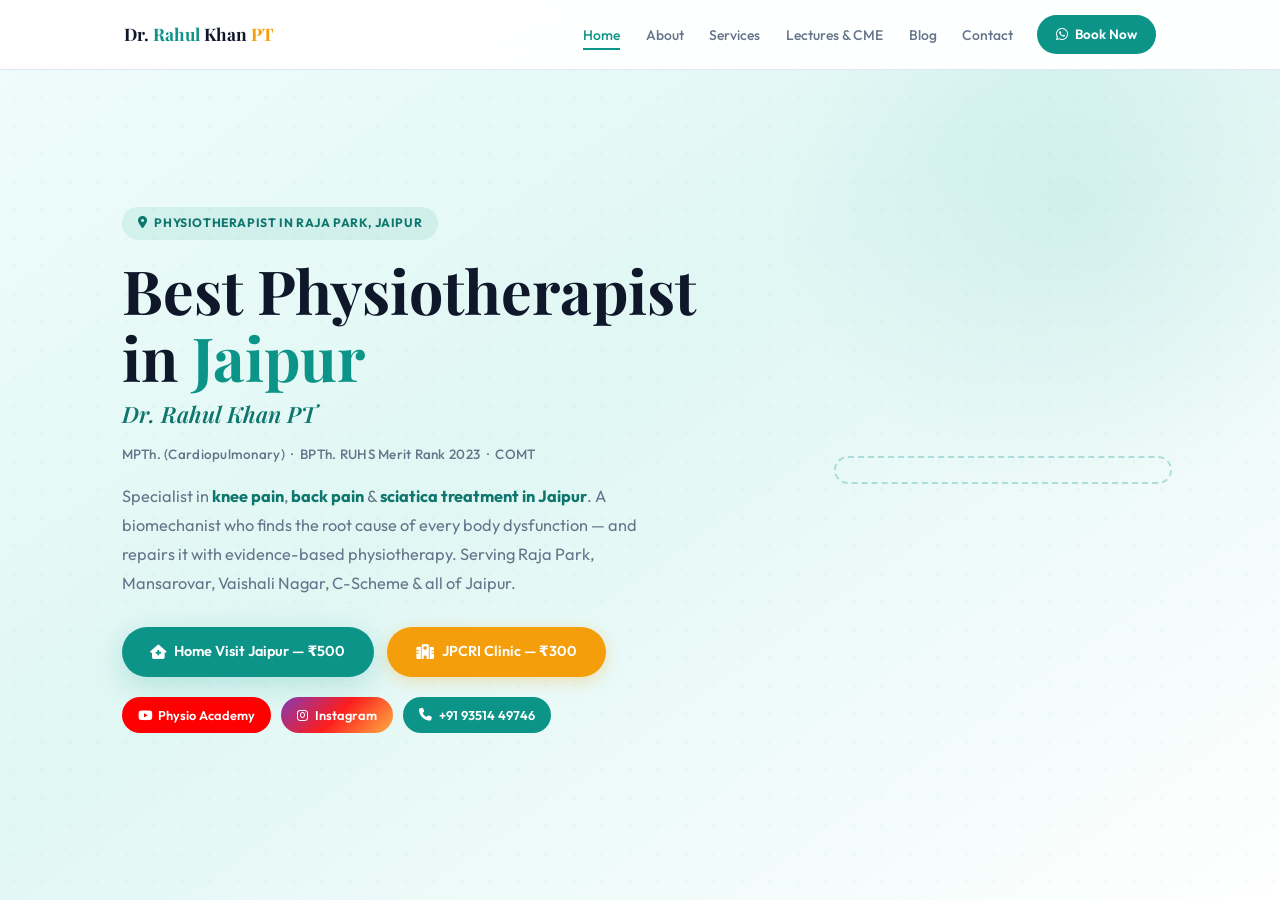
<file: index.html>
<!DOCTYPE html>
<html lang="en" itemscope itemtype="https://schema.org/WebPage">
<head>
  <meta charset="UTF-8" />
  <meta name="viewport" content="width=device-width, initial-scale=1.0"/>
  <meta http-equiv="X-UA-Compatible" content="IE=edge"/>

  <!-- ═══════════════════════════════════════════
       PRIMARY SEO META TAGS
       Rule: Title 50-60 chars | Description 150-160 chars
  ═══════════════════════════════════════════ -->
  <title>Best Physiotherapist in Jaipur | Dr. Rahul Khan PT | Knee & Back Pain Specialist</title>
  <meta name="description" content="Dr. Rahul Khan PT — Best physiotherapist in Jaipur specialising in knee pain, back pain & sciatica. Home visit ₹500, clinic at JPCRI Raja Park ₹300. Book now on WhatsApp."/>
  <meta name="keywords" content="best physiotherapist in jaipur, physiotherapist in jaipur, knee pain treatment jaipur, back pain specialist jaipur, home visit physiotherapy jaipur, physiotherapist raja park jaipur, physiotherapist mansarovar jaipur, physiotherapist vaishali nagar jaipur, physiotherapist c-scheme jaipur, sciatica treatment jaipur, cardiopulmonary rehabilitation jaipur, Dr Rahul Khan PT, JPCRI physiotherapist jaipur, physiotherapist near me jaipur"/>
  <meta name="author" content="Dr. Rahul Khan PT"/>
  <meta name="robots" content="index, follow, max-snippet:-1, max-image-preview:large, max-video-preview:-1"/>
  <meta name="googlebot" content="index, follow"/>
  <meta name="geo.region" content="IN-RJ"/>
  <meta name="geo.placename" content="Jaipur, Rajasthan, India"/>
  <meta name="geo.position" content="26.8943;75.8167"/>
  <meta name="ICBM" content="26.8943, 75.8167"/>
  <link rel="canonical" href="https://www.drrahulkhanpt.com/index.html"/>

  <!-- ═══════════════════════════════════════════
       OPEN GRAPH — WhatsApp, Facebook, LinkedIn
  ═══════════════════════════════════════════ -->
  <meta property="og:type"        content="website"/>
  <meta property="og:url"         content="https://www.drrahulkhanpt.com"/>
  <meta property="og:title"       content="Best Physiotherapist in Jaipur | Dr. Rahul Khan PT"/>
  <meta property="og:description" content="Knee pain, back pain & cardiopulmonary rehab specialist in Jaipur. Home visit ₹500 | Clinic at JPCRI Raja Park ₹300. Book on WhatsApp now."/>
  <meta property="og:image"       content="https://www.drrahulkhanpt.com/dr-rahul.png"/>
  <meta property="og:locale"      content="en_IN"/>
  <meta property="og:site_name"   content="Dr. Rahul Khan PT — Physiotherapist Jaipur"/>

  <!-- ═══════════════════════════════════════════
       TWITTER CARD
  ═══════════════════════════════════════════ -->
  <meta name="twitter:card"        content="summary_large_image"/>
  <meta name="twitter:title"       content="Best Physiotherapist in Jaipur | Dr. Rahul Khan PT"/>
  <meta name="twitter:description" content="Knee pain, back pain & cardiopulmonary rehab. Home visit ₹500 | JPCRI Raja Park ₹300."/>
  <meta name="twitter:image"       content="https://www.drrahulkhanpt.com/dr-rahul.png"/>

  <!-- ═══════════════════════════════════════════
       SCHEMA MARKUP — BLOCK 1: LocalBusiness / Physician
       This tells Google exactly who you are, where you are,
       what you treat, your price range and contact details.
  ═══════════════════════════════════════════ -->
  <script type="application/ld+json">
  {
    "@context": "https://schema.org",
    "@type": ["Physician", "LocalBusiness", "MedicalBusiness"],
    "@id": "https://www.drrahulkhanpt.com/#physician",
    "name": "Dr. Rahul Khan PT",
    "alternateName": "Dr. Rahul Khan Physiotherapist Jaipur",
    "description": "Best physiotherapist in Jaipur specialising in knee pain, back pain, sciatica, cervical pain and cardiopulmonary rehabilitation. Serving Raja Park, Mansarovar, Vaishali Nagar, C-Scheme and all of Jaipur.",
    "url": "https://www.drrahulkhanpt.com",
    "logo": "https://www.drrahulkhanpt.com/dr-rahul.png",
    "image": "https://www.drrahulkhanpt.com/dr-rahul.png",
    "telephone": "+91-9351449746",
    "priceRange": "₹300 - ₹500",
    "currenciesAccepted": "INR",
    "paymentAccepted": "Cash, UPI",
    "address": {
      "@type": "PostalAddress",
      "streetAddress": "JPCRI, Raja Park",
      "addressLocality": "Jaipur",
      "addressRegion": "Rajasthan",
      "postalCode": "302004",
      "addressCountry": "IN"
    },
    "geo": {
      "@type": "GeoCoordinates",
      "latitude": "26.8943",
      "longitude": "75.8167"
    },
    "areaServed": [
      { "@type": "City", "name": "Jaipur" },
      { "@type": "Neighborhood", "name": "Raja Park, Jaipur" },
      { "@type": "Neighborhood", "name": "Mansarovar, Jaipur" },
      { "@type": "Neighborhood", "name": "Vaishali Nagar, Jaipur" },
      { "@type": "Neighborhood", "name": "C-Scheme, Jaipur" }
    ],
    "sameAs": [
      "https://youtube.com/@drpacademy",
      "https://www.instagram.com/dr_rahulkhan100825"
    ],
    "medicalSpecialty": [
      "Physiotherapy",
      "Cardiopulmonary Rehabilitation",
      "Biomechanics",
      "Orthopedic Manual Therapy",
      "Musculoskeletal Physiotherapy"
    ],
    "knowsAbout": [
      "Knee Pain Treatment",
      "Back Pain Treatment",
      "Sciatica Treatment",
      "Cardiopulmonary Rehabilitation",
      "Cervical Spondylosis",
      "Biomechanics",
      "COPD Rehabilitation",
      "Post-COVID Physiotherapy"
    ],
    "hasCredential": [
      {
        "@type": "EducationalOccupationalCredential",
        "credentialCategory": "degree",
        "name": "MPTh. (Cardiopulmonary)",
        "recognizedBy": { "@type": "Organization", "name": "Rajasthan University of Health Sciences" }
      },
      {
        "@type": "EducationalOccupationalCredential",
        "credentialCategory": "degree",
        "name": "BPTh. — RUHS Merit Rank Holder 2023",
        "recognizedBy": { "@type": "Organization", "name": "Rajasthan University of Health Sciences" }
      },
      {
        "@type": "EducationalOccupationalCredential",
        "credentialCategory": "certification",
        "name": "COMT — Certified Orthopedic Manual Therapist"
      }
    ],
    "openingHoursSpecification": [
      {
        "@type": "OpeningHoursSpecification",
        "dayOfWeek": ["Monday","Tuesday","Wednesday","Thursday","Friday","Saturday"],
        "opens": "09:00",
        "closes": "20:00"
      }
    ],
    "hasOfferCatalog": {
      "@type": "OfferCatalog",
      "name": "Physiotherapy Services in Jaipur",
      "itemListElement": [
        {
          "@type": "Offer",
          "name": "Home Visit Physiotherapy Jaipur",
          "description": "Physiotherapy home visit service across Jaipur — Raja Park, Mansarovar, Vaishali Nagar, C-Scheme",
          "price": "500",
          "priceCurrency": "INR"
        },
        {
          "@type": "Offer",
          "name": "Clinic Physiotherapy at JPCRI Raja Park Jaipur",
          "description": "Offline physiotherapy consultation at JPCRI, Raja Park, Jaipur",
          "price": "300",
          "priceCurrency": "INR"
        }
      ]
    }
  }
  </script>

  <!-- ═══════════════════════════════════════════
       SCHEMA MARKUP — BLOCK 2: WebSite + SearchAction
       Enables Google Sitelinks search box
  ═══════════════════════════════════════════ -->
  <script type="application/ld+json">
  {
    "@context": "https://schema.org",
    "@type": "WebSite",
    "@id": "https://www.drrahulkhanpt.com/#website",
    "url": "https://www.drrahulkhanpt.com",
    "name": "Dr. Rahul Khan PT — Best Physiotherapist in Jaipur",
    "description": "Official website of Dr. Rahul Khan PT, physiotherapist in Jaipur specialising in knee pain, back pain and cardiopulmonary rehabilitation.",
    "publisher": { "@id": "https://www.drrahulkhanpt.com/#physician" },
    "inLanguage": "en-IN"
  }
  </script>

  <!-- ═══════════════════════════════════════════
       SCHEMA MARKUP — BLOCK 3: BreadcrumbList
       Helps Google show your site structure in search results
  ═══════════════════════════════════════════ -->
  <script type="application/ld+json">
  {
    "@context": "https://schema.org",
    "@type": "BreadcrumbList",
    "itemListElement": [
      { "@type": "ListItem", "position": 1, "name": "Home",         "item": "https://www.drrahulkhanpt.com/index.html" },
      { "@type": "ListItem", "position": 2, "name": "About",        "item": "https://www.drrahulkhanpt.com/about.html" },
      { "@type": "ListItem", "position": 3, "name": "Services",     "item": "https://www.drrahulkhanpt.com/services.html" },
      { "@type": "ListItem", "position": 4, "name": "Lectures/CME", "item": "https://www.drrahulkhanpt.com/lectures-cme.html" },
      { "@type": "ListItem", "position": 5, "name": "Blog",         "item": "https://www.drrahulkhanpt.com/blog.html" },
      { "@type": "ListItem", "position": 6, "name": "Contact",      "item": "https://www.drrahulkhanpt.com/contact.html" }
    ]
  }
  </script>

  <!-- ═══════════════════════════════════════════
       SCHEMA MARKUP — BLOCK 4: FAQPage
       Google pulls these as featured snippets / People Also Ask
       These are your highest-value AEO answers.
  ═══════════════════════════════════════════ -->
  <script type="application/ld+json">
  {
    "@context": "https://schema.org",
    "@type": "FAQPage",
    "mainEntity": [
      {
        "@type": "Question",
        "name": "Who is the best physiotherapist in Jaipur?",
        "acceptedAnswer": {
          "@type": "Answer",
          "text": "Dr. Rahul Khan PT is one of the best physiotherapists in Jaipur, specialising in knee pain, back pain, sciatica and cardiopulmonary rehabilitation. He holds an MPTh in Cardiopulmonary Physiotherapy, is a RUHS Merit Rank Holder (2023) and a Certified Orthopedic Manual Therapist (COMT). His clinic is located at JPCRI, Raja Park, Jaipur."
        }
      },
      {
        "@type": "Question",
        "name": "Does Dr. Rahul Khan PT offer home visit physiotherapy in Jaipur?",
        "acceptedAnswer": {
          "@type": "Answer",
          "text": "Yes, Dr. Rahul Khan PT offers home visit physiotherapy across Jaipur — including Raja Park, Mansarovar, Vaishali Nagar, C-Scheme and surrounding areas — at ₹500 per session. Book via WhatsApp at +91-9351449746."
        }
      },
      {
        "@type": "Question",
        "name": "What is the consultation fee for physiotherapy at JPCRI Raja Park Jaipur?",
        "acceptedAnswer": {
          "@type": "Answer",
          "text": "The offline consultation fee at Dr. Rahul Khan's clinic at JPCRI, Raja Park, Jaipur is ₹300 per session. This includes a full biomechanical assessment and personalised treatment plan."
        }
      },
      {
        "@type": "Question",
        "name": "Can physiotherapy cure knee pain in Jaipur?",
        "acceptedAnswer": {
          "@type": "Answer",
          "text": "Yes, physiotherapy is highly effective for knee pain including osteoarthritis, ligament injuries and post-surgical rehabilitation. Dr. Rahul Khan PT in Jaipur uses biomechanical assessment and evidence-based physiotherapy to treat the root cause of knee pain and restore full mobility."
        }
      },
      {
        "@type": "Question",
        "name": "What is the best treatment for back pain and sciatica in Jaipur?",
        "acceptedAnswer": {
          "@type": "Answer",
          "text": "Physiotherapy is the most effective non-surgical treatment for back pain and sciatica. Dr. Rahul Khan PT, a biomechanics specialist in Jaipur, uses manual therapy (COMT), targeted exercises and nerve mobilisation to treat lumbar disc herniation, sciatica and chronic back pain."
        }
      },
      {
        "@type": "Question",
        "name": "Where is Dr. Rahul Khan PT's clinic in Jaipur?",
        "acceptedAnswer": {
          "@type": "Answer",
          "text": "Dr. Rahul Khan PT's clinic is at JPCRI, Raja Park, Jaipur, Rajasthan. He also offers home visit physiotherapy across Jaipur. Contact: +91-9351449746."
        }
      }
    ]
  }
  </script>

  <!-- ═══════════════════════════════════════════
       FONTS & ICONS
  ═══════════════════════════════════════════ -->
  <link rel="preconnect" href="https://fonts.googleapis.com"/>
  <link rel="preconnect" href="https://fonts.gstatic.com" crossorigin/>
  <link href="https://fonts.googleapis.com/css2?family=Playfair+Display:ital,wght@0,600;0,700;1,400&family=Outfit:wght@300;400;500;600;700&display=swap" rel="stylesheet"/>
  <link rel="stylesheet" href="https://cdnjs.cloudflare.com/ajax/libs/font-awesome/6.5.0/css/all.min.css"/>

  <!-- ═══ YOUR STYLESHEET ═══ -->
  <link rel="stylesheet" href="styles.css"/>
</head>

<body itemscope itemtype="https://schema.org/WebPage">

  <!-- ════════════════════════════════
       NAVIGATION
       NOTE: aria-labels added for accessibility + SEO
  ════════════════════════════════ -->
  <nav class="navbar" id="navbar" role="navigation" aria-label="Main navigation">
    <div class="nav-container">
      <a href="index.html" class="nav-logo" aria-label="Dr. Rahul Khan PT - Home">
        Dr. <span>Rahul</span> Khan <em>PT</em>
      </a>
      <ul class="nav-links" id="navLinks" role="menubar">
        <li role="none"><a href="index.html"        class="active" role="menuitem">Home</a></li>
        <li role="none"><a href="about.html"                       role="menuitem">About</a></li>
        <li role="none"><a href="services.html"                    role="menuitem">Services</a></li>
        <li role="none"><a href="lectures-cme.html"                role="menuitem">Lectures &amp; CME</a></li>
        <li role="none"><a href="blog.html"                        role="menuitem">Blog</a></li>
        <li role="none"><a href="contact.html"                     role="menuitem">Contact</a></li>
      </ul>
      <a href="https://wa.me/919351449746?text=Hi%20Dr.%20Rahul,%20I%20want%20to%20book%20an%20appointment%20in%20Jaipur."
         class="btn-nav" target="_blank" rel="noopener"
         aria-label="Book appointment with Dr. Rahul Khan PT on WhatsApp">
        <i class="fab fa-whatsapp" aria-hidden="true"></i> Book Now
      </a>
      <button class="hamburger" id="hamburger" aria-label="Open navigation menu" aria-expanded="false">
        <span></span><span></span><span></span>
      </button>
    </div>
  </nav>

  <!-- ════════════════════════════════
       HERO
       H1 contains primary keyword naturally.
       Image alt text is keyword-rich.
  ════════════════════════════════ -->
  <section class="hero" id="home" aria-label="Introduction">
    <div class="hero-bg-shape" aria-hidden="true"></div>
    <div class="hero-bg-dots"  aria-hidden="true"></div>
    <div class="container hero-container">

      <div class="hero-text">
        <div class="hero-badge">
          <i class="fas fa-map-marker-alt" aria-hidden="true"></i>
          Physiotherapist in Raja Park, Jaipur
        </div>

        <!-- H1 — Most important tag on page. Contains primary keyword. -->
        <h1 class="hero-heading">
          Best Physiotherapist<br/>in <span class="highlight">Jaipur</span>
        </h1>
        <p class="hero-name-sub">Dr. Rahul Khan PT</p>
        <p class="hero-quals">
          MPTh. (Cardiopulmonary) &nbsp;·&nbsp; BPTh. RUHS Merit Rank 2023 &nbsp;·&nbsp; COMT
        </p>

        <!-- Tagline: secondary keywords woven in naturally -->
        <p class="hero-tagline">
          Specialist in <strong>knee pain</strong>, <strong>back pain</strong> &amp; <strong>sciatica treatment in Jaipur</strong>.
          A biomechanist who finds the root cause of every body dysfunction — and repairs it with evidence-based physiotherapy.
          Serving Raja Park, Mansarovar, Vaishali Nagar, C-Scheme &amp; all of Jaipur.
        </p>

        <div class="hero-btns">
          <a href="https://wa.me/919351449746?text=Hi%20Dr.%20Rahul,%20I%20want%20to%20book%20a%20home%20visit%20physiotherapy%20in%20Jaipur."
             class="btn-primary" target="_blank" rel="noopener"
             aria-label="Book home visit physiotherapy in Jaipur — ₹500">
            <i class="fas fa-house-medical" aria-hidden="true"></i> Home Visit Jaipur — ₹500
          </a>
          <a href="https://wa.me/919351449746?text=Hi%20Dr.%20Rahul,%20I%20want%20to%20book%20a%20clinic%20appointment%20at%20JPCRI%20Raja%20Park%20Jaipur."
             class="btn-secondary" target="_blank" rel="noopener"
             aria-label="Book clinic appointment at JPCRI Raja Park Jaipur — ₹300">
            <i class="fas fa-hospital" aria-hidden="true"></i> JPCRI Clinic — ₹300
          </a>
        </div>

        <div class="hero-socials">
          <a href="https://youtube.com/@drpacademy" target="_blank" rel="noopener"
             class="social-pill yt" aria-label="Dr. Rahul's Physio Academy on YouTube">
            <i class="fab fa-youtube" aria-hidden="true"></i> Physio Academy
          </a>
          <a href="https://www.instagram.com/dr_rahulkhan100825" target="_blank" rel="noopener"
             class="social-pill ig" aria-label="Dr. Rahul Khan PT on Instagram">
            <i class="fab fa-instagram" aria-hidden="true"></i> Instagram
          </a>
          <a href="tel:+919351449746" class="social-pill call" aria-label="Call Dr. Rahul Khan PT">
            <i class="fas fa-phone" aria-hidden="true"></i> +91 93514 49746
          </a>
        </div>
      </div>

      <div class="hero-photo-wrap">
        <div class="hero-photo-card">
          <div class="photo-ring" aria-hidden="true"></div>
          <!-- Alt text: keyword-rich, descriptive -->
          <img src="[data-uri]
</file>
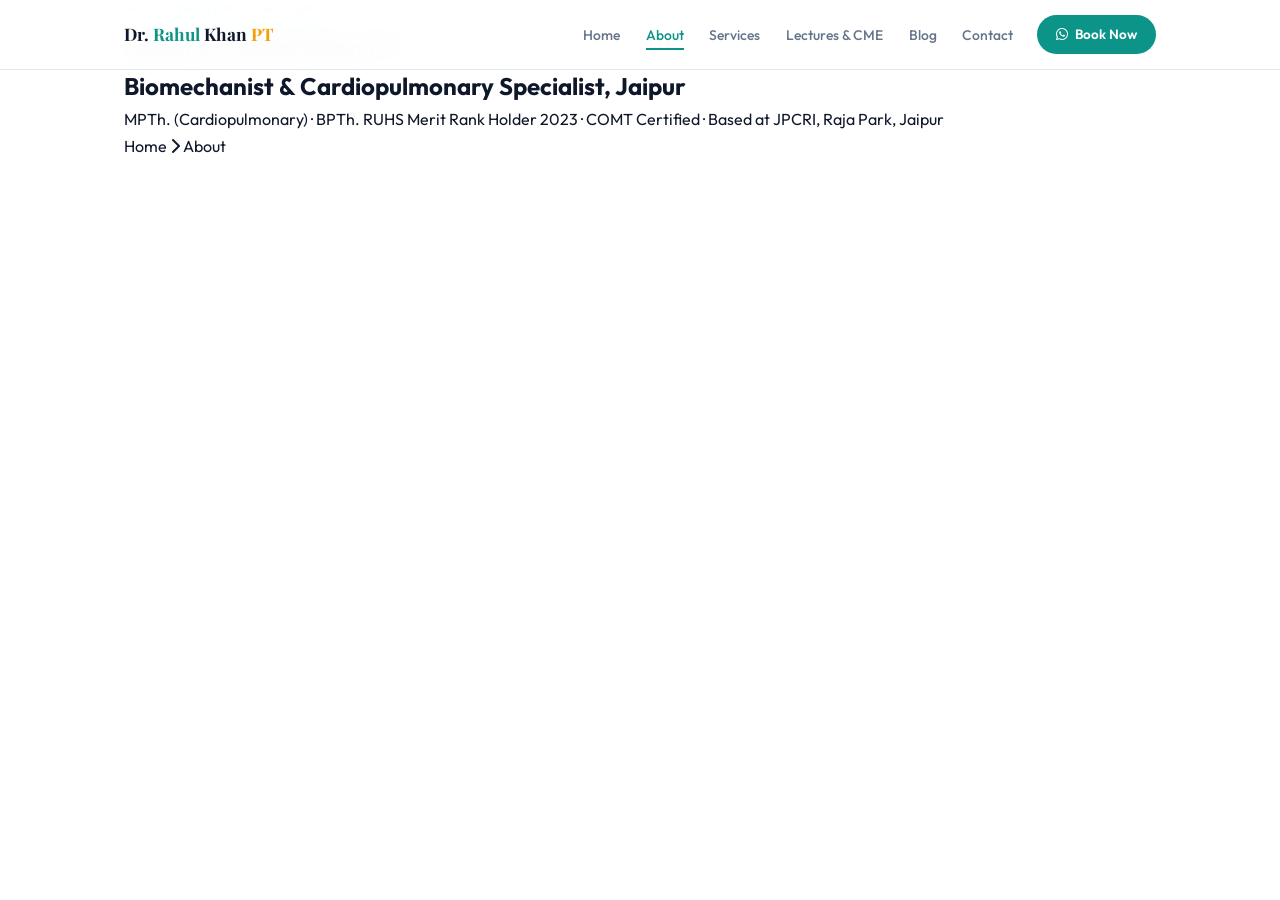
<file: about.html>
<!DOCTYPE html>
<html lang="en" itemscope itemtype="https://schema.org/WebPage">
<head>
  <meta charset="UTF-8"/>
  <meta name="viewport" content="width=device-width, initial-scale=1.0"/>
  <meta http-equiv="X-UA-Compatible" content="IE=edge"/>

  <!-- ═══ SEO META TAGS ═══ -->
  <title>About Dr. Rahul Khan PT | Best Physiotherapist in Jaipur | Biomechanist & Cardiopulmonary Specialist</title>
  <meta name="description" content="Dr. Rahul Khan PT — MPTh Cardiopulmonary, RUHS Merit Rank Holder 2023, COMT Certified. Best physiotherapist in Jaipur specialising in knee pain, back pain & cardiopulmonary rehab at JPCRI Raja Park."/>
  <meta name="keywords" content="about Dr Rahul Khan PT, best physiotherapist jaipur, physiotherapist raja park jaipur, MPTh cardiopulmonary jaipur, COMT certified physiotherapist jaipur, biomechanist jaipur, cardiopulmonary rehabilitation specialist jaipur, RUHS merit rank physiotherapist jaipur"/>
  <meta name="robots" content="index, follow"/>
  <meta name="author" content="Dr. Rahul Khan PT"/>
  <meta name="geo.region" content="IN-RJ"/>
  <meta name="geo.placename" content="Jaipur, Rajasthan, India"/>
  <link rel="canonical" href="https://www.drrahulkhanpt.com/about.html"/>

  <!-- ═══ OPEN GRAPH ═══ -->
  <meta property="og:type"        content="profile"/>
  <meta property="og:url"         content="https://www.drrahulkhanpt.com/about.html"/>
  <meta property="og:title"       content="About Dr. Rahul Khan PT — Best Physiotherapist in Jaipur"/>
  <meta property="og:description" content="MPTh Cardiopulmonary, RUHS Merit Rank Holder, COMT Certified. Knee pain, back pain & cardiopulmonary rehab specialist in Jaipur."/>
  <meta property="og:image"       content="https://www.drrahulkhanpt.com/dr-rahul.png"/>
  <meta property="og:locale"      content="en_IN"/>

  <!-- ═══ SCHEMA — Person / Physician ═══ -->
  <script type="application/ld+json">
  {
    "@context": "https://schema.org",
    "@type": ["Physician", "Person"],
    "@id": "https://www.drrahulkhanpt.com/#physician",
    "name": "Dr. Rahul Khan PT",
    "givenName": "Rahul",
    "familyName": "Khan",
    "honorificPrefix": "Dr.",
    "honorificSuffix": "PT",
    "jobTitle": "Physiotherapist & Biomechanist",
    "description": "Dr. Rahul Khan PT is the best physiotherapist in Jaipur, specialising in knee pain, back pain, sciatica and cardiopulmonary rehabilitation. He is an MPTh (Cardiopulmonary) graduate, RUHS Merit Rank Holder 2023 and COMT certified manual therapist based at JPCRI, Raja Park, Jaipur.",
    "url": "https://www.drrahulkhanpt.com/about.html",
    "image": "https://www.drrahulkhanpt.com/dr-rahul.png",
    "telephone": "+91-9351449746",
    "address": {
      "@type": "PostalAddress",
      "streetAddress": "JPCRI, Raja Park",
      "addressLocality": "Jaipur",
      "addressRegion": "Rajasthan",
      "postalCode": "302004",
      "addressCountry": "IN"
    },
    "alumniOf": {
      "@type": "CollegeOrUniversity",
      "name": "Rajasthan University of Health Sciences (RUHS)",
      "address": { "@type": "PostalAddress", "addressLocality": "Jaipur", "addressCountry": "IN" }
    },
    "hasCredential": [
      {
        "@type": "EducationalOccupationalCredential",
        "credentialCategory": "degree",
        "name": "MPTh. (Cardiopulmonary Physiotherapy)",
        "recognizedBy": { "@type": "Organization", "name": "Rajasthan University of Health Sciences" }
      },
      {
        "@type": "EducationalOccupationalCredential",
        "credentialCategory": "degree",
        "name": "BPTh. — RUHS Merit Rank Holder 2023",
        "recognizedBy": { "@type": "Organization", "name": "Rajasthan University of Health Sciences" }
      },
      {
        "@type": "EducationalOccupationalCredential",
        "credentialCategory": "certification",
        "name": "COMT — Certified Orthopedic Manual Therapist"
      }
    ],
    "knowsAbout": [
      "Knee Pain Treatment Jaipur",
      "Back Pain & Sciatica Treatment Jaipur",
      "Cardiopulmonary Rehabilitation Jaipur",
      "Biomechanics & Gait Analysis",
      "Manual Therapy — COMT",
      "Physiotherapy Home Visit Jaipur"
    ],
    "sameAs": [
      "https://youtube.com/@drpacademy",
      "https://www.instagram.com/dr_rahulkhan100825"
    ]
  }
  </script>

  <!-- ═══ BREADCRUMB SCHEMA ═══ -->
  <script type="application/ld+json">
  {
    "@context": "https://schema.org",
    "@type": "BreadcrumbList",
    "itemListElement": [
      { "@type": "ListItem", "position": 1, "name": "Home",  "item": "https://www.drrahulkhanpt.com/index.html" },
      { "@type": "ListItem", "position": 2, "name": "About", "item": "https://www.drrahulkhanpt.com/about.html" }
    ]
  }
  </script>

  <!-- ═══ FONTS & ICONS ═══ -->
  <link rel="preconnect" href="https://fonts.googleapis.com"/>
  <link rel="preconnect" href="https://fonts.gstatic.com" crossorigin/>
  <link href="https://fonts.googleapis.com/css2?family=Playfair+Display:ital,wght@0,600;0,700;1,400&family=Outfit:wght@300;400;500;600;700&display=swap" rel="stylesheet"/>
  <link rel="stylesheet" href="https://cdnjs.cloudflare.com/ajax/libs/font-awesome/6.5.0/css/all.min.css"/>
  <link rel="stylesheet" href="styles.css"/>

  <!-- ═══ ABOUT PAGE EXTRA STYLES ═══ -->
  <style>
    /* ── Timeline ── */
    .timeline { position: relative; padding-left: 2rem; margin-top: 2rem; }
    .timeline::before {
      content: '';
      position: absolute;
      left: 0; top: 6px; bottom: 0;
      width: 2px;
      background: linear-gradient(to bottom, var(--teal), var(--teal-light));
    }
    .timeline-item {
      position: relative;
      margin-bottom: 2rem;
      padding-left: 1.5rem;
    }
    .timeline-item::before {
      content: '';
      position: absolute;
      left: -2.4rem; top: 6px;
      width: 12px; height: 12px;
      border-radius: 50%;
      background: var(--teal);
      border: 2px solid white;
      box-shadow: 0 0 0 3px rgba(13,148,136,0.2);
    }
    .timeline-year {
      font-size: 0.75rem;
      font-weight: 700;
      color: var(--teal);
      letter-spacing: 0.08em;
      text-transform: uppercase;
      margin-bottom: 0.3rem;
    }
    .timeline-item h3 {
      font-family: var(--font-display);
      font-size: 1.05rem;
      font-weight: 700;
      margin-bottom: 0.3rem;
    }
    .timeline-item p {
      font-size: 0.88rem;
      color: var(--text-muted);
      line-height: 1.65;
    }

    /* ── Credential cards ── */
    .cred-grid {
      display: grid;
      grid-template-columns: repeat(auto-fit, minmax(260px, 1fr));
      gap: 1.2rem;
      margin-top: 2.5rem;
    }
    .cred-card {
      background: white;
      border: 1px solid var(--border);
      border-radius: var(--r-md);
      padding: 1.5rem;
      display: flex;
      gap: 1rem;
      align-items: flex-start;
      box-shadow: var(--shadow-xs);
      transition: all 0.3s;
    }
    .cred-card:hover { transform: translateY(-4px); box-shadow: var(--shadow-teal); border-color: var(--teal); }
    .cred-card-icon {
      width: 46px; height: 46px;
      border-radius: var(--r-sm);
      background: var(--teal-pale);
      color: var(--teal);
      display: flex; align-items: center; justify-content: center;
      font-size: 1.2rem;
      flex-shrink: 0;
    }
    .cred-card h4 { font-size: 0.95rem; font-weight: 700; margin-bottom: 0.2rem; }
    .cred-card p  { font-size: 0.82rem; color: var(--text-muted); line-height: 1.55; }

    /* ── Philosophy cards ── */
    .philosophy-grid {
      display: grid;
      grid-template-columns: repeat(auto-fit, minmax(220px, 1fr));
      gap: 1.2rem;
      margin-top: 2.5rem;
    }
    .philosophy-card {
      background: var(--teal-pale);
      border-radius: var(--r-md);
      padding: 1.5rem;
      text-align: center;
      border: 1px solid rgba(13,148,136,0.15);
      transition: all 0.3s;
    }
    .philosophy-card:hover { background: var(--teal); color: white; transform: translateY(-4px); }
    .philosophy-card:hover p { color: rgba(255,255,255,0.85); }
    .philosophy-card .p-icon { font-size: 2rem; margin-bottom: 0.8rem; }
    .philosophy-card h4 { font-size: 0.95rem; font-weight: 700; margin-bottom: 0.4rem; }
    .philosophy-card p  { font-size: 0.83rem; color: var(--text-muted); line-height: 1.6; }

    /* ── Two-column bio layout ── */
    .bio-grid {
      display: grid;
      grid-template-columns: 1fr 2fr;
      gap: 3.5rem;
      align-items: start;
      margin-top: 3rem;
    }
    .bio-photo-col { position: sticky; top: 90px; }
    .bio-photo-wrap {
      border-radius: var(--r-lg);
      overflow: hidden;
      box-shadow: var(--shadow-teal);
    }
    .bio-photo-wrap img {
      width: 100%;
      height: 420px;
      object-fit: cover;
      object-position: top;
    }
    .bio-contact-card {
      background: var(--teal);
      border-radius: var(--r-md);
      padding: 1.3rem;
      margin-top: 1rem;
      color: white;
    }
    .bio-contact-card h4 { font-size: 0.88rem; font-weight: 700; margin-bottom: 0.8rem; opacity: 0.8; letter-spacing: 0.06em; text-transform: uppercase; }
    .bio-contact-item {
      display: flex; align-items: center; gap: 0.6rem;
      font-size: 0.85rem; margin-bottom: 0.55rem;
    }
    .bio-contact-item i { opacity: 0.75; width: 14px; }
    .bio-contact-item a { color: white; }

    .bio-text h2 { font-family: var(--font-display); font-size: 1.6rem; font-weight: 700; margin-bottom: 1rem; line-height: 1.25; }
    .bio-text p  { font-size: 0.96rem; color: var(--text-muted); line-height: 1.82; margin-bottom: 1.1rem; }
    .bio-text p strong { color: var(--teal-dark); }
    .bio-text h3 { font-family: var(--font-display); font-size: 1.15rem; font-weight: 700; margin: 1.8rem 0 0.6rem; color: var(--text); }

    /* ── Expertise tags ── */
    .expertise-tags { display: flex; flex-wrap: wrap; gap: 0.5rem; margin: 1rem 0; }
    .expertise-tag {
      background: var(--teal-pale);
      color: var(--teal-dark);
      border: 1px solid rgba(13,148,136,0.2);
      padding: 0.3rem 0.9rem;
      border-radius: var(--r-pill);
      font-size: 0.8rem;
      font-weight: 600;
    }

    /* ── YouTube channel card ── */
    .yt-card {
      background: linear-gradient(135deg, #1a1a1a 0%, #2d0000 100%);
      border-radius: var(--r-md);
      padding: 1.8rem;
      color: white;
      display: flex;
      align-items: center;
      gap: 1.5rem;
      margin-top: 1.5rem;
      flex-wrap: wrap;
    }
    .yt-card-icon { font-size: 2.8rem; color: #ff0000; flex-shrink: 0; }
    .yt-card h4   { font-family: var(--font-display); font-size: 1.1rem; font-weight: 700; margin-bottom: 0.3rem; }
    .yt-card p    { font-size: 0.85rem; opacity: 0.75; line-height: 1.55; }
    .yt-btn {
      margin-left: auto;
      background: #ff0000;
      color: white;
      padding: 0.65rem 1.4rem;
      border-radius: var(--r-pill);
      font-weight: 700;
      font-size: 0.85rem;
      white-space: nowrap;
      transition: all 0.2s;
      display: inline-flex;
      align-items: center;
      gap: 0.4rem;
    }
    .yt-btn:hover { background: #cc0000; transform: translateY(-2px); color: white; }

    @media (max-width: 768px) {
      .bio-grid { grid-template-columns: 1fr; }
      .bio-photo-col { position: static; }
      .bio-photo-wrap img { height: 300px; }
      .yt-btn { margin-left: 0; }
    }
  </style>
</head>

<body>

  <!-- ════════ NAVBAR ════════ -->
  <nav class="navbar" id="navbar" role="navigation" aria-label="Main navigation">
    <div class="nav-container">
      <a href="index.html" class="nav-logo" aria-label="Dr. Rahul Khan PT - Home">
        Dr. <span>Rahul</span> Khan <em>PT</em>
      </a>
      <ul class="nav-links" id="navLinks" role="menubar">
        <li role="none"><a href="index.html"        role="menuitem">Home</a></li>
        <li role="none"><a href="about.html"  class="active" role="menuitem">About</a></li>
        <li role="none"><a href="services.html"     role="menuitem">Services</a></li>
        <li role="none"><a href="lectures-cme.html" role="menuitem">Lectures &amp; CME</a></li>
        <li role="none"><a href="blog.html"         role="menuitem">Blog</a></li>
        <li role="none"><a href="contact.html"      role="menuitem">Contact</a></li>
      </ul>
      <a href="https://wa.me/919351449746?text=Hi%20Dr.%20Rahul,%20I%20want%20to%20book%20an%20appointment."
         class="btn-nav" target="_blank" rel="noopener" aria-label="Book appointment on WhatsApp">
        <i class="fab fa-whatsapp" aria-hidden="true"></i> Book Now
      </a>
      <button class="hamburger" id="hamburger" aria-label="Open navigation menu" aria-expanded="false">
        <span></span><span></span><span></span>
      </button>
    </div>
  </nav>

  <!-- ════════ PAGE HERO ════════ -->
  <section class="page-hero" aria-label="About Dr. Rahul Khan PT">
    <div class="container">
      <p class="section-label">Physiotherapist in Jaipur</p>
      <h1>About Dr. Rahul Khan PT —<br/>Biomechanist &amp; Cardiopulmonary Specialist, Jaipur</h1>
      <p>MPTh. (Cardiopulmonary) · BPTh. RUHS Merit Rank Holder 2023 · COMT Certified · Based at JPCRI, Raja Park, Jaipur</p>
    </div>
  </section>

  <!-- ════════ BREADCRUMB ════════ -->
  <div class="breadcrumb-bar" aria-label="Breadcrumb">
    <div class="container">
      <nav class="breadcrumb" aria-label="Breadcrumb navigation">
        <a href="index.html">Home</a>
        <i class="fas fa-chevron-right" aria-hidden="true"></i>
        <span aria-current="page">About</span>
      </nav>
    </div>
  </div>

  <!-- ════════ FULL BIO ════════ -->
  <section class="section" id="bio" aria-labelledby="bio-heading">
    <div class="container">
      <div class="bio-grid">

        <!-- Left: Photo + contact -->
        <div class="bio-photo-col">
          <div class="bio-photo-wrap">
            <img src="[data-uri]
</file>
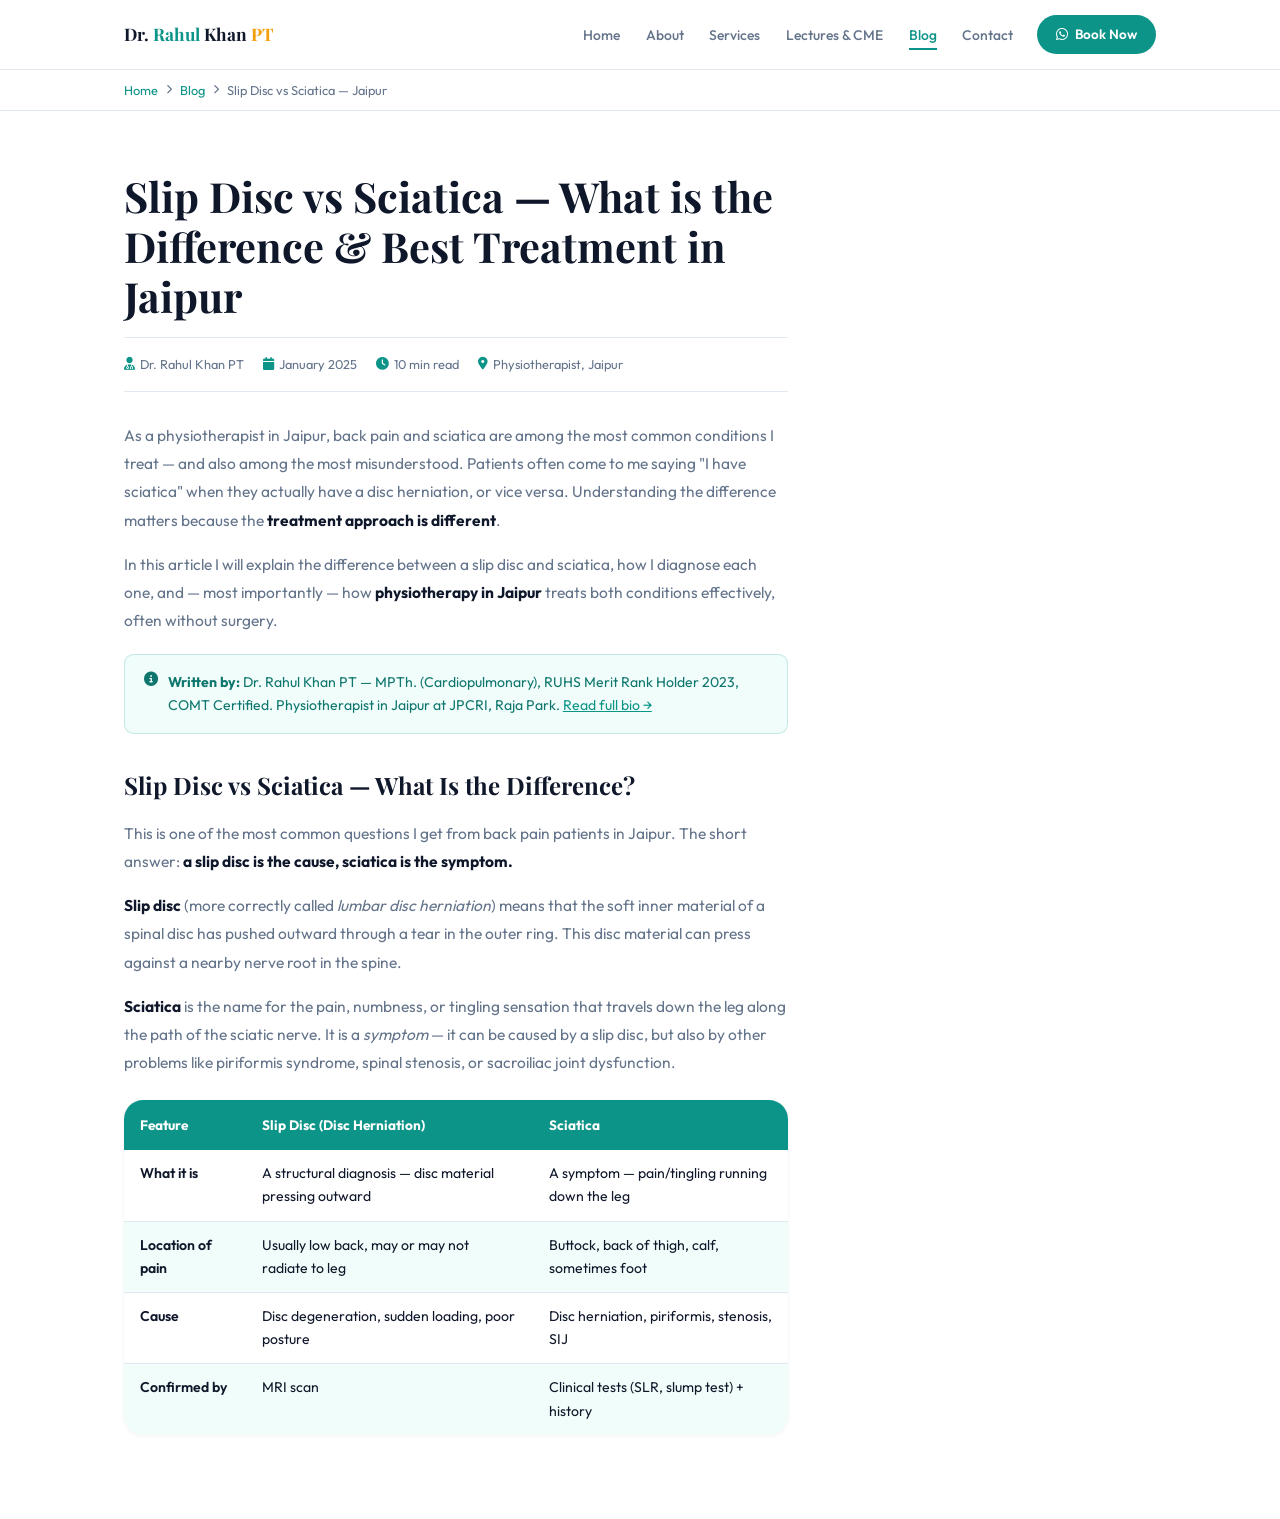
<file: back-pain-sciatica-jaipur.html>
<!DOCTYPE html>
<html lang="en">
<head>
  <meta charset="UTF-8"/>
  <meta name="viewport" content="width=device-width, initial-scale=1.0"/>

  <!-- ═══ SEO META TAGS ═══ -->
  <title>Slip Disc vs Sciatica — Difference & Best Treatment in Jaipur | Dr. Rahul Khan PT</title>
  <meta name="description" content="What is the difference between slip disc and sciatica? Dr. Rahul Khan PT explains causes, symptoms & best physiotherapy treatment for both in Jaipur. Clinic at JPCRI Raja Park ₹300 | Home visit ₹500."/>
  <meta name="keywords" content="sciatica treatment jaipur, slip disc treatment jaipur, back pain physiotherapy jaipur, lumbar disc herniation jaipur, sciatica physiotherapy jaipur, best physiotherapist back pain jaipur, back pain home visit jaipur, disc herniation treatment jaipur"/>
  <meta name="robots" content="index, follow"/>
  <meta name="author" content="Dr. Rahul Khan PT"/>
  <meta name="geo.region" content="IN-RJ"/>
  <meta name="geo.placename" content="Jaipur, Rajasthan, India"/>
  <link rel="canonical" href="https://www.drrahulkhanpt.com/blog/back-pain-sciatica-jaipur.html"/>

  <!-- ═══ OPEN GRAPH ═══ -->
  <meta property="og:type"        content="article"/>
  <meta property="og:url"         content="https://www.drrahulkhanpt.com/blog/back-pain-sciatica-jaipur.html"/>
  <meta property="og:title"       content="Slip Disc vs Sciatica — Difference & Best Treatment in Jaipur"/>
  <meta property="og:description" content="Complete guide to slip disc and sciatica — symptoms, differences and best physiotherapy treatment in Jaipur by Dr. Rahul Khan PT."/>
  <meta property="og:image"       content="https://www.drrahulkhanpt.com/dr-rahul.png"/>
  <meta property="og:locale"      content="en_IN"/>
  <meta property="article:author"         content="Dr. Rahul Khan PT"/>
  <meta property="article:published_time" content="2025-01-15"/>

  <!-- ═══ SCHEMA — BlogPosting ═══ -->
  <script type="application/ld+json">
  {
    "@context": "https://schema.org",
    "@type": "BlogPosting",
    "headline": "Slip Disc vs Sciatica — Difference & Best Treatment in Jaipur",
    "description": "A complete guide to understanding and treating lumbar disc herniation and sciatica through physiotherapy in Jaipur.",
    "url": "https://www.drrahulkhanpt.com/blog/back-pain-sciatica-jaipur.html",
    "datePublished": "2025-01-15",
    "dateModified": "2025-01-15",
    "author": {
      "@type": "Physician",
      "name": "Dr. Rahul Khan PT",
      "@id": "https://www.drrahulkhanpt.com/#physician",
      "url": "https://www.drrahulkhanpt.com/about.html"
    },
    "publisher": {
      "@type": "Organization",
      "name": "Dr. Rahul Khan PT — Physiotherapist Jaipur",
      "url": "https://www.drrahulkhanpt.com"
    },
    "mainEntityOfPage": "https://www.drrahulkhanpt.com/blog/back-pain-sciatica-jaipur.html",
    "keywords": "sciatica treatment jaipur, slip disc treatment jaipur, back pain physiotherapy jaipur",
    "articleSection": "Back Pain",
    "inLanguage": "en-IN"
  }
  </script>

  <!-- ═══ FAQ SCHEMA ═══ -->
  <script type="application/ld+json">
  {
    "@context": "https://schema.org",
    "@type": "FAQPage",
    "mainEntity": [
      {
        "@type": "Question",
        "name": "What is the difference between slip disc and sciatica?",
        "acceptedAnswer": {
          "@type": "Answer",
          "text": "A slip disc (lumbar disc herniation) is the cause — the disc material presses outward. Sciatica is the symptom — pain, numbness or tingling running down the leg along the sciatic nerve path. Most sciatica in Jaipur is caused by a slip disc, but other causes include piriformis syndrome and spinal stenosis."
        }
      },
      {
        "@type": "Question",
        "name": "Can physiotherapy cure slip disc without surgery in Jaipur?",
        "acceptedAnswer": {
          "@type": "Answer",
          "text": "Yes. Studies show that over 80% of slip disc and sciatica cases can be successfully treated with physiotherapy without surgery. Dr. Rahul Khan PT at JPCRI, Raja Park, Jaipur uses nerve mobilisation, COMT manual therapy and targeted exercise to treat disc herniation conservatively."
        }
      },
      {
        "@type": "Question",
        "name": "How long does sciatica take to heal with physiotherapy?",
        "acceptedAnswer": {
          "@type": "Answer",
          "text": "Most patients with sciatica see significant improvement within 6–10 physiotherapy sessions over 4–6 weeks. Complete recovery may take 8–12 weeks. Early physiotherapy gives much faster results than waiting."
        }
      },
      {
        "@type": "Question",
        "name": "What should I avoid if I have sciatica?",
        "acceptedAnswer": {
          "@type": "Answer",
          "text": "Avoid: prolonged sitting, bending forward with a rounded back, heavy lifting without a brace, high-impact activities like running or jumping, lying in bed all day (gentle movement is better), and exercises that reproduce your leg pain."
        }
      }
    ]
  }
  </script>

  <!-- ═══ BREADCRUMB SCHEMA ═══ -->
  <script type="application/ld+json">
  {
    "@context": "https://schema.org",
    "@type": "BreadcrumbList",
    "itemListElement": [
      {"@type": "ListItem", "position": 1, "name": "Home", "item": "https://www.drrahulkhanpt.com/index.html"},
      {"@type": "ListItem", "position": 2, "name": "Blog", "item": "https://www.drrahulkhanpt.com/blog.html"},
      {"@type": "ListItem", "position": 3, "name": "Slip Disc vs Sciatica — Jaipur", "item": "https://www.drrahulkhanpt.com/blog/back-pain-sciatica-jaipur.html"}
    ]
  }
  </script>

  <link rel="preconnect" href="https://fonts.googleapis.com"/>
  <link rel="preconnect" href="https://fonts.gstatic.com" crossorigin/>
  <link href="https://fonts.googleapis.com/css2?family=Playfair+Display:ital,wght@0,600;0,700;1,400&family=Outfit:wght@300;400;500;600;700&display=swap" rel="stylesheet"/>
  <link rel="stylesheet" href="https://cdnjs.cloudflare.com/ajax/libs/font-awesome/6.5.0/css/all.min.css"/>
  <link rel="stylesheet" href="../styles.css"/>

  <style>
    .breadcrumb-bar { background: white; border-bottom: 1px solid var(--border); padding: 0.6rem 0; }
    .breadcrumb { display: flex; align-items: center; gap: 0.5rem; font-size: 0.8rem; color: var(--text-muted); flex-wrap: wrap; }
    .breadcrumb a { color: var(--teal); }
    .breadcrumb a:hover { text-decoration: underline; }
    .breadcrumb i { font-size: 0.6rem; }

    .article-layout {
      display: grid;
      grid-template-columns: 1fr 320px;
      gap: 3rem;
      align-items: start;
      max-width: 1160px;
      margin: 0 auto;
      padding: 60px 5%;
    }

    .article-body h1 {
      font-family: var(--font-display);
      font-size: clamp(1.8rem, 3.5vw, 2.6rem);
      font-weight: 700;
      line-height: 1.2;
      color: var(--text);
      margin-bottom: 1rem;
    }
    .article-meta {
      display: flex;
      align-items: center;
      gap: 1.2rem;
      flex-wrap: wrap;
      font-size: 0.8rem;
      color: var(--text-muted);
      padding: 1rem 0;
      border-top: 1px solid var(--border);
      border-bottom: 1px solid var(--border);
      margin-bottom: 1.8rem;
    }
    .article-meta span { display: flex; align-items: center; gap: 0.3rem; }
    .article-meta i    { color: var(--teal); }
    .article-body h2 { font-family: var(--font-display); font-size: 1.5rem; font-weight: 700; margin: 2rem 0 0.8rem; color: var(--text); }
    .article-body h3 { font-family: var(--font-display); font-size: 1.15rem; font-weight: 700; margin: 1.5rem 0 0.5rem; color: var(--teal-dark); }
    .article-body p  { font-size: 0.97rem; color: var(--text-muted); line-height: 1.82; margin-bottom: 1rem; }
    .article-body p strong { color: var(--text); }
    .article-body ul, .article-body ol { padding-left: 1.2rem; margin-bottom: 1rem; }
    .article-body li { font-size: 0.95rem; color: var(--text-muted); line-height: 1.75; margin-bottom: 0.4rem; }
    .article-body a  { color: var(--teal); text-decoration: underline; }

    /* ── Comparison table ── */
    .compare-table {
      width: 100%;
      border-collapse: collapse;
      margin: 1.5rem 0;
      font-size: 0.88rem;
      border-radius: var(--r-md);
      overflow: hidden;
      box-shadow: var(--shadow-xs);
    }
    .compare-table th {
      background: var(--teal);
      color: white;
      padding: 0.85rem 1rem;
      text-align: left;
      font-weight: 700;
      font-size: 0.85rem;
    }
    .compare-table td { padding: 0.75rem 1rem; border-bottom: 1px solid var(--border); vertical-align: top; }
    .compare-table tr:nth-child(even) td { background: var(--teal-pale); }
    .compare-table tr:last-child td { border-bottom: none; }
    .compare-table td:first-child { font-weight: 600; color: var(--text); }

    /* ── Exercise cards ── */
    .exercise-card {
      background: white;
      border: 1px solid var(--border);
      border-radius: var(--r-md);
      padding: 1.5rem;
      margin: 1.2rem 0;
      box-shadow: var(--shadow-xs);
      border-left: 4px solid var(--teal);
    }
    .exercise-num {
      display: inline-flex; align-items: center; justify-content: center;
      width: 32px; height: 32px;
      background: var(--teal); color: white;
      border-radius: 50%; font-weight: 700; font-size: 0.88rem;
      margin-bottom: 0.6rem;
    }
    .exercise-card h3 { font-size: 1.05rem; font-weight: 700; margin-bottom: 0.4rem; color: var(--text); }
    .exercise-card p  { font-size: 0.88rem; color: var(--text-muted); line-height: 1.7; margin-bottom: 0.6rem; }
    .exercise-detail  { display: flex; gap: 0.6rem; flex-wrap: wrap; margin-top: 0.5rem; }
    .ex-badge {
      background: var(--teal-pale); color: var(--teal-dark);
      font-size: 0.74rem; font-weight: 600;
      padding: 0.2rem 0.7rem; border-radius: var(--r-pill);
    }

    /* ── Red flags box ── */
    .redflag-box {
      background: #fef2f2; border: 1px solid #fca5a5;
      border-radius: var(--r-sm); padding: 1rem 1.2rem; margin: 1.2rem 0;
      font-size: 0.88rem; color: #7f1d1d;
      display: flex; gap: 0.6rem; align-items: flex-start;
    }
    .redflag-box i { color: #ef4444; margin-top: 0.1rem; flex-shrink: 0; }

    /* ── Warning box ── */
    .warning-box {
      background: #fff7ed; border: 1px solid #fed7aa;
      border-radius: var(--r-sm); padding: 1rem 1.2rem; margin: 1.2rem 0;
      font-size: 0.88rem; color: #92400e;
      display: flex; gap: 0.6rem; align-items: flex-start;
    }
    .warning-box i { color: #f59e0b; margin-top: 0.1rem; flex-shrink: 0; }

    /* ── Info box ── */
    .info-box {
      background: var(--teal-pale); border: 1px solid rgba(13,148,136,0.2);
      border-radius: var(--r-sm); padding: 1rem 1.2rem; margin: 1.2rem 0;
      font-size: 0.88rem; color: var(--teal-dark);
      display: flex; gap: 0.6rem; align-items: flex-start;
    }
    .info-box i { margin-top: 0.1rem; flex-shrink: 0; }

    /* ── Stage timeline ── */
    .stages { display: flex; flex-direction: column; gap: 1rem; margin: 1rem 0; }
    .stage-item {
      display: flex; gap: 1rem; align-items: flex-start;
      background: white; border: 1px solid var(--border);
      border-radius: var(--r-sm); padding: 1rem 1.2rem;
    }
    .stage-num {
      width: 32px; height: 32px; border-radius: 50%;
      background: var(--teal); color: white;
      display: flex; align-items: center; justify-content: center;
      font-weight: 700; font-size: 0.82rem; flex-shrink: 0;
    }
    .stage-item h4 { font-size: 0.9rem; font-weight: 700; margin-bottom: 0.25rem; }
    .stage-item p  { font-size: 0.83rem; color: var(--text-muted); line-height: 1.6; margin: 0; }

    /* ── FAQ ── */
    .article-faq { margin-top: 1rem; }
    .faq-item { background: white; border: 1px solid var(--border); border-radius: var(--r-sm); overflow: hidden; margin-bottom: 0.6rem; }
    .faq-item[open] { border-color: var(--teal); }
    .faq-item summary {
      padding: 0.9rem 1.1rem; font-weight: 600; font-size: 0.92rem;
      cursor: pointer; list-style: none;
      display: flex; justify-content: space-between; align-items: center; gap: 0.8rem;
    }
    .faq-item summary::-webkit-details-marker { display: none; }
    .faq-item summary::after { content: '+'; font-size: 1.2rem; color: var(--teal); font-weight: 300; flex-shrink: 0; transition: transform 0.3s; }
    .faq-item[open] summary::after { transform: rotate(45deg); }
    .faq-item[open] summary { color: var(--teal-dark); }
    .faq-answer { padding: 0 1.1rem 0.9rem; font-size: 0.88rem; color: var(--text-muted); line-height: 1.72; }

    /* ── Sidebar ── */
    .article-sidebar { position: sticky; top: 90px; }
    .sidebar-card { background: white; border: 1px solid var(--border); border-radius: var(--r-md); padding: 1.5rem; margin-bottom: 1.2rem; box-shadow: var(--shadow-xs); }
    .sidebar-card h4 { font-family: var(--font-display); font-size: 1rem; font-weight: 700; margin-bottom: 1rem; padding-bottom: 0.6rem; border-bottom: 2px solid var(--teal-pale); }
    .sidebar-doc { display: flex; align-items: center; gap: 0.8rem; margin-bottom: 1rem; }
    .sidebar-doc-img { width: 56px; height: 56px; border-radius: 50%; background: var(--teal-pale); display: flex; align-items: center; justify-content: center; font-size: 1.5rem; flex-shrink: 0; overflow: hidden; }
    .sidebar-doc-img img { width: 100%; height: 100%; object-fit: cover; object-position: top; }
    .sidebar-doc strong { display: block; font-size: 0.88rem; font-weight: 700; }
    .sidebar-doc span   { font-size: 0.76rem; color: var(--text-muted); }
    .sidebar-toc { list-style: none; }
    .sidebar-toc li { padding: 0.4rem 0; border-bottom: 1px solid var(--border); font-size: 0.84rem; }
    .sidebar-toc li:last-child { border-bottom: none; }
    .sidebar-toc a { color: var(--teal); }
    .sidebar-toc a:hover { text-decoration: underline; }
    .related-link { display: flex; align-items: center; gap: 0.6rem; padding: 0.6rem 0; border-bottom: 1px solid var(--border); font-size: 0.84rem; color: var(--text); transition: color 0.2s; }
    .related-link:last-child { border-bottom: none; }
    .related-link:hover { color: var(--teal); }
    .related-link i { color: var(--teal); font-size: 0.75rem; flex-shrink: 0; }

    @media (max-width: 900px) {
      .article-layout { grid-template-columns: 1fr; padding: 40px 5%; }
      .article-sidebar { position: static; }
    }
  </style>
</head>

<body>

  <!-- ════════ NAVBAR ════════ -->
  <nav class="navbar" id="navbar" role="navigation" aria-label="Main navigation">
    <div class="nav-container">
      <a href="../index.html" class="nav-logo">Dr. <span>Rahul</span> Khan <em>PT</em></a>
      <ul class="nav-links" id="navLinks" role="menubar">
        <li role="none"><a href="../index.html"        role="menuitem">Home</a></li>
        <li role="none"><a href="../about.html"        role="menuitem">About</a></li>
        <li role="none"><a href="../services.html"     role="menuitem">Services</a></li>
        <li role="none"><a href="../lectures-cme.html" role="menuitem">Lectures &amp; CME</a></li>
        <li role="none"><a href="../blog.html" class="active" role="menuitem">Blog</a></li>
        <li role="none"><a href="../contact.html"      role="menuitem">Contact</a></li>
      </ul>
      <a href="https://wa.me/919351449746?text=Hi%20Dr.%20Rahul,%20I%20want%20to%20book%20for%20back%20pain%20or%20sciatica%20treatment%20in%20Jaipur."
         class="btn-nav" target="_blank" rel="noopener">
        <i class="fab fa-whatsapp" aria-hidden="true"></i> Book Now
      </a>
      <button class="hamburger" id="hamburger" aria-label="Open menu" aria-expanded="false">
        <span></span><span></span><span></span>
      </button>
    </div>
  </nav>

  <!-- ════════ BREADCRUMB ════════ -->
  <div class="breadcrumb-bar" style="margin-top:70px;">
    <div class="container">
      <nav class="breadcrumb" aria-label="Breadcrumb">
        <a href="../index.html">Home</a>
        <i class="fas fa-chevron-right" aria-hidden="true"></i>
        <a href="../blog.html">Blog</a>
        <i class="fas fa-chevron-right" aria-hidden="true"></i>
        <span aria-current="page">Slip Disc vs Sciatica — Jaipur</span>
      </nav>
    </div>
  </div>

  <!-- ════════ ARTICLE ════════ -->
  <div class="article-layout">

    <article class="article-body" itemscope itemtype="https://schema.org/BlogPosting">
      <meta itemprop="datePublished" content="2025-01-15"/>
      <meta itemprop="author" content="Dr. Rahul Khan PT"/>

      <h1 itemprop="headline">Slip Disc vs Sciatica — What is the Difference &amp; Best Treatment in Jaipur</h1>

      <div class="article-meta">
        <span><i class="fas fa-user-md" aria-hidden="true"></i> Dr. Rahul Khan PT</span>
        <span><i class="fas fa-calendar" aria-hidden="true"></i> January 2025</span>
        <span><i class="fas fa-clock" aria-hidden="true"></i> 10 min read</span>
        <span><i class="fas fa-map-marker-alt" aria-hidden="true"></i> Physiotherapist, Jaipur</span>
      </div>

      <div itemprop="articleBody">

        <p>As a physiotherapist in Jaipur, back pain and sciatica are among the most common conditions I treat — and also among the most misunderstood. Patients often come to me saying "I have sciatica" when they actually have a disc herniation, or vice versa. Understanding the difference matters because the <strong>treatment approach is different</strong>.</p>

        <p>In this article I will explain the difference between a slip disc and sciatica, how I diagnose each one, and — most importantly — how <strong>physiotherapy in Jaipur</strong> treats both conditions effectively, often without surgery.</p>

        <div class="info-box">
          <i class="fas fa-info-circle" aria-hidden="true"></i>
          <div><strong>Written by:</strong> Dr. Rahul Khan PT — MPTh. (Cardiopulmonary), RUHS Merit Rank Holder 2023, COMT Certified. Physiotherapist in Jaipur at JPCRI, Raja Park. <a href="../about.html">Read full bio →</a></div>
        </div>

        <h2 id="difference">Slip Disc vs Sciatica — What Is the Difference?</h2>

        <p>This is one of the most common questions I get from back pain patients in Jaipur. The short answer: <strong>a slip disc is the cause, sciatica is the symptom.</strong></p>

        <p><strong>Slip disc</strong> (more correctly called <em>lumbar disc herniation</em>) means that the soft inner material of a spinal disc has pushed outward through a tear in the outer ring. This disc material can press against a nearby nerve root in the spine.</p>

        <p><strong>Sciatica</strong> is the name for the pain, numbness, or tingling sensation that travels down the leg along the path of the sciatic nerve. It is a <em>symptom</em> — it can be caused by a slip disc, but also by other problems like piriformis syndrome, spinal stenosis, or sacroiliac joint dysfunction.</p>

        <table class="compare-table" aria-label="Comparison of slip disc and sciatica">
          <thead>
            <tr>
              <th>Feature</th>
              <th>Slip Disc (Disc Herniation)</th>
              <th>Sciatica</th>
            </tr>
          </thead>
          <tbody>
            <tr>
              <td>What it is</td>
              <td>A structural diagnosis — disc material pressing outward</td>
              <td>A symptom — pain/tingling running down the leg</td>
            </tr>
            <tr>
              <td>Location of pain</td>
              <td>Usually low back, may or may not radiate to leg</td>
              <td>Buttock, back of thigh, calf, sometimes foot</td>
            </tr>
            <tr>
              <td>Cause</td>
              <td>Disc degeneration, sudden loading, poor posture</td>
              <td>Disc herniation, piriformis, stenosis, SIJ</td>
            </tr>
            <tr>
              <td>Confirmed by</td>
              <td>MRI scan</td>
              <td>Clinical tests (SLR, slump test) + history</td>
</file>
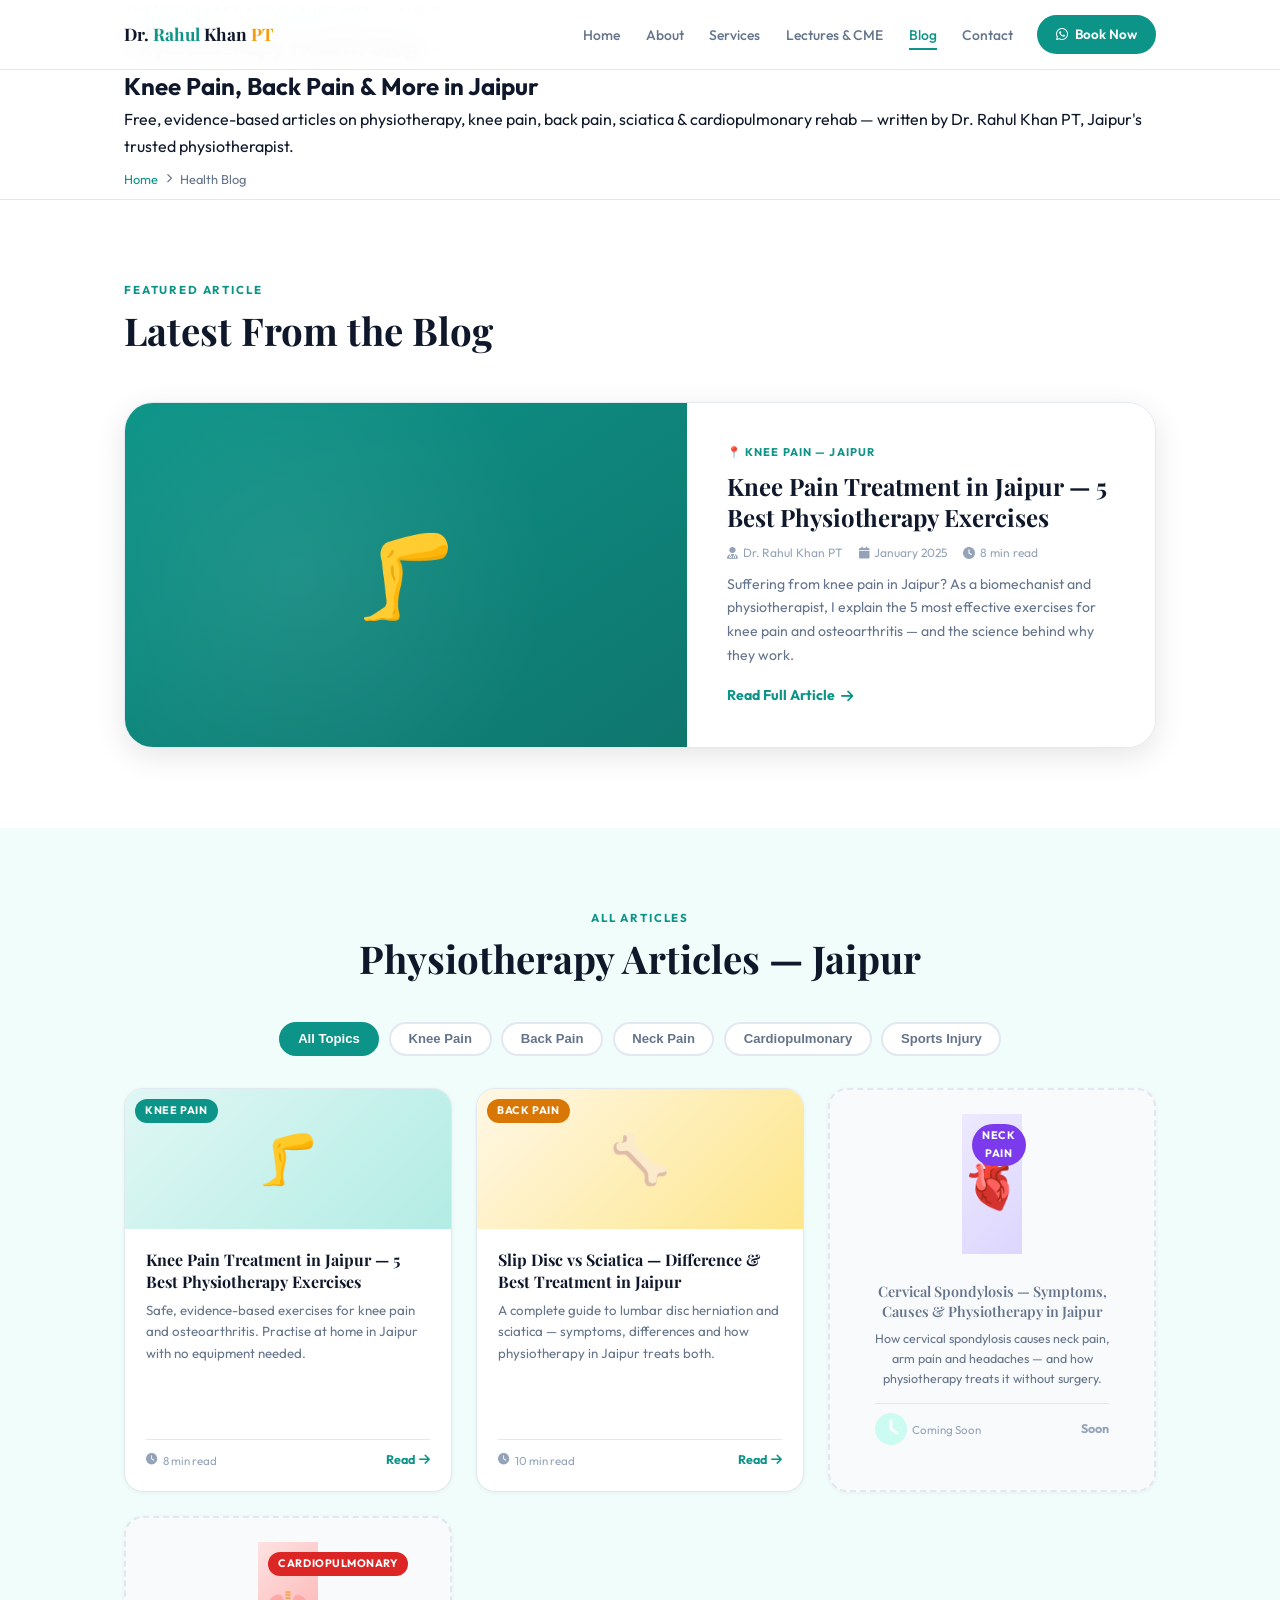
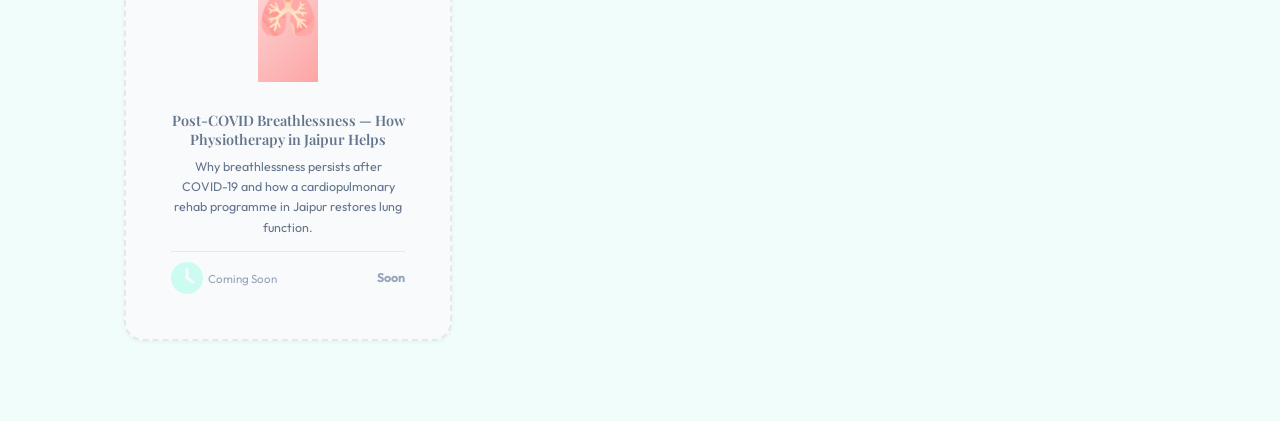
<file: blog.html>
<!DOCTYPE html>
<html lang="en" itemscope itemtype="https://schema.org/WebPage">
<head>
  <meta charset="UTF-8"/>
  <meta name="viewport" content="width=device-width, initial-scale=1.0"/>
  <meta http-equiv="X-UA-Compatible" content="IE=edge"/>

  <!-- ═══ SEO META TAGS ═══ -->
  <title>Physiotherapy Health Blog Jaipur | Knee Pain, Back Pain, Sciatica | Dr. Rahul Khan PT</title>
  <meta name="description" content="Free physiotherapy health articles by Dr. Rahul Khan PT, Jaipur. Evidence-based guides on knee pain, back pain, sciatica, cervical pain & cardiopulmonary rehab — written by Jaipur's best physiotherapist."/>
  <meta name="keywords" content="physiotherapy blog jaipur, knee pain treatment jaipur, back pain physiotherapy jaipur, sciatica treatment jaipur, neck pain jaipur, cardiopulmonary rehab jaipur, physiotherapy exercises jaipur, Dr Rahul Khan PT blog, best physiotherapist jaipur articles"/>
  <meta name="robots" content="index, follow"/>
  <meta name="author" content="Dr. Rahul Khan PT"/>
  <meta name="geo.region" content="IN-RJ"/>
  <meta name="geo.placename" content="Jaipur, Rajasthan, India"/>
  <link rel="canonical" href="https://www.drrahulkhanpt.com/blog.html"/>

  <!-- ═══ OPEN GRAPH ═══ -->
  <meta property="og:type"        content="website"/>
  <meta property="og:url"         content="https://www.drrahulkhanpt.com/blog.html"/>
  <meta property="og:title"       content="Physiotherapy Health Blog Jaipur | Dr. Rahul Khan PT"/>
  <meta property="og:description" content="Evidence-based physiotherapy articles on knee pain, back pain, sciatica & cardiopulmonary rehab by Jaipur's best physiotherapist."/>
  <meta property="og:image"       content="https://www.drrahulkhanpt.com/dr-rahul.png"/>
  <meta property="og:locale"      content="en_IN"/>

  <!-- ═══ SCHEMA — Blog ═══ -->
  <script type="application/ld+json">
  {
    "@context": "https://schema.org",
    "@type": "Blog",
    "@id": "https://www.drrahulkhanpt.com/blog.html",
    "name": "Physiotherapy Health Blog — Dr. Rahul Khan PT, Jaipur",
    "description": "Evidence-based physiotherapy articles on knee pain, back pain, sciatica, cardiopulmonary rehabilitation and more — written by Dr. Rahul Khan PT, best physiotherapist in Jaipur.",
    "url": "https://www.drrahulkhanpt.com/blog.html",
    "author": {
      "@type": "Physician",
      "name": "Dr. Rahul Khan PT",
      "@id": "https://www.drrahulkhanpt.com/#physician"
    },
    "blogPost": [
      {
        "@type": "BlogPosting",
        "headline": "Knee Pain Treatment in Jaipur — 5 Best Physiotherapy Exercises",
        "url": "https://www.drrahulkhanpt.com/blog/knee-pain-treatment-jaipur.html",
        "datePublished": "2025-01-10",
        "author": {"@type": "Physician", "name": "Dr. Rahul Khan PT"},
        "keywords": "knee pain jaipur, knee pain treatment jaipur, physiotherapy for knee pain jaipur"
      },
      {
        "@type": "BlogPosting",
        "headline": "Slip Disc vs Sciatica — Difference & Best Treatment in Jaipur",
        "url": "https://www.drrahulkhanpt.com/blog/back-pain-sciatica-jaipur.html",
        "datePublished": "2025-01-15",
        "author": {"@type": "Physician", "name": "Dr. Rahul Khan PT"},
        "keywords": "sciatica treatment jaipur, back pain jaipur, slip disc treatment jaipur"
      }
    ]
  }
  </script>

  <!-- ═══ BREADCRUMB SCHEMA ═══ -->
  <script type="application/ld+json">
  {
    "@context": "https://schema.org",
    "@type": "BreadcrumbList",
    "itemListElement": [
      {"@type": "ListItem", "position": 1, "name": "Home", "item": "https://www.drrahulkhanpt.com/index.html"},
      {"@type": "ListItem", "position": 2, "name": "Blog", "item": "https://www.drrahulkhanpt.com/blog.html"}
    ]
  }
  </script>

  <!-- ═══ FONTS & ICONS ═══ -->
  <link rel="preconnect" href="https://fonts.googleapis.com"/>
  <link rel="preconnect" href="https://fonts.gstatic.com" crossorigin/>
  <link href="https://fonts.googleapis.com/css2?family=Playfair+Display:ital,wght@0,600;0,700;1,400&family=Outfit:wght@300;400;500;600;700&display=swap" rel="stylesheet"/>
  <link rel="stylesheet" href="https://cdnjs.cloudflare.com/ajax/libs/font-awesome/6.5.0/css/all.min.css"/>
  <link rel="stylesheet" href="styles.css"/>

  <style>
    .breadcrumb-bar { background: white; border-bottom: 1px solid var(--border); padding: 0.6rem 0; }
    .breadcrumb { display: flex; align-items: center; gap: 0.5rem; font-size: 0.8rem; color: var(--text-muted); }
    .breadcrumb a { color: var(--teal); }
    .breadcrumb a:hover { text-decoration: underline; }
    .breadcrumb i { font-size: 0.6rem; }

    /* ── Featured post ── */
    .featured-post {
      display: grid;
      grid-template-columns: 1.2fr 1fr;
      gap: 0;
      border-radius: var(--r-lg);
      overflow: hidden;
      box-shadow: var(--shadow-md);
      margin-top: 3rem;
      border: 1px solid var(--border);
      transition: box-shadow 0.3s, transform 0.3s;
      text-decoration: none;
      color: inherit;
    }
    .featured-post:hover { transform: translateY(-4px); box-shadow: var(--shadow-teal); }
    .featured-post-img {
      background: linear-gradient(145deg, var(--teal), var(--teal-dark));
      min-height: 280px;
      display: flex;
      align-items: center;
      justify-content: center;
      font-size: 5rem;
      position: relative;
      overflow: hidden;
    }
    .featured-post-img::before {
      content: '';
      position: absolute;
      inset: 0;
      background: radial-gradient(circle at 30% 50%, rgba(255,255,255,0.08) 0%, transparent 60%);
    }
    .featured-post-body {
      background: white;
      padding: 2.5rem;
      display: flex;
      flex-direction: column;
      justify-content: center;
      gap: 0.6rem;
    }
    .featured-label {
      font-size: 0.7rem;
      font-weight: 700;
      letter-spacing: 0.1em;
      text-transform: uppercase;
      color: var(--teal);
    }
    .featured-post-body h2 {
      font-family: var(--font-display);
      font-size: clamp(1.15rem, 2vw, 1.5rem);
      font-weight: 700;
      line-height: 1.3;
      color: var(--text);
    }
    .featured-post-body p {
      font-size: 0.88rem;
      color: var(--text-muted);
      line-height: 1.7;
    }
    .post-meta {
      display: flex;
      align-items: center;
      gap: 1rem;
      font-size: 0.75rem;
      color: var(--text-light);
      flex-wrap: wrap;
    }
    .post-meta span { display: flex; align-items: center; gap: 0.3rem; }
    .read-more {
      display: inline-flex;
      align-items: center;
      gap: 0.4rem;
      color: var(--teal);
      font-weight: 700;
      font-size: 0.88rem;
      margin-top: 0.4rem;
      transition: gap 0.2s;
    }
    .featured-post:hover .read-more { gap: 0.8rem; }

    /* ── Blog filter ── */
    .blog-filter {
      display: flex;
      flex-wrap: wrap;
      gap: 0.6rem;
      margin: 2.5rem 0 0;
      justify-content: center;
    }
    .blog-filter-btn {
      padding: 0.45rem 1.1rem;
      border-radius: var(--r-pill);
      border: 2px solid var(--border);
      background: white;
      font-size: 0.82rem;
      font-weight: 600;
      color: var(--text-muted);
      cursor: pointer;
      transition: all 0.2s;
    }
    .blog-filter-btn:hover,
    .blog-filter-btn.active {
      border-color: var(--teal);
      background: var(--teal);
      color: white;
    }

    /* ── Blog grid ── */
    .blog-list {
      display: grid;
      grid-template-columns: repeat(auto-fill, minmax(300px, 1fr));
      gap: 1.5rem;
      margin-top: 2rem;
    }
    .blog-post-card {
      background: white;
      border: 1px solid var(--border);
      border-radius: var(--r-md);
      overflow: hidden;
      box-shadow: var(--shadow-xs);
      transition: all 0.3s;
      display: flex;
      flex-direction: column;
      text-decoration: none;
      color: inherit;
    }
    .blog-post-card:hover {
      transform: translateY(-5px);
      box-shadow: var(--shadow-teal);
      border-color: var(--teal);
    }
    .blog-post-thumb {
      height: 140px;
      display: flex;
      align-items: center;
      justify-content: center;
      font-size: 3rem;
      position: relative;
    }
    .blog-post-thumb.knee    { background: linear-gradient(135deg, #e0f7f4, #b2ece4); }
    .blog-post-thumb.back    { background: linear-gradient(135deg, #fff7e6, #fde68a); }
    .blog-post-thumb.neck    { background: linear-gradient(135deg, #ede9fe, #ddd6fe); }
    .blog-post-thumb.cardio  { background: linear-gradient(135deg, #fee2e2, #fca5a5); }
    .blog-post-thumb.sports  { background: linear-gradient(135deg, #d1fae5, #6ee7b7); }
    .blog-post-thumb.general { background: linear-gradient(135deg, #f0fdfa, #ccfbf1); }
    .bp-tag {
      position: absolute;
      top: 10px; left: 10px;
      font-size: 0.68rem;
      font-weight: 700;
      padding: 0.2rem 0.65rem;
      border-radius: var(--r-pill);
      text-transform: uppercase;
      letter-spacing: 0.05em;
      color: white;
    }
    .bp-tag.knee    { background: var(--teal); }
    .bp-tag.back    { background: #d97706; }
    .bp-tag.neck    { background: #7c3aed; }
    .bp-tag.cardio  { background: #dc2626; }
    .bp-tag.sports  { background: #059669; }
    .bp-tag.general { background: var(--teal-dark); }

    .blog-post-body {
      padding: 1.3rem;
      flex: 1;
      display: flex;
      flex-direction: column;
      gap: 0.45rem;
    }
    .blog-post-body h3 {
      font-family: var(--font-display);
      font-size: 1rem;
      font-weight: 700;
      color: var(--text);
      line-height: 1.35;
    }
    .blog-post-body p {
      font-size: 0.83rem;
      color: var(--text-muted);
      line-height: 1.62;
      flex: 1;
    }
    .blog-post-meta {
      display: flex;
      align-items: center;
      justify-content: space-between;
      font-size: 0.72rem;
      color: var(--text-light);
      margin-top: 0.4rem;
      padding-top: 0.6rem;
      border-top: 1px solid var(--border);
    }
    .blog-post-meta .read-time { display: flex; align-items: center; gap: 0.3rem; }
    .blog-post-meta .read-link {
      color: var(--teal);
      font-weight: 700;
      font-size: 0.78rem;
      display: flex;
      align-items: center;
      gap: 0.25rem;
    }

    /* ── Coming soon card ── */
    .coming-soon {
      border: 2px dashed var(--border);
      background: var(--bg-pale);
      display: flex;
      align-items: center;
      justify-content: center;
      min-height: 200px;
      flex-direction: column;
      gap: 0.5rem;
      color: var(--text-muted);
      text-align: center;
      padding: 1.5rem;
      cursor: default;
    }
    .coming-soon:hover { transform: none; box-shadow: none; border-color: var(--border); }
    .coming-soon i { font-size: 2rem; color: var(--teal-light); }
    .coming-soon h3 { font-size: 0.9rem; font-weight: 600; color: var(--text-muted); }
    .coming-soon p  { font-size: 0.78rem; }

    /* ── Newsletter CTA ── */
    .newsletter-box {
      background: linear-gradient(135deg, var(--teal-pale), #d1faf4);
      border: 1px solid rgba(13,148,136,0.2);
      border-radius: var(--r-lg);
      padding: 2.5rem;
      text-align: center;
      margin-top: 3rem;
    }
    .newsletter-box h3 { font-family: var(--font-display); font-size: 1.4rem; font-weight: 700; margin-bottom: 0.5rem; }
    .newsletter-box p  { color: var(--text-muted); font-size: 0.92rem; max-width: 500px; margin: 0 auto 1.5rem; line-height: 1.65; }

    @media (max-width: 768px) {
      .featured-post { grid-template-columns: 1fr; }
      .featured-post-img { min-height: 180px; }
    }
  </style>
</head>

<body>

  <!-- ════════ NAVBAR ════════ -->
  <nav class="navbar" id="navbar" role="navigation" aria-label="Main navigation">
    <div class="nav-container">
      <a href="index.html" class="nav-logo">Dr. <span>Rahul</span> Khan <em>PT</em></a>
      <ul class="nav-links" id="navLinks" role="menubar">
        <li role="none"><a href="index.html"                role="menuitem">Home</a></li>
        <li role="none"><a href="about.html"                role="menuitem">About</a></li>
        <li role="none"><a href="services.html"             role="menuitem">Services</a></li>
        <li role="none"><a href="lectures-cme.html"         role="menuitem">Lectures &amp; CME</a></li>
        <li role="none"><a href="blog.html" class="active"  role="menuitem">Blog</a></li>
        <li role="none"><a href="contact.html"              role="menuitem">Contact</a></li>
      </ul>
      <a href="https://wa.me/919351449746?text=Hi%20Dr.%20Rahul,%20I%20want%20to%20book%20an%20appointment."
         class="btn-nav" target="_blank" rel="noopener">
        <i class="fab fa-whatsapp" aria-hidden="true"></i> Book Now
      </a>
      <button class="hamburger" id="hamburger" aria-label="Open menu" aria-expanded="false">
        <span></span><span></span><span></span>
      </button>
    </div>
  </nav>

  <!-- ════════ PAGE HERO ════════ -->
  <section class="page-hero" aria-label="Physiotherapy health blog by Dr. Rahul Khan PT Jaipur">
    <div class="container">
      <p class="section-label">Physiotherapy Knowledge Hub — Jaipur</p>
      <h1>Physiotherapy Health Blog —<br/>Knee Pain, Back Pain &amp; More in Jaipur</h1>
      <p>Free, evidence-based articles on physiotherapy, knee pain, back pain, sciatica &amp; cardiopulmonary rehab — written by Dr. Rahul Khan PT, Jaipur's trusted physiotherapist.</p>
    </div>
  </section>

  <!-- ════════ BREADCRUMB ════════ -->
  <div class="breadcrumb-bar">
    <div class="container">
      <nav class="breadcrumb" aria-label="Breadcrumb">
        <a href="index.html">Home</a>
        <i class="fas fa-chevron-right" aria-hidden="true"></i>
        <span aria-current="page">Health Blog</span>
      </nav>
    </div>
  </div>

  <!-- ════════ FEATURED POST ════════ -->
  <section class="section" id="featured" aria-labelledby="featured-heading">
    <div class="container">
      <p class="section-label">Featured Article</p>
      <h2 class="section-title" id="featured-heading">Latest From the Blog</h2>

      <a href="blog/knee-pain-treatment-jaipur.html" class="featured-post"
         aria-label="Read: Knee Pain Treatment in Jaipur — 5 Best Physiotherapy Exercises">
        <div class="featured-post-img" aria-hidden="true">🦵</div>
        <div class="featured-post-body">
          <span class="featured-label">📍 Knee Pain — Jaipur</span>
          <h2>Knee Pain Treatment in Jaipur — 5 Best Physiotherapy Exercises</h2>
          <div class="post-meta">
            <span><i class="fas fa-user-md" aria-hidden="true"></i> Dr. Rahul Khan PT</span>
            <span><i class="fas fa-calendar" aria-hidden="true"></i> January 2025</span>
            <span><i class="fas fa-clock" aria-hidden="true"></i> 8 min read</span>
          </div>
          <p>Suffering from knee pain in Jaipur? As a biomechanist and physiotherapist, I explain the 5 most effective exercises for knee pain and osteoarthritis — and the science behind why they work.</p>
          <span class="read-more">Read Full Article <i class="fas fa-arrow-right" aria-hidden="true"></i></span>
        </div>
      </a>
    </div>
  </section>

  <!-- ════════ ALL ARTICLES ════════ -->
  <section class="section bg-pale" style="padding-top:0" id="articles" aria-labelledby="articles-heading">
    <div class="container">
      <div style="padding-top: var(--section-pad);">
        <p class="section-label text-center">All Articles</p>
        <h2 class="section-title text-center" id="articles-heading">
          Physiotherapy Articles — Jaipur
        </h2>

        <!-- Filter -->
        <div class="blog-filter" role="group" aria-label="Filter articles by topic">
          <button class="blog-filter-btn active" onclick="filterPosts('all', this)">All Topics</button>
          <button class="blog-filter-btn" onclick="filterPosts('knee', this)">Knee Pain</button>
          <button class="blog-filter-btn" onclick="filterPosts('back', this)">Back Pain</button>
          <button class="blog-filter-btn" onclick="filterPosts('neck', this)">Neck Pain</button>
          <button class="blog-filter-btn" onclick="filterPosts('cardio', this)">Cardiopulmonary</button>
          <button class="blog-filter-btn" onclick="filterPosts('sports', this)">Sports Injury</button>
        </div>

        <div class="blog-list" id="blogList">

          <!-- Post 1 — LIVE -->
          <a href="blog/knee-pain-treatment-jaipur.html" class="blog-post-card" data-cat="knee"
             aria-label="Read: Knee Pain Treatment Jaipur — 5 Best Physiotherapy Exercises">
            <div class="blog-post-thumb knee">
              <span class="bp-tag knee">Knee Pain</span>
              🦵
            </div>
            <div class="blog-post-body">
              <h3>Knee Pain Treatment in Jaipur — 5 Best Physiotherapy Exercises</h3>
              <p>Safe, evidence-based exercises for knee pain and osteoarthritis. Practise at home in Jaipur with no equipment needed.</p>
              <div class="blog-post-meta">
                <span class="read-time"><i class="fas fa-clock" aria-hidden="true"></i> 8 min read</span>
                <span class="read-link">Read <i class="fas fa-arrow-right" aria-hidden="true"></i></span>
              </div>
            </div>
          </a>

          <!-- Post 2 — LIVE -->
          <a href="blog/back-pain-sciatica-jaipur.html" class="blog-post-card" data-cat="back"
             aria-label="Read: Slip Disc vs Sciatica — Difference and Treatment in Jaipur">
            <div class="blog-post-thumb back">
              <span class="bp-tag back">Back Pain</span>
              🦴
            </div>
            <div class="blog-post-body">
              <h3>Slip Disc vs Sciatica — Difference &amp; Best Treatment in Jaipur</h3>
              <p>A complete guide to lumbar disc herniation and sciatica — symptoms, differences and how physiotherapy in Jaipur treats both.</p>
              <div class="blog-post-meta">
                <span class="read-time"><i class="fas fa-clock" aria-hidden="true"></i> 10 min read</span>
                <span class="read-link">Read <i class="fas fa-arrow-right" aria-hidden="true"></i></span>
              </div>
            </div>
          </a>

          <!-- Post 3 — Coming Soon -->
          <div class="blog-post-card coming-soon" data-cat="neck">
            <div class="blog-post-thumb neck">
              <span class="bp-tag neck">Neck Pain</span>
              🫀
            </div>
            <div class="blog-post-body">
              <h3>Cervical Spondylosis — Symptoms, Causes &amp; Physiotherapy in Jaipur</h3>
              <p>How cervical spondylosis causes neck pain, arm pain and headaches — and how physiotherapy treats it without surgery.</p>
              <div class="blog-post-meta">
                <span class="read-time"><i class="fas fa-clock" aria-hidden="true"></i> Coming Soon</span>
                <span class="read-link" style="color:var(--text-light);">Soon</span>
              </div>
            </div>
          </div>

          <!-- Post 4 — Coming Soon -->
          <div class="blog-post-card coming-soon" data-cat="cardio">
            <div class="blog-post-thumb cardio">
              <span class="bp-tag cardio">Cardiopulmonary</span>
              🫁
            </div>
            <div class="blog-post-body">
              <h3>Post-COVID Breathlessness — How Physiotherapy in Jaipur Helps</h3>
              <p>Why breathlessness persists after COVID-19 and how a cardiopulmonary rehab programme in Jaipur restores lung function.</p>
              <div class="blog-post-meta">
                <span class="read-time"><i class="fas fa-clock" aria-hidden="true"></i> Coming Soon</span>
                <span class="read-link" style="color:var(--text-light);">Soon</span>
              </div>
            </div>
          </div>

          <!-- Post 5 — Coming Soon -->
          <div class="blog-post-card coming-soon" data-cat="spor
</file>
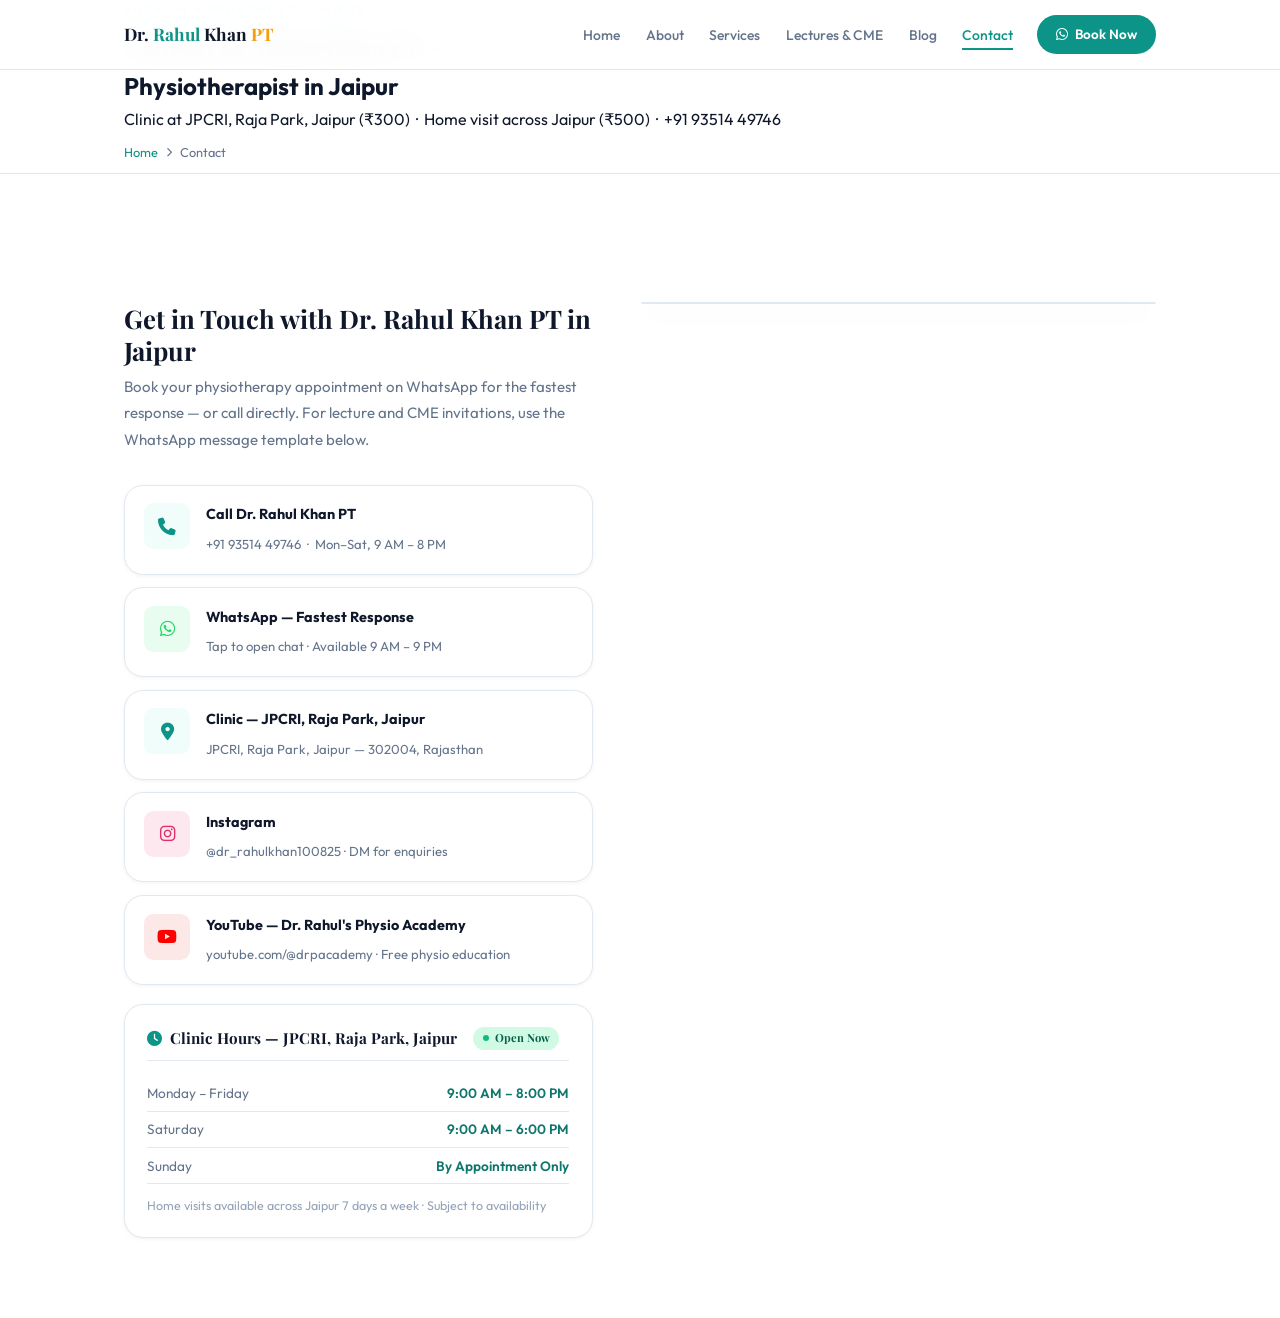
<file: contact.html>
<!DOCTYPE html>
<html lang="en" itemscope itemtype="https://schema.org/WebPage">
<head>
  <meta charset="UTF-8"/>
  <meta name="viewport" content="width=device-width, initial-scale=1.0"/>
  <meta http-equiv="X-UA-Compatible" content="IE=edge"/>

  <!-- ═══ SEO META TAGS ═══ -->
  <title>Contact Dr. Rahul Khan PT | Physiotherapist Jaipur | JPCRI Raja Park | +91 93514 49746</title>
  <meta name="description" content="Contact Dr. Rahul Khan PT — best physiotherapist in Jaipur. Clinic at JPCRI, Raja Park, Jaipur (₹300). Home visit across Jaipur (₹500). Call or WhatsApp: +91 93514 49746."/>
  <meta name="keywords" content="contact physiotherapist jaipur, physiotherapist raja park jaipur, JPCRI physiotherapist jaipur, Dr Rahul Khan PT contact, physiotherapy home visit jaipur, best physiotherapist near me jaipur, physiotherapist jaipur phone number, physiotherapist jaipur address"/>
  <meta name="robots" content="index, follow"/>
  <meta name="author" content="Dr. Rahul Khan PT"/>
  <meta name="geo.region" content="IN-RJ"/>
  <meta name="geo.placename" content="Jaipur, Rajasthan, India"/>
  <meta name="geo.position" content="26.9124;75.7873"/>
  <meta name="ICBM" content="26.9124, 75.7873"/>
  <link rel="canonical" href="https://www.drrahulkhanpt.com/contact.html"/>

  <!-- ═══ OPEN GRAPH ═══ -->
  <meta property="og:type"        content="website"/>
  <meta property="og:url"         content="https://www.drrahulkhanpt.com/contact.html"/>
  <meta property="og:title"       content="Contact Dr. Rahul Khan PT | Physiotherapist Jaipur | JPCRI Raja Park"/>
  <meta property="og:description" content="Clinic at JPCRI, Raja Park, Jaipur ₹300. Home visit across Jaipur ₹500. Book instantly on WhatsApp: +91 93514 49746."/>
  <meta property="og:image"       content="https://www.drrahulkhanpt.com/dr-rahul.png"/>
  <meta property="og:locale"      content="en_IN"/>

  <!-- ═══ SCHEMA — MedicalBusiness + LocalBusiness (max local SEO) ═══ -->
  <script type="application/ld+json">
  {
    "@context": "https://schema.org",
    "@type": ["Physician", "MedicalBusiness", "LocalBusiness"],
    "@id": "https://www.drrahulkhanpt.com/#physician",
    "name": "Dr. Rahul Khan PT — Physiotherapist Jaipur",
    "alternateName": ["Best Physiotherapist in Jaipur", "Physiotherapist Raja Park Jaipur", "JPCRI Physiotherapist Jaipur"],
    "url": "https://www.drrahulkhanpt.com",
    "image": "https://www.drrahulkhanpt.com/dr-rahul.png",
    "telephone": "+91-9351449746",
    "priceRange": "₹300 - ₹500",
    "currenciesAccepted": "INR",
    "paymentAccepted": "Cash, UPI, PhonePe, Google Pay",
    "address": {
      "@type": "PostalAddress",
      "streetAddress": "JPCRI, Raja Park",
      "addressLocality": "Jaipur",
      "addressRegion": "Rajasthan",
      "postalCode": "302004",
      "addressCountry": "IN"
    },
    "geo": {
      "@type": "GeoCoordinates",
      "latitude": "26.9124",
      "longitude": "75.7873"
    },
    "openingHoursSpecification": [
      {
        "@type": "OpeningHoursSpecification",
        "dayOfWeek": ["Monday","Tuesday","Wednesday","Thursday","Friday","Saturday"],
        "opens": "09:00",
        "closes": "20:00"
      }
    ],
    "areaServed": [
      {"@type": "City",         "name": "Jaipur"},
      {"@type": "Neighborhood", "name": "Raja Park"},
      {"@type": "Neighborhood", "name": "Mansarovar"},
      {"@type": "Neighborhood", "name": "Vaishali Nagar"},
      {"@type": "Neighborhood", "name": "C-Scheme"}
    ],
    "sameAs": [
      "https://youtube.com/@drpacademy",
      "https://www.instagram.com/dr_rahulkhan100825"
    ],
    "hasOfferCatalog": {
      "@type": "OfferCatalog",
      "name": "Physiotherapy Services Jaipur",
      "itemListElement": [
        {"@type":"Offer","name":"Home Visit Physiotherapy Jaipur","price":"500","priceCurrency":"INR"},
        {"@type":"Offer","name":"Clinic Physiotherapy JPCRI Raja Park","price":"300","priceCurrency":"INR"}
      ]
    }
  }
  </script>

  <!-- ═══ BREADCRUMB SCHEMA ═══ -->
  <script type="application/ld+json">
  {
    "@context": "https://schema.org",
    "@type": "BreadcrumbList",
    "itemListElement": [
      {"@type":"ListItem","position":1,"name":"Home",   "item":"https://www.drrahulkhanpt.com/index.html"},
      {"@type":"ListItem","position":2,"name":"Contact","item":"https://www.drrahulkhanpt.com/contact.html"}
    ]
  }
  </script>

  <!-- ═══ FAQ SCHEMA ═══ -->
  <script type="application/ld+json">
  {
    "@context": "https://schema.org",
    "@type": "FAQPage",
    "mainEntity": [
      {
        "@type": "Question",
        "name": "Where is Dr. Rahul Khan PT's clinic in Jaipur?",
        "acceptedAnswer": {
          "@type": "Answer",
          "text": "Dr. Rahul Khan PT's clinic is at JPCRI, Raja Park, Jaipur — 302004. Consultation fee ₹300 per session."
        }
      },
      {
        "@type": "Question",
        "name": "Does Dr. Rahul Khan PT do home visits in Jaipur?",
        "acceptedAnswer": {
          "@type": "Answer",
          "text": "Yes. Dr. Rahul Khan PT provides physiotherapy home visits across all areas of Jaipur including Raja Park, Mansarovar, Vaishali Nagar, C-Scheme and the entire city. Home visit fee is ₹500 per session. Book on WhatsApp: +91-9351449746."
        }
      },
      {
        "@type": "Question",
        "name": "What are the clinic timings for physiotherapy in Jaipur?",
        "acceptedAnswer": {
          "@type": "Answer",
          "text": "Dr. Rahul Khan PT's clinic at JPCRI, Raja Park, Jaipur is open Monday to Saturday, 9:00 AM to 8:00 PM. Sunday by appointment only. Book on WhatsApp: +91-9351449746."
        }
      }
    ]
  }
  </script>

  <!-- ═══ FONTS & ICONS ═══ -->
  <link rel="preconnect" href="https://fonts.googleapis.com"/>
  <link rel="preconnect" href="https://fonts.gstatic.com" crossorigin/>
  <link href="https://fonts.googleapis.com/css2?family=Playfair+Display:ital,wght@0,600;0,700;1,400&family=Outfit:wght@300;400;500;600;700&display=swap" rel="stylesheet"/>
  <link rel="stylesheet" href="https://cdnjs.cloudflare.com/ajax/libs/font-awesome/6.5.0/css/all.min.css"/>
  <link rel="stylesheet" href="styles.css"/>

  <style>
    .breadcrumb-bar { background: white; border-bottom: 1px solid var(--border); padding: 0.6rem 0; }
    .breadcrumb { display: flex; align-items: center; gap: 0.5rem; font-size: 0.8rem; color: var(--text-muted); }
    .breadcrumb a { color: var(--teal); }
    .breadcrumb a:hover { text-decoration: underline; }
    .breadcrumb i { font-size: 0.6rem; }

    /* ── Contact grid layout ── */
    .contact-grid {
      display: grid;
      grid-template-columns: 1fr 1.1fr;
      gap: 3rem;
      align-items: start;
      margin-top: 3rem;
    }

    /* ── Contact info column ── */
    .contact-info h2 {
      font-family: var(--font-display);
      font-size: 1.6rem;
      font-weight: 700;
      margin-bottom: 0.5rem;
      line-height: 1.25;
    }
    .contact-info > p {
      font-size: 0.94rem;
      color: var(--text-muted);
      line-height: 1.75;
      margin-bottom: 2rem;
    }

    /* ── Contact detail cards ── */
    .contact-detail {
      display: flex;
      align-items: flex-start;
      gap: 1rem;
      padding: 1.1rem 1.2rem;
      background: white;
      border: 1px solid var(--border);
      border-radius: var(--r-md);
      margin-bottom: 0.8rem;
      box-shadow: var(--shadow-xs);
      transition: all 0.25s;
      text-decoration: none;
      color: inherit;
    }
    .contact-detail:hover { border-color: var(--teal); box-shadow: var(--shadow-teal); transform: translateX(4px); }
    .contact-detail-icon {
      width: 46px; height: 46px;
      border-radius: var(--r-sm);
      background: var(--teal-pale);
      color: var(--teal);
      display: flex; align-items: center; justify-content: center;
      font-size: 1.1rem;
      flex-shrink: 0;
    }
    .contact-detail.whatsapp .contact-detail-icon { background: #e8fdf0; color: #25d366; }
    .contact-detail.instagram .contact-detail-icon { background: #fde8f0; color: #e1306c; }
    .contact-detail.youtube .contact-detail-icon   { background: #fde8e8; color: #ff0000; }
    .contact-detail strong { display: block; font-size: 0.9rem; font-weight: 700; margin-bottom: 0.15rem; }
    .contact-detail span   { font-size: 0.82rem; color: var(--text-muted); line-height: 1.45; }

    /* ── Hours table ── */
    .hours-card {
      background: white;
      border: 1px solid var(--border);
      border-radius: var(--r-md);
      padding: 1.3rem 1.4rem;
      margin-top: 1.2rem;
      box-shadow: var(--shadow-xs);
    }
    .hours-card h4 {
      font-family: var(--font-display);
      font-size: 0.95rem;
      font-weight: 700;
      margin-bottom: 0.9rem;
      padding-bottom: 0.6rem;
      border-bottom: 1px solid var(--border);
      display: flex;
      align-items: center;
      gap: 0.5rem;
    }
    .hours-card h4 i { color: var(--teal); }
    .hours-row {
      display: flex;
      justify-content: space-between;
      align-items: center;
      padding: 0.4rem 0;
      font-size: 0.85rem;
      border-bottom: 1px solid var(--border);
    }
    .hours-row:last-child { border-bottom: none; }
    .hours-row .day  { color: var(--text-muted); }
    .hours-row .time { font-weight: 600; color: var(--teal-dark); }
    .hours-row .time.closed { color: #ef4444; }
    .hours-badge-open {
      display: inline-flex;
      align-items: center;
      gap: 0.35rem;
      background: #d1fae5;
      color: #065f46;
      font-size: 0.7rem;
      font-weight: 700;
      padding: 0.15rem 0.6rem;
      border-radius: var(--r-pill);
      margin-left: 0.5rem;
    }
    .hours-badge-open::before { content: ''; width: 6px; height: 6px; background: #10b981; border-radius: 50%; animation: blink 1.5s ease infinite; }
    @keyframes blink { 0%,100% { opacity:1; } 50% { opacity:0.3; } }

    /* ── Map & right column ── */
    .contact-right { display: flex; flex-direction: column; gap: 1.5rem; }

    .map-card {
      background: white;
      border: 1px solid var(--border);
      border-radius: var(--r-lg);
      overflow: hidden;
      box-shadow: var(--shadow-md);
    }
    .map-embed {
      width: 100%;
      height: 300px;
      border: none;
      display: block;
    }
    .map-footer {
      padding: 1rem 1.2rem;
      display: flex;
      align-items: center;
      justify-content: space-between;
      gap: 1rem;
      flex-wrap: wrap;
      border-top: 1px solid var(--border);
    }
    .map-footer address {
      font-size: 0.84rem;
      color: var(--text-muted);
      line-height: 1.55;
      font-style: normal;
    }
    .map-footer address strong { color: var(--text); display: block; font-size: 0.88rem; margin-bottom: 0.2rem; }

    /* ── Booking card ── */
    .booking-card {
      background: linear-gradient(145deg, var(--teal), var(--teal-dark));
      border-radius: var(--r-lg);
      padding: 2rem;
      color: white;
      text-align: center;
    }
    .booking-card h3 {
      font-family: var(--font-display);
      font-size: 1.3rem;
      font-weight: 700;
      margin-bottom: 0.5rem;
    }
    .booking-card p { font-size: 0.88rem; opacity: 0.85; line-height: 1.65; margin-bottom: 1.5rem; }
    .booking-options { display: grid; grid-template-columns: 1fr 1fr; gap: 0.8rem; }
    .booking-option {
      background: rgba(255,255,255,0.12);
      border: 1px solid rgba(255,255,255,0.2);
      border-radius: var(--r-md);
      padding: 1rem;
      text-align: center;
      transition: all 0.2s;
    }
    .booking-option:hover { background: rgba(255,255,255,0.22); transform: translateY(-2px); }
    .booking-option .b-icon { font-size: 1.6rem; margin-bottom: 0.4rem; display: block; }
    .booking-option strong { display: block; font-size: 0.88rem; font-weight: 700; margin-bottom: 0.2rem; color: white; }
    .booking-option span   { font-size: 0.76rem; opacity: 0.75; }
    .booking-option .price { font-family: var(--font-display); font-size: 1.3rem; font-weight: 700; color: var(--gold); display: block; margin-top: 0.3rem; }

    /* ── Areas grid ── */
    .areas-pills { display: flex; flex-wrap: wrap; gap: 0.5rem; margin-top: 1.5rem; }
    .area-pill {
      display: flex; align-items: center; gap: 0.35rem;
      background: white; border: 1px solid var(--border);
      border-radius: var(--r-pill); padding: 0.4rem 0.9rem;
      font-size: 0.8rem; font-weight: 500; color: var(--text);
      box-shadow: var(--shadow-xs);
    }
    .area-pill i { color: var(--teal); font-size: 0.7rem; }

    /* ── FAQ ── */
    .faq-list { max-width: 720px; margin: 2rem auto 0; display: flex; flex-direction: column; gap: 0.7rem; }
    .faq-item { background: white; border: 1px solid var(--border); border-radius: var(--r-md); overflow: hidden; }
    .faq-item[open] { border-color: var(--teal); box-shadow: var(--shadow-teal); }
    .faq-item summary {
      padding: 1rem 1.3rem; font-weight: 600; font-size: 0.93rem;
      cursor: pointer; list-style: none;
      display: flex; justify-content: space-between; align-items: center; gap: 0.8rem;
    }
    .faq-item summary::-webkit-details-marker { display: none; }
    .faq-item summary::after { content: '+'; font-size: 1.3rem; color: var(--teal); font-weight: 300; flex-shrink: 0; transition: transform 0.3s; }
    .faq-item[open] summary::after { transform: rotate(45deg); }
    .faq-item[open] summary { color: var(--teal-dark); }
    .faq-answer { padding: 0 1.3rem 1rem; font-size: 0.88rem; color: var(--text-muted); line-height: 1.75; }
    .faq-answer a { color: var(--teal); }

    @media (max-width: 900px) {
      .contact-grid    { grid-template-columns: 1fr; }
      .booking-options { grid-template-columns: 1fr 1fr; }
    }
    @media (max-width: 480px) {
      .booking-options { grid-template-columns: 1fr; }
    }
  </style>
</head>

<body>

  <!-- ════════ NAVBAR ════════ -->
  <nav class="navbar" id="navbar" role="navigation" aria-label="Main navigation">
    <div class="nav-container">
      <a href="index.html" class="nav-logo">Dr. <span>Rahul</span> Khan <em>PT</em></a>
      <ul class="nav-links" id="navLinks" role="menubar">
        <li role="none"><a href="index.html"                    role="menuitem">Home</a></li>
        <li role="none"><a href="about.html"                    role="menuitem">About</a></li>
        <li role="none"><a href="services.html"                 role="menuitem">Services</a></li>
        <li role="none"><a href="lectures-cme.html"             role="menuitem">Lectures &amp; CME</a></li>
        <li role="none"><a href="blog.html"                     role="menuitem">Blog</a></li>
        <li role="none"><a href="contact.html" class="active"   role="menuitem">Contact</a></li>
      </ul>
      <a href="https://wa.me/919351449746?text=Hi%20Dr.%20Rahul,%20I%20want%20to%20book%20an%20appointment."
         class="btn-nav" target="_blank" rel="noopener">
        <i class="fab fa-whatsapp" aria-hidden="true"></i> Book Now
      </a>
      <button class="hamburger" id="hamburger" aria-label="Open menu" aria-expanded="false">
        <span></span><span></span><span></span>
      </button>
    </div>
  </nav>

  <!-- ════════ PAGE HERO ════════ -->
  <section class="page-hero" aria-label="Contact Dr. Rahul Khan PT Jaipur">
    <div class="container">
      <p class="section-label">Book an Appointment — Jaipur</p>
      <h1>Contact Dr. Rahul Khan PT —<br/>Physiotherapist in Jaipur</h1>
      <p>Clinic at JPCRI, Raja Park, Jaipur (₹300) &nbsp;·&nbsp; Home visit across Jaipur (₹500) &nbsp;·&nbsp; +91 93514 49746</p>
    </div>
  </section>

  <!-- ════════ BREADCRUMB ════════ -->
  <div class="breadcrumb-bar">
    <div class="container">
      <nav class="breadcrumb" aria-label="Breadcrumb">
        <a href="index.html">Home</a>
        <i class="fas fa-chevron-right" aria-hidden="true"></i>
        <span aria-current="page">Contact</span>
      </nav>
    </div>
  </div>

  <!-- ════════ MAIN CONTACT SECTION ════════ -->
  <section class="section" id="contact" aria-labelledby="contact-heading">
    <div class="container">
      <div class="contact-grid">

        <!-- LEFT: Contact details -->
        <div class="contact-info">
          <h2 id="contact-heading">Get in Touch with Dr. Rahul Khan PT in Jaipur</h2>
          <p>Book your physiotherapy appointment on WhatsApp for the fastest response — or call directly. For lecture and CME invitations, use the WhatsApp message template below.</p>

          <!-- Phone -->
          <a href="tel:+919351449746" class="contact-detail" aria-label="Call Dr. Rahul Khan PT">
            <div class="contact-detail-icon"><i class="fas fa-phone" aria-hidden="true"></i></div>
            <div>
              <strong>Call Dr. Rahul Khan PT</strong>
              <span>+91 93514 49746 &nbsp;·&nbsp; Mon–Sat, 9 AM – 8 PM</span>
            </div>
          </a>

          <!-- WhatsApp -->
          <a href="https://wa.me/919351449746?text=Hi%20Dr.%20Rahul,%20I%20want%20to%20book%20an%20appointment%20in%20Jaipur."
             class="contact-detail whatsapp" target="_blank" rel="noopener"
             aria-label="WhatsApp Dr. Rahul Khan PT">
            <div class="contact-detail-icon"><i class="fab fa-whatsapp" aria-hidden="true"></i></div>
            <div>
              <strong>WhatsApp — Fastest Response</strong>
              <span>Tap to open chat · Available 9 AM – 9 PM</span>
            </div>
          </a>

          <!-- Clinic address -->
          <a href="https://maps.google.com/?q=JPCRI+Raja+Park+Jaipur" target="_blank" rel="noopener"
             class="contact-detail" aria-label="Get directions to JPCRI Raja Park Jaipur">
            <div class="contact-detail-icon"><i class="fas fa-map-marker-alt" aria-hidden="true"></i></div>
            <div>
              <strong>Clinic — JPCRI, Raja Park, Jaipur</strong>
              <span>JPCRI, Raja Park, Jaipur — 302004, Rajasthan</span>
            </div>
          </a>

          <!-- Instagram -->
          <a href="https://www.instagram.com/dr_rahulkhan100825" target="_blank" rel="noopener"
             class="contact-detail instagram" aria-label="Instagram Dr. Rahul Khan PT">
            <div class="contact-detail-icon"><i class="fab fa-instagram" aria-hidden="true"></i></div>
            <div>
              <strong>Instagram</strong>
              <span>@dr_rahulkhan100825 · DM for enquiries</span>
            </div>
          </a>

          <!-- YouTube -->
          <a href="https://youtube.com/@drpacademy" target="_blank" rel="noopener"
             class="contact-detail youtube" aria-label="YouTube Dr. Rahul's Physio Academy">
            <div class="contact-detail-icon"><i class="fab fa-youtube" aria-hidden="true"></i></div>
            <div>
              <strong>YouTube — Dr. Rahul's Physio Academy</strong>
              <span>youtube.com/@drpacademy · Free physio education</span>
            </div>
          </a>

          <!-- Clinic hours -->
          <div class="hours-card" aria-label="Clinic hours JPCRI Raja Park Jaipur">
            <h4><i class="fas fa-clock" aria-hidden="true"></i> Clinic Hours — JPCRI, Raja Park, Jaipur <span class="hours-badge-open">Open Now</span></h4>
            <div class="hours-row"><span class="day">Monday – Friday</span><span class="time">9:00 AM – 8:00 PM</span></div>
            <div class="hours-row"><span class="day">Saturday</span><span class="time">9:00 AM – 6:00 PM</span></div>
            <div class="hours-row"><span class="day">Sunday</span><span class="time">By Appointment Only</span></div>
            <p style="font-size:0.78rem; color:var(--text-light); margin-top:0.7rem;">Home visits available across Jaipur 7 days a week · Subject to availability</p>
          </div>

        </div>

        <!-- RIGHT: Map + booking card -->
        <div class="contact-right">

          <!-- Map -->
          <div class="map-card" aria-label="Location map for Dr. Rahul Khan PT clinic in Raja Park Jaipur">
            <iframe
</file>
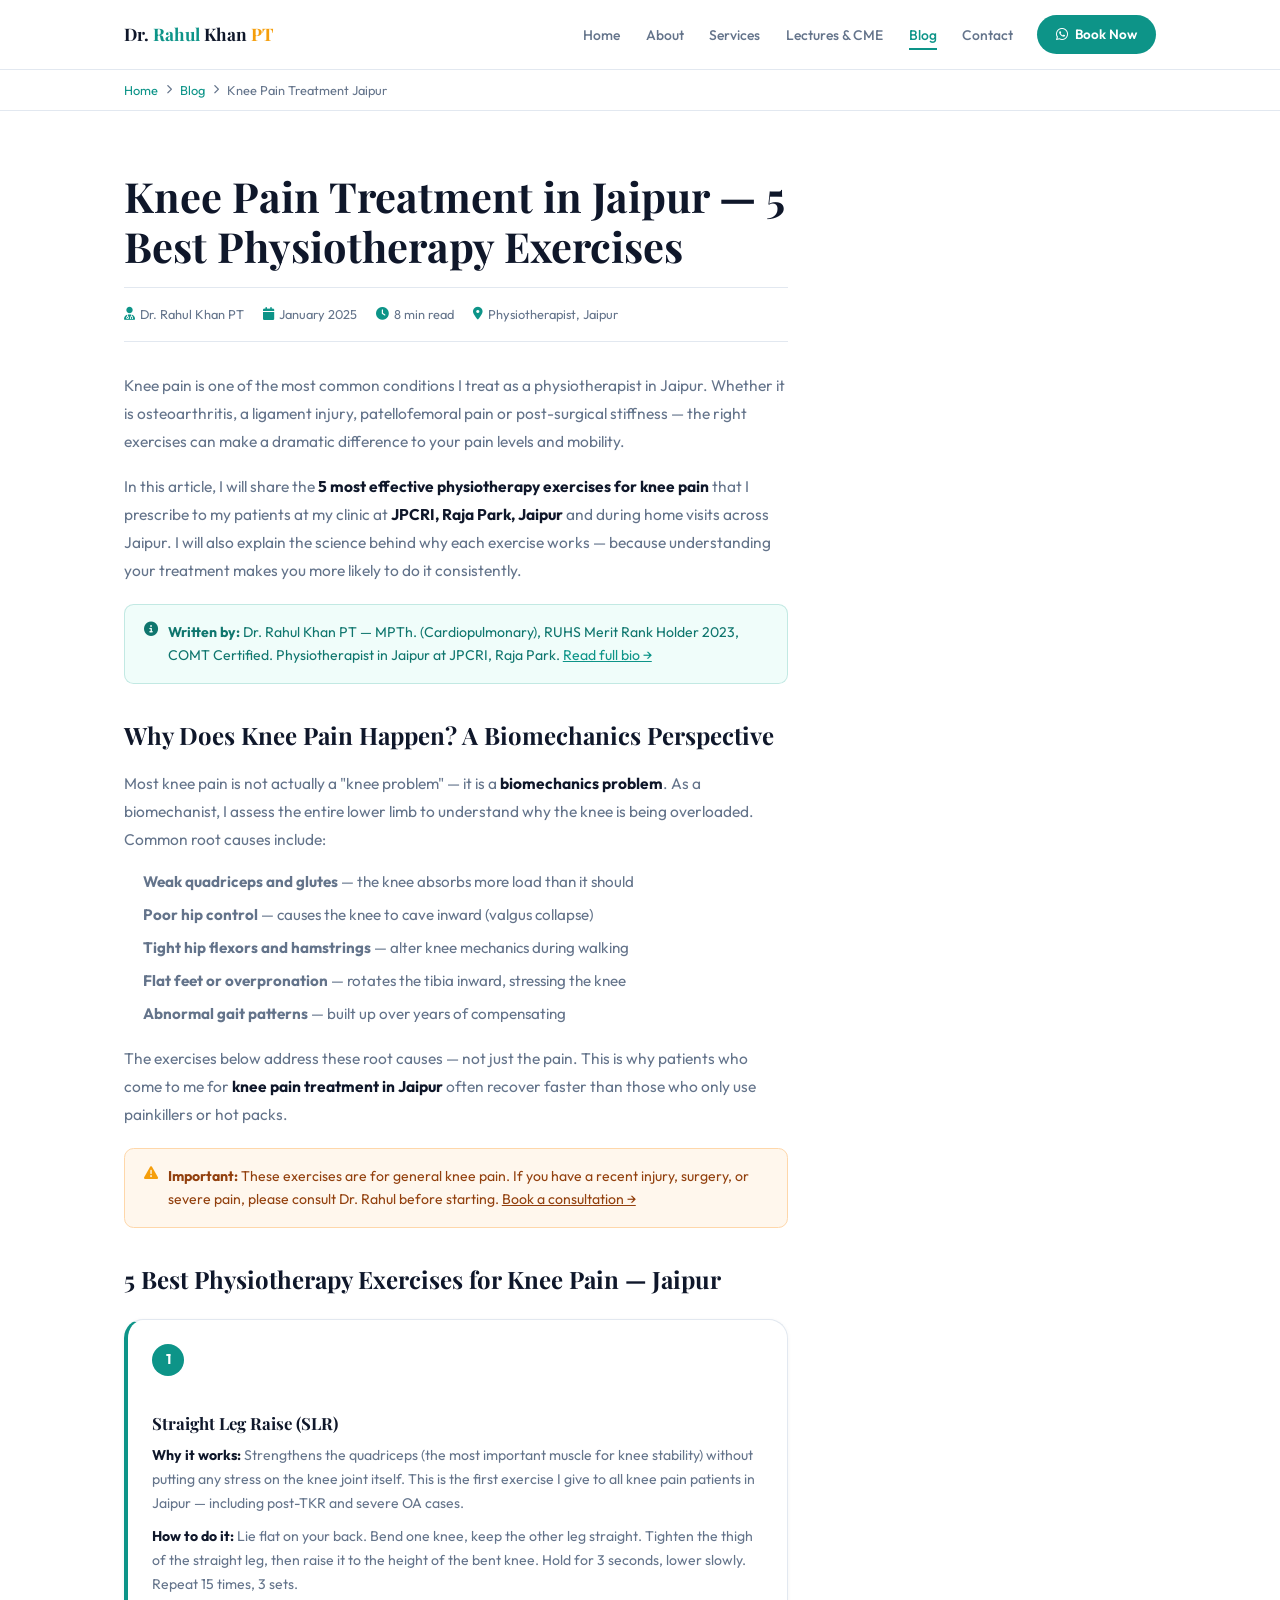
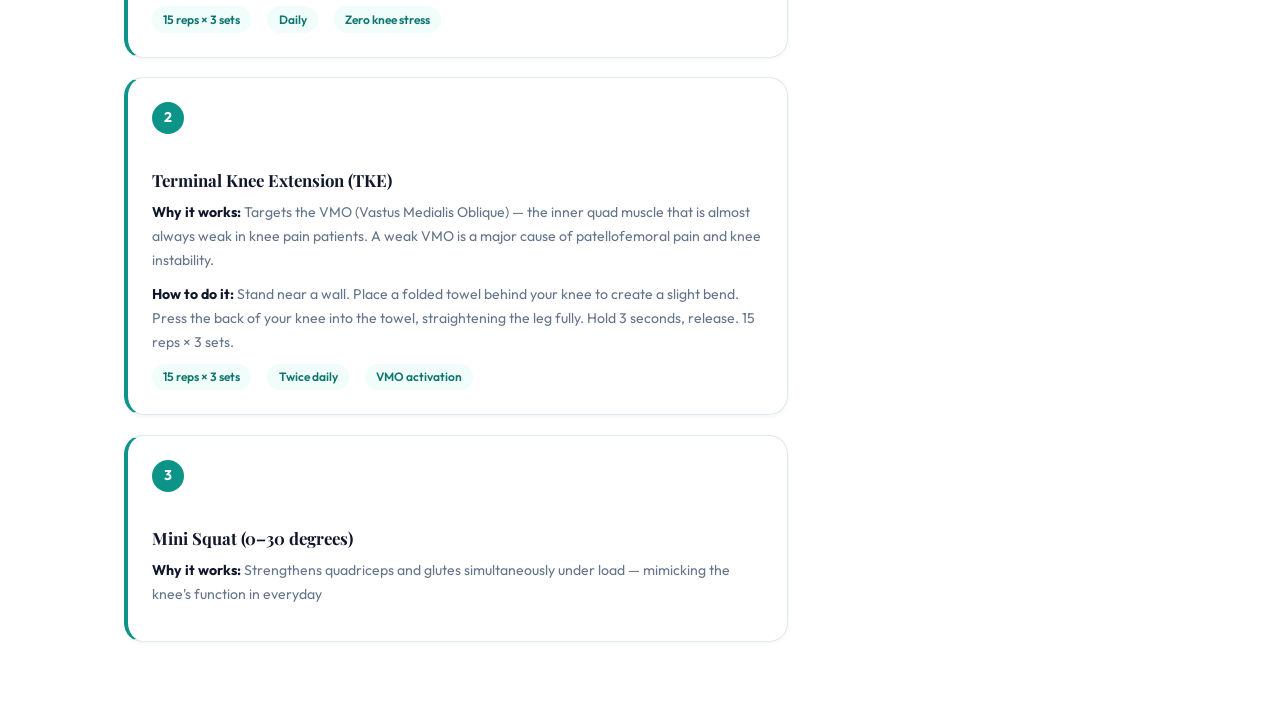
<file: knee-pain-treatment-jaipur.html>
<!DOCTYPE html>
<html lang="en">
<head>
  <meta charset="UTF-8"/>
  <meta name="viewport" content="width=device-width, initial-scale=1.0"/>

  <!-- ═══ SEO META TAGS ═══ -->
  <title>Knee Pain Treatment in Jaipur — 5 Best Physiotherapy Exercises | Dr. Rahul Khan PT</title>
  <meta name="description" content="Suffering from knee pain in Jaipur? Dr. Rahul Khan PT explains the 5 best physiotherapy exercises for knee pain & osteoarthritis. Evidence-based, safe to do at home. Book at JPCRI Raja Park ₹300."/>
  <meta name="keywords" content="knee pain treatment jaipur, physiotherapy for knee pain jaipur, knee pain exercises jaipur, knee osteoarthritis treatment jaipur, best physiotherapist knee pain jaipur, knee pain home visit jaipur, JPCRI physiotherapist jaipur"/>
  <meta name="robots" content="index, follow"/>
  <meta name="author" content="Dr. Rahul Khan PT"/>
  <meta name="geo.region" content="IN-RJ"/>
  <meta name="geo.placename" content="Jaipur, Rajasthan, India"/>
  <link rel="canonical" href="https://www.drrahulkhanpt.com/blog/knee-pain-treatment-jaipur.html"/>

  <!-- ═══ OPEN GRAPH ═══ -->
  <meta property="og:type"        content="article"/>
  <meta property="og:url"         content="https://www.drrahulkhanpt.com/blog/knee-pain-treatment-jaipur.html"/>
  <meta property="og:title"       content="Knee Pain Treatment in Jaipur — 5 Best Physiotherapy Exercises"/>
  <meta property="og:description" content="Evidence-based physiotherapy exercises for knee pain and osteoarthritis in Jaipur. Written by Dr. Rahul Khan PT."/>
  <meta property="og:image"       content="https://www.drrahulkhanpt.com/dr-rahul.png"/>
  <meta property="og:locale"      content="en_IN"/>
  <meta property="article:author"          content="Dr. Rahul Khan PT"/>
  <meta property="article:published_time"  content="2025-01-10"/>

  <!-- ═══ SCHEMA — BlogPosting + FAQPage ═══ -->
  <script type="application/ld+json">
  {
    "@context": "https://schema.org",
    "@type": "BlogPosting",
    "headline": "Knee Pain Treatment in Jaipur — 5 Best Physiotherapy Exercises",
    "description": "Evidence-based physiotherapy exercises for knee pain and osteoarthritis in Jaipur. Written by Dr. Rahul Khan PT, best physiotherapist in Jaipur.",
    "url": "https://www.drrahulkhanpt.com/blog/knee-pain-treatment-jaipur.html",
    "datePublished": "2025-01-10",
    "dateModified": "2025-01-10",
    "author": {
      "@type": "Physician",
      "name": "Dr. Rahul Khan PT",
      "@id": "https://www.drrahulkhanpt.com/#physician",
      "url": "https://www.drrahulkhanpt.com/about.html"
    },
    "publisher": {
      "@type": "Organization",
      "name": "Dr. Rahul Khan PT — Physiotherapist Jaipur",
      "url": "https://www.drrahulkhanpt.com"
    },
    "mainEntityOfPage": "https://www.drrahulkhanpt.com/blog/knee-pain-treatment-jaipur.html",
    "keywords": "knee pain treatment jaipur, physiotherapy knee pain jaipur, knee osteoarthritis jaipur",
    "articleSection": "Knee Pain",
    "inLanguage": "en-IN"
  }
  </script>

  <script type="application/ld+json">
  {
    "@context": "https://schema.org",
    "@type": "FAQPage",
    "mainEntity": [
      {
        "@type": "Question",
        "name": "What is the best treatment for knee pain in Jaipur?",
        "acceptedAnswer": {
          "@type": "Answer",
          "text": "Physiotherapy is the most effective non-surgical treatment for knee pain in Jaipur. Dr. Rahul Khan PT uses biomechanical assessment and COMT manual therapy to find and treat the root cause of knee pain. Clinic at JPCRI, Raja Park ₹300 | Home visit ₹500."
        }
      },
      {
        "@type": "Question",
        "name": "Can physiotherapy cure knee osteoarthritis?",
        "acceptedAnswer": {
          "@type": "Answer",
          "text": "Physiotherapy cannot reverse the structural changes of osteoarthritis, but it can significantly reduce pain, improve strength and mobility, and delay or prevent the need for surgery. Studies show physiotherapy is as effective as surgery for mild-to-moderate knee OA."
        }
      },
      {
        "@type": "Question",
        "name": "How many sessions of physiotherapy do I need for knee pain?",
        "acceptedAnswer": {
          "@type": "Answer",
          "text": "Most patients with knee pain in Jaipur see significant improvement in 6–10 sessions. Chronic osteoarthritis may need 12+ sessions. Dr. Rahul Khan PT will give you a personalised estimate after your first assessment."
        }
      }
    ]
  }
  </script>

  <!-- ═══ BREADCRUMB SCHEMA ═══ -->
  <script type="application/ld+json">
  {
    "@context": "https://schema.org",
    "@type": "BreadcrumbList",
    "itemListElement": [
      {"@type": "ListItem", "position": 1, "name": "Home",       "item": "https://www.drrahulkhanpt.com/index.html"},
      {"@type": "ListItem", "position": 2, "name": "Blog",       "item": "https://www.drrahulkhanpt.com/blog.html"},
      {"@type": "ListItem", "position": 3, "name": "Knee Pain Treatment Jaipur", "item": "https://www.drrahulkhanpt.com/blog/knee-pain-treatment-jaipur.html"}
    ]
  }
  </script>

  <link rel="preconnect" href="https://fonts.googleapis.com"/>
  <link rel="preconnect" href="https://fonts.gstatic.com" crossorigin/>
  <link href="https://fonts.googleapis.com/css2?family=Playfair+Display:ital,wght@0,600;0,700;1,400&family=Outfit:wght@300;400;500;600;700&display=swap" rel="stylesheet"/>
  <link rel="stylesheet" href="https://cdnjs.cloudflare.com/ajax/libs/font-awesome/6.5.0/css/all.min.css"/>
  <link rel="stylesheet" href="../styles.css"/>

  <style>
    .breadcrumb-bar { background: white; border-bottom: 1px solid var(--border); padding: 0.6rem 0; }
    .breadcrumb { display: flex; align-items: center; gap: 0.5rem; font-size: 0.8rem; color: var(--text-muted); flex-wrap: wrap; }
    .breadcrumb a { color: var(--teal); }
    .breadcrumb a:hover { text-decoration: underline; }
    .breadcrumb i { font-size: 0.6rem; }

    /* ── Article layout ── */
    .article-layout {
      display: grid;
      grid-template-columns: 1fr 320px;
      gap: 3rem;
      align-items: start;
      max-width: 1160px;
      margin: 0 auto;
      padding: 60px 5%;
    }

    /* ── Article body ── */
    .article-body h1 {
      font-family: var(--font-display);
      font-size: clamp(1.8rem, 3.5vw, 2.6rem);
      font-weight: 700;
      line-height: 1.2;
      color: var(--text);
      margin-bottom: 1rem;
    }
    .article-meta {
      display: flex;
      align-items: center;
      gap: 1.2rem;
      flex-wrap: wrap;
      font-size: 0.8rem;
      color: var(--text-muted);
      padding: 1rem 0;
      border-top: 1px solid var(--border);
      border-bottom: 1px solid var(--border);
      margin-bottom: 1.8rem;
    }
    .article-meta span { display: flex; align-items: center; gap: 0.3rem; }
    .article-meta i    { color: var(--teal); }

    .article-body h2 {
      font-family: var(--font-display);
      font-size: 1.5rem;
      font-weight: 700;
      margin: 2rem 0 0.8rem;
      color: var(--text);
    }
    .article-body h3 {
      font-family: var(--font-display);
      font-size: 1.15rem;
      font-weight: 700;
      margin: 1.5rem 0 0.5rem;
      color: var(--teal-dark);
    }
    .article-body p {
      font-size: 0.97rem;
      color: var(--text-muted);
      line-height: 1.82;
      margin-bottom: 1rem;
    }
    .article-body p strong { color: var(--text); }
    .article-body ul, .article-body ol {
      padding-left: 1.2rem;
      margin-bottom: 1rem;
    }
    .article-body li {
      font-size: 0.95rem;
      color: var(--text-muted);
      line-height: 1.75;
      margin-bottom: 0.4rem;
    }
    .article-body a { color: var(--teal); text-decoration: underline; }

    /* ── Exercise cards ── */
    .exercise-card {
      background: white;
      border: 1px solid var(--border);
      border-radius: var(--r-md);
      padding: 1.5rem;
      margin: 1.2rem 0;
      box-shadow: var(--shadow-xs);
      border-left: 4px solid var(--teal);
    }
    .exercise-num {
      display: inline-flex;
      align-items: center;
      justify-content: center;
      width: 32px; height: 32px;
      background: var(--teal);
      color: white;
      border-radius: 50%;
      font-weight: 700;
      font-size: 0.88rem;
      margin-bottom: 0.6rem;
    }
    .exercise-card h3 { font-size: 1.05rem; font-weight: 700; margin-bottom: 0.4rem; color: var(--text); }
    .exercise-card p  { font-size: 0.88rem; color: var(--text-muted); line-height: 1.7; margin-bottom: 0.6rem; }
    .exercise-detail {
      display: flex;
      gap: 1rem;
      flex-wrap: wrap;
      margin-top: 0.5rem;
    }
    .ex-badge {
      background: var(--teal-pale);
      color: var(--teal-dark);
      font-size: 0.75rem;
      font-weight: 600;
      padding: 0.2rem 0.7rem;
      border-radius: var(--r-pill);
    }

    /* ── Warning box ── */
    .warning-box {
      background: #fff7ed;
      border: 1px solid #fed7aa;
      border-radius: var(--r-sm);
      padding: 1rem 1.2rem;
      margin: 1.2rem 0;
      font-size: 0.88rem;
      color: #92400e;
      display: flex;
      gap: 0.6rem;
      align-items: flex-start;
    }
    .warning-box i { color: #f59e0b; margin-top: 0.1rem; flex-shrink: 0; }

    /* ── Info box ── */
    .info-box {
      background: var(--teal-pale);
      border: 1px solid rgba(13,148,136,0.2);
      border-radius: var(--r-sm);
      padding: 1rem 1.2rem;
      margin: 1.2rem 0;
      font-size: 0.88rem;
      color: var(--teal-dark);
      display: flex;
      gap: 0.6rem;
      align-items: flex-start;
    }
    .info-box i { margin-top: 0.1rem; flex-shrink: 0; }

    /* ── FAQ in article ── */
    .article-faq { margin-top: 1rem; }
    .faq-item {
      background: white;
      border: 1px solid var(--border);
      border-radius: var(--r-sm);
      overflow: hidden;
      margin-bottom: 0.6rem;
    }
    .faq-item[open]  { border-color: var(--teal); }
    .faq-item summary {
      padding: 0.9rem 1.1rem;
      font-weight: 600;
      font-size: 0.92rem;
      cursor: pointer;
      list-style: none;
      display: flex;
      justify-content: space-between;
      align-items: center;
      gap: 0.8rem;
    }
    .faq-item summary::-webkit-details-marker { display: none; }
    .faq-item summary::after { content: '+'; font-size: 1.2rem; color: var(--teal); font-weight: 300; flex-shrink: 0; transition: transform 0.3s; }
    .faq-item[open] summary::after { transform: rotate(45deg); }
    .faq-item[open] summary { color: var(--teal-dark); }
    .faq-answer { padding: 0 1.1rem 0.9rem; font-size: 0.88rem; color: var(--text-muted); line-height: 1.72; }

    /* ── Sidebar ── */
    .article-sidebar { position: sticky; top: 90px; }
    .sidebar-card {
      background: white;
      border: 1px solid var(--border);
      border-radius: var(--r-md);
      padding: 1.5rem;
      margin-bottom: 1.2rem;
      box-shadow: var(--shadow-xs);
    }
    .sidebar-card h4 {
      font-family: var(--font-display);
      font-size: 1rem;
      font-weight: 700;
      margin-bottom: 1rem;
      padding-bottom: 0.6rem;
      border-bottom: 2px solid var(--teal-pale);
    }
    .sidebar-doc {
      display: flex;
      align-items: center;
      gap: 0.8rem;
      margin-bottom: 1rem;
    }
    .sidebar-doc-img {
      width: 56px; height: 56px;
      border-radius: 50%;
      background: var(--teal-pale);
      display: flex; align-items: center; justify-content: center;
      font-size: 1.5rem;
      flex-shrink: 0;
      overflow: hidden;
    }
    .sidebar-doc-img img { width: 100%; height: 100%; object-fit: cover; object-position: top; }
    .sidebar-doc strong { display: block; font-size: 0.88rem; font-weight: 700; }
    .sidebar-doc span   { font-size: 0.76rem; color: var(--text-muted); }
    .sidebar-toc { list-style: none; }
    .sidebar-toc li { padding: 0.4rem 0; border-bottom: 1px solid var(--border); font-size: 0.84rem; }
    .sidebar-toc li:last-child { border-bottom: none; }
    .sidebar-toc a { color: var(--teal); }
    .sidebar-toc a:hover { text-decoration: underline; }
    .related-link {
      display: flex;
      align-items: center;
      gap: 0.6rem;
      padding: 0.6rem 0;
      border-bottom: 1px solid var(--border);
      font-size: 0.84rem;
      color: var(--text);
      transition: color 0.2s;
    }
    .related-link:last-child { border-bottom: none; }
    .related-link:hover { color: var(--teal); }
    .related-link i { color: var(--teal); font-size: 0.75rem; flex-shrink: 0; }

    @media (max-width: 900px) {
      .article-layout { grid-template-columns: 1fr; padding: 40px 5%; }
      .article-sidebar { position: static; }
    }
  </style>
</head>

<body>

  <!-- ════════ NAVBAR ════════ -->
  <nav class="navbar" id="navbar" role="navigation" aria-label="Main navigation">
    <div class="nav-container">
      <a href="../index.html" class="nav-logo">Dr. <span>Rahul</span> Khan <em>PT</em></a>
      <ul class="nav-links" id="navLinks" role="menubar">
        <li role="none"><a href="../index.html"        role="menuitem">Home</a></li>
        <li role="none"><a href="../about.html"        role="menuitem">About</a></li>
        <li role="none"><a href="../services.html"     role="menuitem">Services</a></li>
        <li role="none"><a href="../lectures-cme.html" role="menuitem">Lectures &amp; CME</a></li>
        <li role="none"><a href="../blog.html" class="active" role="menuitem">Blog</a></li>
        <li role="none"><a href="../contact.html"      role="menuitem">Contact</a></li>
      </ul>
      <a href="https://wa.me/919351449746?text=Hi%20Dr.%20Rahul,%20I%20want%20to%20book%20an%20appointment%20for%20knee%20pain%20in%20Jaipur."
         class="btn-nav" target="_blank" rel="noopener">
        <i class="fab fa-whatsapp" aria-hidden="true"></i> Book Now
      </a>
      <button class="hamburger" id="hamburger" aria-label="Open menu" aria-expanded="false">
        <span></span><span></span><span></span>
      </button>
    </div>
  </nav>

  <!-- ════════ BREADCRUMB ════════ -->
  <div class="breadcrumb-bar" style="margin-top:70px;">
    <div class="container">
      <nav class="breadcrumb" aria-label="Breadcrumb">
        <a href="../index.html">Home</a>
        <i class="fas fa-chevron-right" aria-hidden="true"></i>
        <a href="../blog.html">Blog</a>
        <i class="fas fa-chevron-right" aria-hidden="true"></i>
        <span aria-current="page">Knee Pain Treatment Jaipur</span>
      </nav>
    </div>
  </div>

  <!-- ════════ ARTICLE ════════ -->
  <div class="article-layout">

    <!-- Main content -->
    <article class="article-body" itemscope itemtype="https://schema.org/BlogPosting">
      <meta itemprop="datePublished" content="2025-01-10"/>
      <meta itemprop="author" content="Dr. Rahul Khan PT"/>

      <h1 itemprop="headline">Knee Pain Treatment in Jaipur — 5 Best Physiotherapy Exercises</h1>

      <div class="article-meta">
        <span><i class="fas fa-user-md" aria-hidden="true"></i> Dr. Rahul Khan PT</span>
        <span><i class="fas fa-calendar" aria-hidden="true"></i> January 2025</span>
        <span><i class="fas fa-clock" aria-hidden="true"></i> 8 min read</span>
        <span><i class="fas fa-map-marker-alt" aria-hidden="true"></i> Physiotherapist, Jaipur</span>
      </div>

      <div itemprop="articleBody">

        <p>Knee pain is one of the most common conditions I treat as a physiotherapist in Jaipur. Whether it is osteoarthritis, a ligament injury, patellofemoral pain or post-surgical stiffness — the right exercises can make a dramatic difference to your pain levels and mobility.</p>

        <p>In this article, I will share the <strong>5 most effective physiotherapy exercises for knee pain</strong> that I prescribe to my patients at my clinic at <strong>JPCRI, Raja Park, Jaipur</strong> and during home visits across Jaipur. I will also explain the science behind why each exercise works — because understanding your treatment makes you more likely to do it consistently.</p>

        <div class="info-box">
          <i class="fas fa-info-circle" aria-hidden="true"></i>
          <div><strong>Written by:</strong> Dr. Rahul Khan PT — MPTh. (Cardiopulmonary), RUHS Merit Rank Holder 2023, COMT Certified. Physiotherapist in Jaipur at JPCRI, Raja Park. <a href="../about.html">Read full bio →</a></div>
        </div>

        <h2 id="why">Why Does Knee Pain Happen? A Biomechanics Perspective</h2>

        <p>Most knee pain is not actually a "knee problem" — it is a <strong>biomechanics problem</strong>. As a biomechanist, I assess the entire lower limb to understand why the knee is being overloaded. Common root causes include:</p>

        <ul>
          <li><strong>Weak quadriceps and glutes</strong> — the knee absorbs more load than it should</li>
          <li><strong>Poor hip control</strong> — causes the knee to cave inward (valgus collapse)</li>
          <li><strong>Tight hip flexors and hamstrings</strong> — alter knee mechanics during walking</li>
          <li><strong>Flat feet or overpronation</strong> — rotates the tibia inward, stressing the knee</li>
          <li><strong>Abnormal gait patterns</strong> — built up over years of compensating</li>
        </ul>

        <p>The exercises below address these root causes — not just the pain. This is why patients who come to me for <strong>knee pain treatment in Jaipur</strong> often recover faster than those who only use painkillers or hot packs.</p>

        <div class="warning-box">
          <i class="fas fa-exclamation-triangle" aria-hidden="true"></i>
          <div><strong>Important:</strong> These exercises are for general knee pain. If you have a recent injury, surgery, or severe pain, please consult Dr. Rahul before starting. <a href="../contact.html" style="color:#92400e;">Book a consultation →</a></div>
        </div>

        <h2 id="exercises">5 Best Physiotherapy Exercises for Knee Pain — Jaipur</h2>

        <div class="exercise-card">
          <div class="exercise-num">1</div>
          <h3>Straight Leg Raise (SLR)</h3>
          <p><strong>Why it works:</strong> Strengthens the quadriceps (the most important muscle for knee stability) without putting any stress on the knee joint itself. This is the first exercise I give to all knee pain patients in Jaipur — including post-TKR and severe OA cases.</p>
          <p><strong>How to do it:</strong> Lie flat on your back. Bend one knee, keep the other leg straight. Tighten the thigh of the straight leg, then raise it to the height of the bent knee. Hold for 3 seconds, lower slowly. Repeat 15 times, 3 sets.</p>
          <div class="exercise-detail">
            <span class="ex-badge">15 reps × 3 sets</span>
            <span class="ex-badge">Daily</span>
            <span class="ex-badge">Zero knee stress</span>
          </div>
        </div>

        <div class="exercise-card">
          <div class="exercise-num">2</div>
          <h3>Terminal Knee Extension (TKE)</h3>
          <p><strong>Why it works:</strong> Targets the VMO (Vastus Medialis Oblique) — the inner quad muscle that is almost always weak in knee pain patients. A weak VMO is a major cause of patellofemoral pain and knee instability.</p>
          <p><strong>How to do it:</strong> Stand near a wall. Place a folded towel behind your knee to create a slight bend. Press the back of your knee into the towel, straightening the leg fully. Hold 3 seconds, release. 15 reps × 3 sets.</p>
          <div class="exercise-detail">
            <span class="ex-badge">15 reps × 3 sets</span>
            <span class="ex-badge">Twice daily</span>
            <span class="ex-badge">VMO activation</span>
          </div>
        </div>

        <div class="exercise-card">
          <div class="exercise-num">3</div>
          <h3>Mini Squat (0–30 degrees)</h3>
          <p><strong>Why it works:</strong> Strengthens quadriceps and glutes simultaneously under load — mimicking the knee's function in everyday
</file>
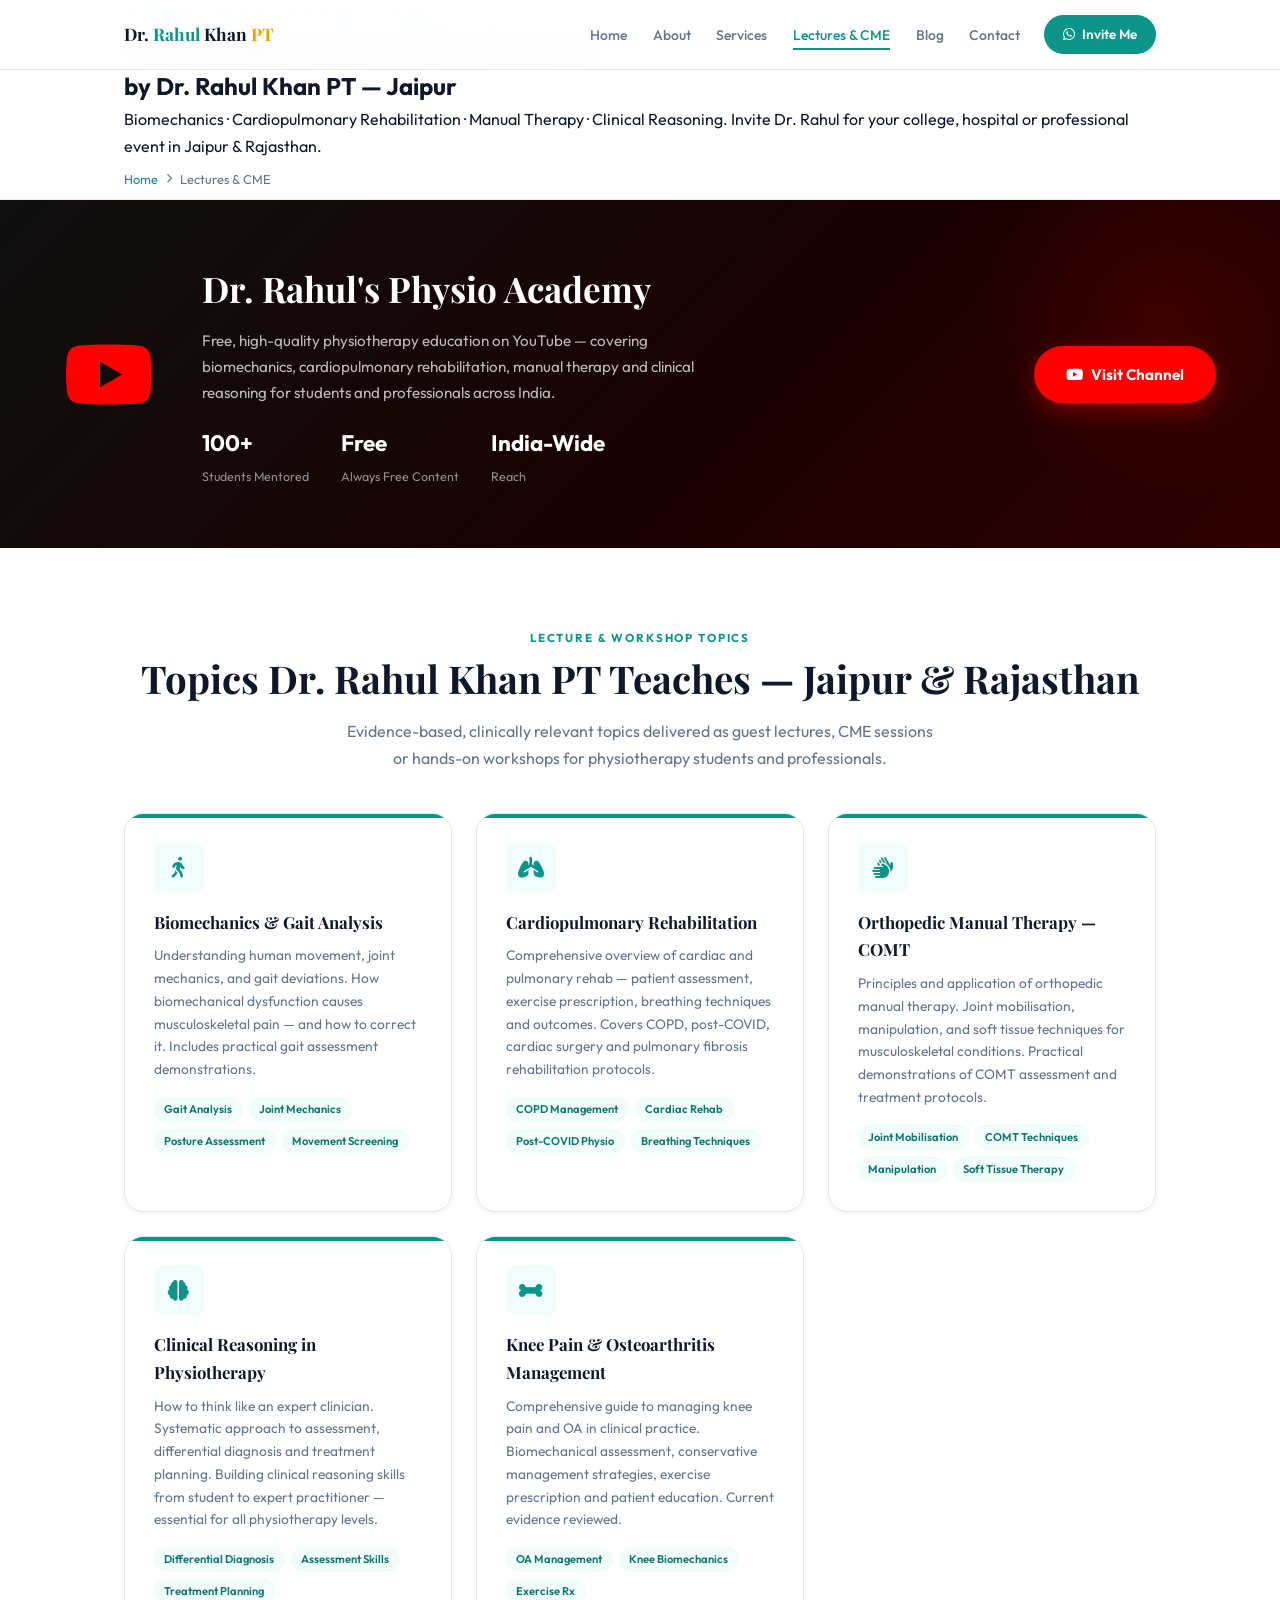
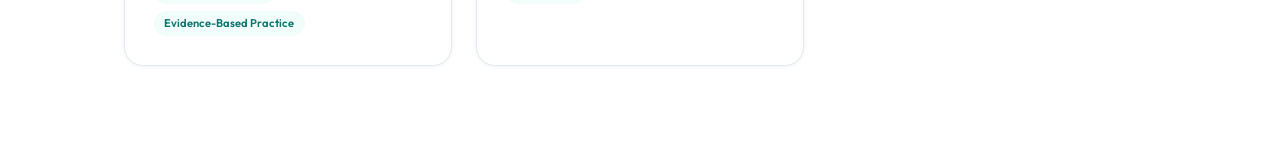
<file: lectures-cme.html>
<!DOCTYPE html>
<html lang="en" itemscope itemtype="https://schema.org/WebPage">
<head>
  <meta charset="UTF-8"/>
  <meta name="viewport" content="width=device-width, initial-scale=1.0"/>
  <meta http-equiv="X-UA-Compatible" content="IE=edge"/>

  <!-- ═══ SEO META TAGS ═══ -->
  <title>Physiotherapy Lectures & CME in Jaipur | Dr. Rahul Khan PT | Biomechanics & Cardiopulmonary</title>
  <meta name="description" content="Invite Dr. Rahul Khan PT for physiotherapy lectures, CME sessions & workshops in Jaipur. Expert in Biomechanics, Cardiopulmonary Rehab & Manual Therapy. Watch free lectures on YouTube — Dr. Rahul's Physio Academy."/>
  <meta name="keywords" content="physiotherapy lectures jaipur, CME physiotherapy jaipur, biomechanics lecture jaipur, cardiopulmonary rehabilitation lecture jaipur, physiotherapy workshop jaipur, dr rahul physio academy, physiotherapy guest lecture rajasthan, COMT workshop jaipur, physiotherapy educator jaipur"/>
  <meta name="robots" content="index, follow"/>
  <meta name="author" content="Dr. Rahul Khan PT"/>
  <meta name="geo.region" content="IN-RJ"/>
  <meta name="geo.placename" content="Jaipur, Rajasthan, India"/>
  <link rel="canonical" href="https://www.drrahulkhanpt.com/lectures-cme.html"/>

  <!-- ═══ OPEN GRAPH ═══ -->
  <meta property="og:type"        content="website"/>
  <meta property="og:url"         content="https://www.drrahulkhanpt.com/lectures-cme.html"/>
  <meta property="og:title"       content="Physiotherapy Lectures & CME Jaipur | Dr. Rahul Khan PT"/>
  <meta property="og:description" content="Invite Dr. Rahul Khan PT for biomechanics, cardiopulmonary rehab & manual therapy lectures and CME in Jaipur & Rajasthan."/>
  <meta property="og:image"       content="https://www.drrahulkhanpt.com/dr-rahul.png"/>
  <meta property="og:locale"      content="en_IN"/>

  <!-- ═══ SCHEMA — EducationalOrganization + Course + Event ═══ -->
  <script type="application/ld+json">
  {
    "@context": "https://schema.org",
    "@type": "Person",
    "@id": "https://www.drrahulkhanpt.com/#physician",
    "name": "Dr. Rahul Khan PT",
    "jobTitle": "Physiotherapy Lecturer & Clinician",
    "url": "https://www.drrahulkhanpt.com/lectures-cme.html",
    "knowsAbout": [
      "Biomechanics Lecture",
      "Cardiopulmonary Rehabilitation",
      "Manual Therapy — COMT",
      "Gait Analysis",
      "Clinical Reasoning in Physiotherapy",
      "Physiotherapy CME Jaipur"
    ],
    "sameAs": [
      "https://youtube.com/@drpacademy",
      "https://www.instagram.com/dr_rahulkhan100825"
    ]
  }
  </script>

  <script type="application/ld+json">
  {
    "@context": "https://schema.org",
    "@type": "EducationalOrganization",
    "name": "Dr. Rahul's Physio Academy",
    "url": "https://youtube.com/@drpacademy",
    "description": "Free physiotherapy education YouTube channel by Dr. Rahul Khan PT covering biomechanics, cardiopulmonary rehabilitation, manual therapy and clinical reasoning for students and professionals across India.",
    "founder": {
      "@type": "Person",
      "name": "Dr. Rahul Khan PT",
      "@id": "https://www.drrahulkhanpt.com/#physician"
    },
    "sameAs": ["https://youtube.com/@drpacademy"]
  }
  </script>

  <!-- ═══ BREADCRUMB SCHEMA ═══ -->
  <script type="application/ld+json">
  {
    "@context": "https://schema.org",
    "@type": "BreadcrumbList",
    "itemListElement": [
      {"@type": "ListItem", "position": 1, "name": "Home",         "item": "https://www.drrahulkhanpt.com/index.html"},
      {"@type": "ListItem", "position": 2, "name": "Lectures & CME","item": "https://www.drrahulkhanpt.com/lectures-cme.html"}
    ]
  }
  </script>

  <!-- ═══ FONTS & ICONS ═══ -->
  <link rel="preconnect" href="https://fonts.googleapis.com"/>
  <link rel="preconnect" href="https://fonts.gstatic.com" crossorigin/>
  <link href="https://fonts.googleapis.com/css2?family=Playfair+Display:ital,wght@0,600;0,700;1,400&family=Outfit:wght@300;400;500;600;700&display=swap" rel="stylesheet"/>
  <link rel="stylesheet" href="https://cdnjs.cloudflare.com/ajax/libs/font-awesome/6.5.0/css/all.min.css"/>
  <link rel="stylesheet" href="styles.css"/>

  <!-- ═══ PAGE-SPECIFIC STYLES ═══ -->
  <style>

    /* ── Breadcrumb ── */
    .breadcrumb-bar { background: white; border-bottom: 1px solid var(--border); padding: 0.6rem 0; }
    .breadcrumb { display: flex; align-items: center; gap: 0.5rem; font-size: 0.8rem; color: var(--text-muted); }
    .breadcrumb a { color: var(--teal); }
    .breadcrumb a:hover { text-decoration: underline; }
    .breadcrumb i { font-size: 0.6rem; }

    /* ── YouTube Hero Band ── */
    .yt-hero {
      background: linear-gradient(135deg, #0f0f0f 0%, #1a0000 60%, #2d0000 100%);
      padding: 60px 5%;
      position: relative;
      overflow: hidden;
    }
    .yt-hero::before {
      content: '';
      position: absolute;
      top: -80px; right: -80px;
      width: 400px; height: 400px;
      border-radius: 50%;
      background: radial-gradient(circle, rgba(255,0,0,0.12) 0%, transparent 65%);
    }
    .yt-hero-inner {
      max-width: 1160px;
      margin: 0 auto;
      display: flex;
      align-items: center;
      gap: 3rem;
      flex-wrap: wrap;
      position: relative;
      z-index: 1;
    }
    .yt-hero-icon { font-size: 5rem; color: #ff0000; flex-shrink: 0; animation: pulse 2s ease infinite; }
    @keyframes pulse {
      0%, 100% { transform: scale(1); }
      50% { transform: scale(1.06); }
    }
    .yt-hero-text { flex: 1; min-width: 260px; }
    .yt-hero-text h2 {
      font-family: var(--font-display);
      font-size: clamp(1.6rem, 3vw, 2.2rem);
      font-weight: 700;
      color: white;
      margin-bottom: 0.6rem;
    }
    .yt-hero-text p { color: rgba(255,255,255,0.72); font-size: 0.95rem; line-height: 1.7; max-width: 520px; }
    .yt-stats { display: flex; gap: 2rem; margin-top: 1.2rem; flex-wrap: wrap; }
    .yt-stat strong { display: block; font-size: 1.4rem; font-weight: 700; color: white; }
    .yt-stat span   { font-size: 0.78rem; color: rgba(255,255,255,0.55); }
    .yt-hero-btn {
      flex-shrink: 0;
      background: #ff0000;
      color: white;
      padding: 1rem 2rem;
      border-radius: var(--r-pill);
      font-weight: 700;
      font-size: 0.95rem;
      display: inline-flex;
      align-items: center;
      gap: 0.5rem;
      transition: all 0.2s;
      box-shadow: 0 8px 25px rgba(255,0,0,0.35);
      white-space: nowrap;
    }
    .yt-hero-btn:hover { background: #cc0000; transform: translateY(-2px); color: white; }

    /* ── Topic cards ── */
    .topics-grid {
      display: grid;
      grid-template-columns: repeat(auto-fit, minmax(280px, 1fr));
      gap: 1.5rem;
      margin-top: 2.5rem;
    }
    .topic-card {
      background: white;
      border: 1px solid var(--border);
      border-radius: var(--r-md);
      padding: 1.8rem;
      box-shadow: var(--shadow-xs);
      transition: all 0.3s;
      position: relative;
      overflow: hidden;
    }
    .topic-card::before {
      content: '';
      position: absolute;
      top: 0; left: 0; right: 0;
      height: 4px;
      background: var(--teal);
    }
    .topic-card:hover { transform: translateY(-5px); box-shadow: var(--shadow-teal); }
    .topic-card .t-icon {
      width: 50px; height: 50px;
      border-radius: var(--r-sm);
      background: var(--teal-pale);
      color: var(--teal);
      display: flex; align-items: center; justify-content: center;
      font-size: 1.3rem;
      margin-bottom: 1rem;
    }
    .topic-card h3 { font-family: var(--font-display); font-size: 1.05rem; font-weight: 700; margin-bottom: 0.5rem; }
    .topic-card p  { font-size: 0.86rem; color: var(--text-muted); line-height: 1.65; margin-bottom: 1rem; }
    .topic-tags { display: flex; flex-wrap: wrap; gap: 0.4rem; }
    .topic-tag {
      background: var(--teal-pale);
      color: var(--teal-dark);
      font-size: 0.7rem;
      font-weight: 600;
      padding: 0.22rem 0.65rem;
      border-radius: var(--r-pill);
    }

    /* ── Lecture video cards ── */
    .videos-grid {
      display: grid;
      grid-template-columns: repeat(auto-fit, minmax(270px, 1fr));
      gap: 1.5rem;
      margin-top: 2.5rem;
    }
    .video-card {
      background: white;
      border: 1px solid var(--border);
      border-radius: var(--r-md);
      overflow: hidden;
      box-shadow: var(--shadow-xs);
      transition: all 0.3s;
    }
    .video-card:hover { transform: translateY(-5px); box-shadow: var(--shadow-md); }
    .video-thumb {
      background: linear-gradient(135deg, #1a1a1a, #2d0000);
      height: 160px;
      display: flex;
      align-items: center;
      justify-content: center;
      position: relative;
      overflow: hidden;
    }
    .video-thumb i { font-size: 3rem; color: #ff0000; }
    .video-thumb .v-tag {
      position: absolute;
      top: 10px; left: 10px;
      background: var(--teal);
      color: white;
      font-size: 0.68rem;
      font-weight: 700;
      padding: 0.2rem 0.6rem;
      border-radius: var(--r-pill);
      text-transform: uppercase;
      letter-spacing: 0.05em;
    }
    .video-body { padding: 1.2rem; }
    .video-body h4 { font-family: var(--font-display); font-size: 0.98rem; font-weight: 700; margin-bottom: 0.4rem; line-height: 1.35; }
    .video-body p  { font-size: 0.82rem; color: var(--text-muted); line-height: 1.6; margin-bottom: 0.8rem; }
    .video-link {
      display: inline-flex;
      align-items: center;
      gap: 0.4rem;
      color: #ff0000;
      font-weight: 600;
      font-size: 0.83rem;
      transition: opacity 0.2s;
    }
    .video-link:hover { opacity: 0.75; color: #ff0000; }

    /* ── Invite / CME form card ── */
    .invite-grid {
      display: grid;
      grid-template-columns: 1fr 1fr;
      gap: 2rem;
      margin-top: 3rem;
      align-items: start;
    }
    .invite-info h3 {
      font-family: var(--font-display);
      font-size: 1.3rem;
      font-weight: 700;
      margin-bottom: 0.8rem;
    }
    .invite-info p { font-size: 0.92rem; color: var(--text-muted); line-height: 1.75; margin-bottom: 1rem; }
    .invite-list { display: flex; flex-direction: column; gap: 0.6rem; margin: 1rem 0 1.5rem; }
    .invite-list li {
      display: flex; align-items: flex-start; gap: 0.7rem;
      font-size: 0.88rem; color: var(--text-muted); line-height: 1.55;
    }
    .invite-list i { color: var(--teal); margin-top: 0.15rem; flex-shrink: 0; }

    .invite-card {
      background: linear-gradient(145deg, var(--teal-pale), #e0f7f4);
      border: 1px solid rgba(13,148,136,0.2);
      border-radius: var(--r-lg);
      padding: 2rem;
    }
    .invite-card h4 {
      font-family: var(--font-display);
      font-size: 1.15rem;
      font-weight: 700;
      margin-bottom: 0.5rem;
    }
    .invite-card p { font-size: 0.88rem; color: var(--text-muted); margin-bottom: 1.5rem; line-height: 1.65; }
    .invite-option {
      background: white;
      border: 1px solid var(--border);
      border-radius: var(--r-md);
      padding: 1.1rem 1.2rem;
      margin-bottom: 0.8rem;
      display: flex;
      align-items: center;
      gap: 0.8rem;
      transition: all 0.2s;
    }
    .invite-option:hover { border-color: var(--teal); box-shadow: var(--shadow-teal); }
    .invite-option i { font-size: 1.2rem; color: var(--teal); flex-shrink: 0; }
    .invite-option strong { display: block; font-size: 0.9rem; margin-bottom: 0.1rem; }
    .invite-option span   { font-size: 0.78rem; color: var(--text-muted); }

    /* ── Audience cards ── */
    .audience-grid {
      display: grid;
      grid-template-columns: repeat(auto-fit, minmax(200px, 1fr));
      gap: 1.2rem;
      margin-top: 2rem;
    }
    .audience-card {
      background: white;
      border: 1px solid var(--border);
      border-radius: var(--r-md);
      padding: 1.4rem;
      text-align: center;
      box-shadow: var(--shadow-xs);
      transition: all 0.3s;
    }
    .audience-card:hover { transform: translateY(-4px); box-shadow: var(--shadow-teal); border-color: var(--teal); }
    .audience-card .a-icon { font-size: 2rem; margin-bottom: 0.6rem; }
    .audience-card h4 { font-size: 0.92rem; font-weight: 700; margin-bottom: 0.3rem; }
    .audience-card p  { font-size: 0.8rem; color: var(--text-muted); line-height: 1.55; }

    @media (max-width: 768px) {
      .invite-grid  { grid-template-columns: 1fr; }
      .yt-hero-inner { flex-direction: column; text-align: center; }
      .yt-stats { justify-content: center; }
    }
  </style>
</head>

<body>

  <!-- ════════ NAVBAR ════════ -->
  <nav class="navbar" id="navbar" role="navigation" aria-label="Main navigation">
    <div class="nav-container">
      <a href="index.html" class="nav-logo">Dr. <span>Rahul</span> Khan <em>PT</em></a>
      <ul class="nav-links" id="navLinks" role="menubar">
        <li role="none"><a href="index.html"                    role="menuitem">Home</a></li>
        <li role="none"><a href="about.html"                    role="menuitem">About</a></li>
        <li role="none"><a href="services.html"                 role="menuitem">Services</a></li>
        <li role="none"><a href="lectures-cme.html" class="active" role="menuitem">Lectures &amp; CME</a></li>
        <li role="none"><a href="blog.html"                     role="menuitem">Blog</a></li>
        <li role="none"><a href="contact.html"                  role="menuitem">Contact</a></li>
      </ul>
      <a href="https://wa.me/919351449746?text=Hi%20Dr.%20Rahul,%20I%20want%20to%20invite%20you%20for%20a%20lecture%20or%20CME."
         class="btn-nav" target="_blank" rel="noopener">
        <i class="fab fa-whatsapp" aria-hidden="true"></i> Invite Me
      </a>
      <button class="hamburger" id="hamburger" aria-label="Open menu" aria-expanded="false">
        <span></span><span></span><span></span>
      </button>
    </div>
  </nav>

  <!-- ════════ PAGE HERO ════════ -->
  <section class="page-hero" aria-label="Physiotherapy lectures and CME by Dr. Rahul Khan PT">
    <div class="container">
      <p class="section-label">Academic & Educational Work — Jaipur</p>
      <h1>Physiotherapy Lectures, CME &amp; Workshops<br/>by Dr. Rahul Khan PT — Jaipur</h1>
      <p>Biomechanics · Cardiopulmonary Rehabilitation · Manual Therapy · Clinical Reasoning. Invite Dr. Rahul for your college, hospital or professional event in Jaipur &amp; Rajasthan.</p>
    </div>
  </section>

  <!-- ════════ BREADCRUMB ════════ -->
  <div class="breadcrumb-bar">
    <div class="container">
      <nav class="breadcrumb" aria-label="Breadcrumb">
        <a href="index.html">Home</a>
        <i class="fas fa-chevron-right" aria-hidden="true"></i>
        <span aria-current="page">Lectures &amp; CME</span>
      </nav>
    </div>
  </div>

  <!-- ════════ YOUTUBE HERO ════════ -->
  <div class="yt-hero" aria-label="Dr. Rahul's Physio Academy on YouTube">
    <div class="yt-hero-inner">
      <i class="fab fa-youtube yt-hero-icon" aria-hidden="true"></i>
      <div class="yt-hero-text">
        <h2>Dr. Rahul's Physio Academy</h2>
        <p>Free, high-quality physiotherapy education on YouTube — covering biomechanics, cardiopulmonary rehabilitation, manual therapy and clinical reasoning for students and professionals across India.</p>
        <div class="yt-stats">
          <div class="yt-stat">
            <strong>100+</strong>
            <span>Students Mentored</span>
          </div>
          <div class="yt-stat">
            <strong>Free</strong>
            <span>Always Free Content</span>
          </div>
          <div class="yt-stat">
            <strong>India-Wide</strong>
            <span>Reach</span>
          </div>
        </div>
      </div>
      <a href="https://youtube.com/@drpacademy" target="_blank" rel="noopener" class="yt-hero-btn">
        <i class="fab fa-youtube" aria-hidden="true"></i> Visit Channel
      </a>
    </div>
  </div>

  <!-- ════════ LECTURE TOPICS ════════ -->
  <section class="section" id="topics" aria-labelledby="topics-heading">
    <div class="container">
      <p class="section-label text-center">Lecture &amp; Workshop Topics</p>
      <h2 class="section-title text-center" id="topics-heading">
        Topics Dr. Rahul Khan PT Teaches — Jaipur &amp; Rajasthan
      </h2>
      <p class="section-sub text-center">
        Evidence-based, clinically relevant topics delivered as guest lectures, CME sessions or hands-on workshops for physiotherapy students and professionals.
      </p>

      <div class="topics-grid">

        <div class="topic-card">
          <div class="t-icon"><i class="fas fa-person-walking" aria-hidden="true"></i></div>
          <h3>Biomechanics &amp; Gait Analysis</h3>
          <p>Understanding human movement, joint mechanics, and gait deviations. How biomechanical dysfunction causes musculoskeletal pain — and how to correct it. Includes practical gait assessment demonstrations.</p>
          <div class="topic-tags">
            <span class="topic-tag">Gait Analysis</span>
            <span class="topic-tag">Joint Mechanics</span>
            <span class="topic-tag">Posture Assessment</span>
            <span class="topic-tag">Movement Screening</span>
          </div>
        </div>

        <div class="topic-card">
          <div class="t-icon"><i class="fas fa-lungs" aria-hidden="true"></i></div>
          <h3>Cardiopulmonary Rehabilitation</h3>
          <p>Comprehensive overview of cardiac and pulmonary rehab — patient assessment, exercise prescription, breathing techniques and outcomes. Covers COPD, post-COVID, cardiac surgery and pulmonary fibrosis rehabilitation protocols.</p>
          <div class="topic-tags">
            <span class="topic-tag">COPD Management</span>
            <span class="topic-tag">Cardiac Rehab</span>
            <span class="topic-tag">Post-COVID Physio</span>
            <span class="topic-tag">Breathing Techniques</span>
          </div>
        </div>

        <div class="topic-card">
          <div class="t-icon"><i class="fas fa-hands" aria-hidden="true"></i></div>
          <h3>Orthopedic Manual Therapy — COMT</h3>
          <p>Principles and application of orthopedic manual therapy. Joint mobilisation, manipulation, and soft tissue techniques for musculoskeletal conditions. Practical demonstrations of COMT assessment and treatment protocols.</p>
          <div class="topic-tags">
            <span class="topic-tag">Joint Mobilisation</span>
            <span class="topic-tag">COMT Techniques</span>
            <span class="topic-tag">Manipulation</span>
            <span class="topic-tag">Soft Tissue Therapy</span>
          </div>
        </div>

        <div class="topic-card">
          <div class="t-icon"><i class="fas fa-brain" aria-hidden="true"></i></div>
          <h3>Clinical Reasoning in Physiotherapy</h3>
          <p>How to think like an expert clinician. Systematic approach to assessment, differential diagnosis and treatment planning. Building clinical reasoning skills from student to expert practitioner — essential for all physiotherapy levels.</p>
          <div class="topic-tags">
            <span class="topic-tag">Differential Diagnosis</span>
            <span class="topic-tag">Assessment Skills</span>
            <span class="topic-tag">Treatment Planning</span>
            <span class="topic-tag">Evidence-Based Practice</span>
          </div>
        </div>

        <div class="topic-card">
          <div class="t-icon"><i class="fas fa-bone" aria-hidden="true"></i></div>
          <h3>Knee Pain &amp; Osteoarthritis Management</h3>
          <p>Comprehensive guide to managing knee pain and OA in clinical practice. Biomechanical assessment, conservative management strategies, exercise prescription and patient education. Current evidence reviewed.</p>
          <div class="topic-tags">
            <span class="topic-tag">OA Management</span>
            <span class="topic-tag">Knee Biomechanics</span>
            <span class="topic-tag">Exercise Rx</span>
</file>
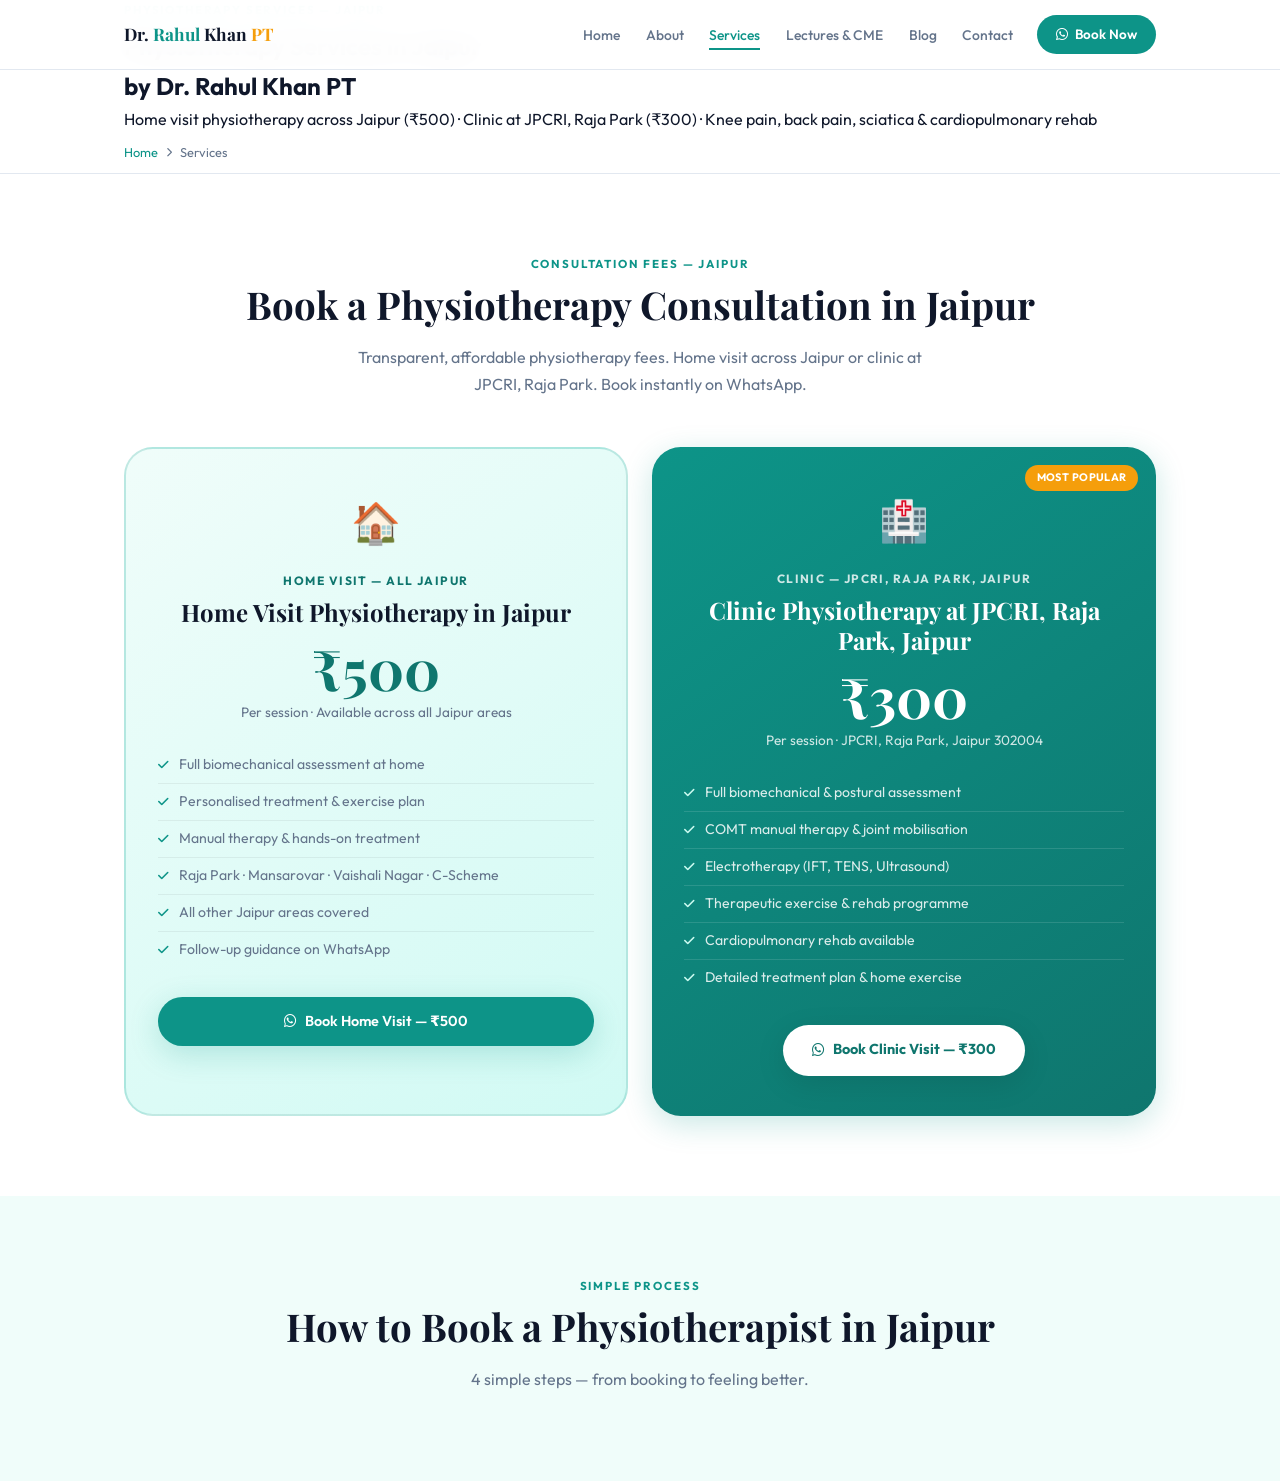
<file: services.html>
<!DOCTYPE html>
<html lang="en" itemscope itemtype="https://schema.org/WebPage">
<head>
  <meta charset="UTF-8"/>
  <meta name="viewport" content="width=device-width, initial-scale=1.0"/>
  <meta http-equiv="X-UA-Compatible" content="IE=edge"/>

  <!-- ═══ SEO META TAGS ═══ -->
  <title>Physiotherapy Services in Jaipur | Dr. Rahul Khan PT | Home Visit ₹500 | JPCRI ₹300</title>
  <meta name="description" content="Physiotherapy services in Jaipur by Dr. Rahul Khan PT. Home visit ₹500 across Jaipur. Clinic at JPCRI Raja Park ₹300. Knee pain, back pain, sciatica & cardiopulmonary rehab. Book on WhatsApp."/>
  <meta name="keywords" content="physiotherapy services jaipur, home visit physiotherapy jaipur, physiotherapy clinic raja park jaipur, knee pain treatment jaipur, back pain physiotherapy jaipur, sciatica treatment jaipur, cardiopulmonary rehabilitation jaipur, JPCRI physiotherapist jaipur, physiotherapy fees jaipur, best physiotherapist jaipur"/>
  <meta name="robots" content="index, follow"/>
  <meta name="author" content="Dr. Rahul Khan PT"/>
  <meta name="geo.region" content="IN-RJ"/>
  <meta name="geo.placename" content="Jaipur, Rajasthan, India"/>
  <link rel="canonical" href="https://www.drrahulkhanpt.com/services.html"/>

  <!-- ═══ OPEN GRAPH ═══ -->
  <meta property="og:type"        content="website"/>
  <meta property="og:url"         content="https://www.drrahulkhanpt.com/services.html"/>
  <meta property="og:title"       content="Physiotherapy Services in Jaipur | Dr. Rahul Khan PT"/>
  <meta property="og:description" content="Home visit physiotherapy ₹500 & clinic at JPCRI Raja Park ₹300. Knee pain, back pain, cardiopulmonary rehab in Jaipur."/>
  <meta property="og:image"       content="https://www.drrahulkhanpt.com/dr-rahul.png"/>
  <meta property="og:locale"      content="en_IN"/>

  <!-- ═══ SCHEMA — Service + Offer ═══ -->
  <script type="application/ld+json">
  {
    "@context": "https://schema.org",
    "@type": "MedicalBusiness",
    "@id": "https://www.drrahulkhanpt.com/#physician",
    "name": "Dr. Rahul Khan PT — Physiotherapy Services Jaipur",
    "url": "https://www.drrahulkhanpt.com/services.html",
    "telephone": "+91-9351449746",
    "priceRange": "₹300 - ₹500",
    "address": {
      "@type": "PostalAddress",
      "streetAddress": "JPCRI, Raja Park",
      "addressLocality": "Jaipur",
      "addressRegion": "Rajasthan",
      "postalCode": "302004",
      "addressCountry": "IN"
    },
    "areaServed": [
      {"@type": "City",         "name": "Jaipur"},
      {"@type": "Neighborhood", "name": "Raja Park, Jaipur"},
      {"@type": "Neighborhood", "name": "Mansarovar, Jaipur"},
      {"@type": "Neighborhood", "name": "Vaishali Nagar, Jaipur"},
      {"@type": "Neighborhood", "name": "C-Scheme, Jaipur"}
    ],
    "hasOfferCatalog": {
      "@type": "OfferCatalog",
      "name": "Physiotherapy Services in Jaipur",
      "itemListElement": [
        {
          "@type": "Offer",
          "name": "Home Visit Physiotherapy — Jaipur",
          "description": "Physiotherapist home visit across all areas of Jaipur including Raja Park, Mansarovar, Vaishali Nagar and C-Scheme.",
          "price": "500",
          "priceCurrency": "INR",
          "seller": {"@type": "Physician", "name": "Dr. Rahul Khan PT"}
        },
        {
          "@type": "Offer",
          "name": "Clinic Physiotherapy — JPCRI, Raja Park, Jaipur",
          "description": "Offline physiotherapy consultation at JPCRI, Raja Park, Jaipur. Full biomechanical assessment and treatment.",
          "price": "300",
          "priceCurrency": "INR",
          "seller": {"@type": "Physician", "name": "Dr. Rahul Khan PT"}
        }
      ]
    }
  }
  </script>

  <!-- ═══ BREADCRUMB SCHEMA ═══ -->
  <script type="application/ld+json">
  {
    "@context": "https://schema.org",
    "@type": "BreadcrumbList",
    "itemListElement": [
      {"@type": "ListItem", "position": 1, "name": "Home",     "item": "https://www.drrahulkhanpt.com/index.html"},
      {"@type": "ListItem", "position": 2, "name": "Services", "item": "https://www.drrahulkhanpt.com/services.html"}
    ]
  }
  </script>

  <!-- ═══ FAQ SCHEMA — Services page ═══ -->
  <script type="application/ld+json">
  {
    "@context": "https://schema.org",
    "@type": "FAQPage",
    "mainEntity": [
      {
        "@type": "Question",
        "name": "What is the fee for physiotherapy home visit in Jaipur?",
        "acceptedAnswer": {
          "@type": "Answer",
          "text": "Dr. Rahul Khan PT charges ₹500 per session for home visit physiotherapy anywhere in Jaipur — including Raja Park, Mansarovar, Vaishali Nagar, C-Scheme and surrounding areas. Book via WhatsApp: +91-9351449746."
        }
      },
      {
        "@type": "Question",
        "name": "What is the clinic consultation fee at JPCRI Raja Park Jaipur?",
        "acceptedAnswer": {
          "@type": "Answer",
          "text": "The clinic physiotherapy consultation fee at JPCRI, Raja Park, Jaipur is ₹300 per session. This includes a full biomechanical assessment, diagnosis and hands-on treatment."
        }
      },
      {
        "@type": "Question",
        "name": "Which areas of Jaipur does Dr. Rahul Khan cover for home visits?",
        "acceptedAnswer": {
          "@type": "Answer",
          "text": "Dr. Rahul Khan PT provides physiotherapy home visits across all areas of Jaipur including Raja Park, Mansarovar, Vaishali Nagar, C-Scheme, Jagatpura, Malviya Nagar, Sanganer, Tonk Road and the entire city."
        }
      }
    ]
  }
  </script>

  <!-- ═══ FONTS & ICONS ═══ -->
  <link rel="preconnect" href="https://fonts.googleapis.com"/>
  <link rel="preconnect" href="https://fonts.gstatic.com" crossorigin/>
  <link href="https://fonts.googleapis.com/css2?family=Playfair+Display:ital,wght@0,600;0,700;1,400&family=Outfit:wght@300;400;500;600;700&display=swap" rel="stylesheet"/>
  <link rel="stylesheet" href="https://cdnjs.cloudflare.com/ajax/libs/font-awesome/6.5.0/css/all.min.css"/>
  <link rel="stylesheet" href="styles.css"/>

  <!-- ═══ SERVICES PAGE EXTRA STYLES ═══ -->
  <style>

    /* ── Pricing highlight cards ── */
    .pricing-hero {
      display: grid;
      grid-template-columns: 1fr 1fr;
      gap: 1.5rem;
      margin: 3rem 0 0;
    }
    .pricing-card {
      border-radius: var(--r-lg);
      padding: 2.5rem 2rem;
      position: relative;
      overflow: hidden;
      text-align: center;
      transition: transform 0.3s, box-shadow 0.3s;
    }
    .pricing-card:hover { transform: translateY(-6px); }
    .pricing-card.home {
      background: linear-gradient(145deg, var(--teal-pale), #d1faf4);
      border: 2px solid rgba(13,148,136,0.2);
    }
    .pricing-card.clinic {
      background: linear-gradient(145deg, var(--teal), var(--teal-dark));
      color: white;
      box-shadow: var(--shadow-teal);
    }
    .pricing-card.clinic .pricing-sub,
    .pricing-card.clinic .pricing-features li,
    .pricing-card.clinic .pricing-label { color: rgba(255,255,255,0.8); }
    .pricing-icon {
      font-size: 2.5rem;
      margin-bottom: 1rem;
      display: block;
    }
    .pricing-label {
      font-size: 0.75rem;
      font-weight: 700;
      letter-spacing: 0.12em;
      text-transform: uppercase;
      color: var(--teal-dark);
      margin-bottom: 0.4rem;
    }
    .pricing-card h2 {
      font-family: var(--font-display);
      font-size: clamp(1.2rem, 2vw, 1.5rem);
      font-weight: 700;
      margin-bottom: 0.5rem;
      line-height: 1.25;
    }
    .pricing-amount {
      font-family: var(--font-display);
      font-size: 3.5rem;
      font-weight: 700;
      color: var(--teal-dark);
      line-height: 1;
      margin: 0.8rem 0 0.3rem;
    }
    .pricing-card.clinic .pricing-amount { color: white; }
    .pricing-sub {
      font-size: 0.85rem;
      color: var(--text-muted);
      margin-bottom: 1.5rem;
    }
    .pricing-features {
      text-align: left;
      margin-bottom: 1.8rem;
    }
    .pricing-features li {
      display: flex;
      align-items: center;
      gap: 0.6rem;
      font-size: 0.88rem;
      color: var(--text-muted);
      padding: 0.4rem 0;
      border-bottom: 1px solid rgba(0,0,0,0.06);
    }
    .pricing-card.clinic .pricing-features li {
      border-bottom-color: rgba(255,255,255,0.12);
      color: rgba(255,255,255,0.85);
    }
    .pricing-features li:last-child { border-bottom: none; }
    .pricing-features i { color: var(--teal); font-size: 0.75rem; flex-shrink: 0; }
    .pricing-card.clinic .pricing-features i { color: var(--teal-light); }
    .popular-tag {
      position: absolute;
      top: 18px; right: 18px;
      background: var(--gold);
      color: white;
      font-size: 0.68rem;
      font-weight: 700;
      padding: 0.25rem 0.7rem;
      border-radius: var(--r-pill);
      letter-spacing: 0.04em;
      text-transform: uppercase;
    }

    /* ── Conditions treated grid ── */
    .conditions-detail-grid {
      display: grid;
      grid-template-columns: repeat(auto-fit, minmax(310px, 1fr));
      gap: 1.5rem;
      margin-top: 2.5rem;
    }
    .condition-detail-card {
      background: white;
      border: 1px solid var(--border);
      border-radius: var(--r-md);
      padding: 1.6rem;
      box-shadow: var(--shadow-xs);
      transition: all 0.3s;
    }
    .condition-detail-card:hover {
      transform: translateY(-5px);
      box-shadow: var(--shadow-teal);
      border-color: var(--teal);
    }
    .condition-detail-card .c-header {
      display: flex;
      align-items: center;
      gap: 0.8rem;
      margin-bottom: 0.8rem;
    }
    .condition-detail-card .c-icon {
      width: 44px; height: 44px;
      border-radius: var(--r-sm);
      background: var(--teal-pale);
      color: var(--teal);
      display: flex; align-items: center; justify-content: center;
      font-size: 1.1rem;
      flex-shrink: 0;
    }
    .condition-detail-card h3 { font-size: 1rem; font-weight: 700; line-height: 1.3; }
    .condition-detail-card p  { font-size: 0.85rem; color: var(--text-muted); line-height: 1.65; margin-bottom: 0.8rem; }
    .condition-symptoms {
      display: flex;
      flex-wrap: wrap;
      gap: 0.4rem;
      margin-top: 0.5rem;
    }
    .symptom-tag {
      background: var(--teal-pale);
      color: var(--teal-dark);
      font-size: 0.72rem;
      font-weight: 600;
      padding: 0.22rem 0.65rem;
      border-radius: var(--r-pill);
    }

    /* ── How it works ── */
    .process-steps {
      display: grid;
      grid-template-columns: repeat(auto-fit, minmax(200px, 1fr));
      gap: 0;
      margin-top: 2.5rem;
      position: relative;
    }
    .process-steps::before {
      content: '';
      position: absolute;
      top: 28px;
      left: 10%;
      right: 10%;
      height: 2px;
      background: linear-gradient(to right, var(--teal), var(--teal-light));
      z-index: 0;
    }
    .process-step {
      text-align: center;
      padding: 0 1rem;
      position: relative;
      z-index: 1;
    }
    .step-num {
      width: 56px; height: 56px;
      border-radius: 50%;
      background: var(--teal);
      color: white;
      font-family: var(--font-display);
      font-size: 1.3rem;
      font-weight: 700;
      display: flex;
      align-items: center;
      justify-content: center;
      margin: 0 auto 1rem;
      box-shadow: var(--shadow-teal);
      border: 3px solid white;
    }
    .process-step h4 { font-size: 0.95rem; font-weight: 700; margin-bottom: 0.4rem; }
    .process-step p  { font-size: 0.82rem; color: var(--text-muted); line-height: 1.55; }

    /* ── Areas served ── */
    .areas-grid {
      display: flex;
      flex-wrap: wrap;
      gap: 0.6rem;
      margin-top: 1.5rem;
    }
    .area-pill {
      display: flex;
      align-items: center;
      gap: 0.4rem;
      background: white;
      border: 1px solid var(--border);
      border-radius: var(--r-pill);
      padding: 0.45rem 1rem;
      font-size: 0.84rem;
      font-weight: 500;
      color: var(--text);
      box-shadow: var(--shadow-xs);
    }
    .area-pill i { color: var(--teal); font-size: 0.75rem; }

    /* ── FAQ ── */
    .faq-list {
      max-width: 780px;
      margin: 2.5rem auto 0;
      display: flex;
      flex-direction: column;
      gap: 0.8rem;
    }
    .faq-item {
      background: white;
      border: 1px solid var(--border);
      border-radius: var(--r-md);
      overflow: hidden;
      transition: box-shadow 0.25s;
    }
    .faq-item[open]       { border-color: var(--teal); box-shadow: var(--shadow-teal); }
    .faq-item summary {
      padding: 1.1rem 1.4rem;
      font-weight: 600;
      font-size: 0.95rem;
      color: var(--text);
      list-style: none;
      display: flex;
      align-items: center;
      justify-content: space-between;
      gap: 1rem;
      cursor: pointer;
      user-select: none;
    }
    .faq-item summary::-webkit-details-marker { display: none; }
    .faq-item summary::after {
      content: '+';
      font-size: 1.3rem;
      color: var(--teal);
      font-weight: 300;
      transition: transform 0.3s;
      flex-shrink: 0;
    }
    .faq-item[open] summary::after { transform: rotate(45deg); }
    .faq-item[open] summary        { color: var(--teal-dark); }
    .faq-answer { padding: 0 1.4rem 1.2rem; }
    .faq-answer p { font-size: 0.9rem; color: var(--text-muted); line-height: 1.75; }

    /* ── Breadcrumb ── */
    .breadcrumb-bar { background: white; border-bottom: 1px solid var(--border); padding: 0.6rem 0; }
    .breadcrumb { display: flex; align-items: center; gap: 0.5rem; font-size: 0.8rem; color: var(--text-muted); }
    .breadcrumb a { color: var(--teal); }
    .breadcrumb a:hover { text-decoration: underline; }
    .breadcrumb i { font-size: 0.6rem; }

    @media (max-width: 768px) {
      .pricing-hero  { grid-template-columns: 1fr; }
      .process-steps::before { display: none; }
    }
  </style>
</head>

<body>

  <!-- ════════ NAVBAR ════════ -->
  <nav class="navbar" id="navbar" role="navigation" aria-label="Main navigation">
    <div class="nav-container">
      <a href="index.html" class="nav-logo">Dr. <span>Rahul</span> Khan <em>PT</em></a>
      <ul class="nav-links" id="navLinks" role="menubar">
        <li role="none"><a href="index.html"               role="menuitem">Home</a></li>
        <li role="none"><a href="about.html"               role="menuitem">About</a></li>
        <li role="none"><a href="services.html" class="active" role="menuitem">Services</a></li>
        <li role="none"><a href="lectures-cme.html"        role="menuitem">Lectures &amp; CME</a></li>
        <li role="none"><a href="blog.html"                role="menuitem">Blog</a></li>
        <li role="none"><a href="contact.html"             role="menuitem">Contact</a></li>
      </ul>
      <a href="https://wa.me/919351449746?text=Hi%20Dr.%20Rahul,%20I%20want%20to%20book%20an%20appointment."
         class="btn-nav" target="_blank" rel="noopener">
        <i class="fab fa-whatsapp" aria-hidden="true"></i> Book Now
      </a>
      <button class="hamburger" id="hamburger" aria-label="Open menu" aria-expanded="false">
        <span></span><span></span><span></span>
      </button>
    </div>
  </nav>

  <!-- ════════ PAGE HERO ════════ -->
  <section class="page-hero" aria-label="Physiotherapy services in Jaipur">
    <div class="container">
      <p class="section-label">Physiotherapy Services — Jaipur</p>
      <h1>Physiotherapy Services in Jaipur<br/>by Dr. Rahul Khan PT</h1>
      <p>Home visit physiotherapy across Jaipur (₹500) · Clinic at JPCRI, Raja Park (₹300) · Knee pain, back pain, sciatica &amp; cardiopulmonary rehab</p>
    </div>
  </section>

  <!-- ════════ BREADCRUMB ════════ -->
  <div class="breadcrumb-bar">
    <div class="container">
      <nav class="breadcrumb" aria-label="Breadcrumb">
        <a href="index.html">Home</a>
        <i class="fas fa-chevron-right" aria-hidden="true"></i>
        <span aria-current="page">Services</span>
      </nav>
    </div>
  </div>

  <!-- ════════ PRICING CARDS ════════ -->
  <section class="section" id="pricing" aria-labelledby="pricing-heading">
    <div class="container">
      <p class="section-label text-center">Consultation Fees — Jaipur</p>
      <h2 class="section-title text-center" id="pricing-heading">
        Book a Physiotherapy Consultation in Jaipur
      </h2>
      <p class="section-sub text-center">
        Transparent, affordable physiotherapy fees. Home visit across Jaipur or clinic at JPCRI, Raja Park. Book instantly on WhatsApp.
      </p>

      <div class="pricing-hero">

        <!-- Home Visit -->
        <div class="pricing-card home">
          <span class="pricing-icon">🏠</span>
          <div class="pricing-label">Home Visit — All Jaipur</div>
          <h2>Home Visit Physiotherapy in Jaipur</h2>
          <div class="pricing-amount">₹500</div>
          <p class="pricing-sub">Per session · Available across all Jaipur areas</p>
          <ul class="pricing-features">
            <li><i class="fas fa-check" aria-hidden="true"></i> Full biomechanical assessment at home</li>
            <li><i class="fas fa-check" aria-hidden="true"></i> Personalised treatment &amp; exercise plan</li>
            <li><i class="fas fa-check" aria-hidden="true"></i> Manual therapy &amp; hands-on treatment</li>
            <li><i class="fas fa-check" aria-hidden="true"></i> Raja Park · Mansarovar · Vaishali Nagar · C-Scheme</li>
            <li><i class="fas fa-check" aria-hidden="true"></i> All other Jaipur areas covered</li>
            <li><i class="fas fa-check" aria-hidden="true"></i> Follow-up guidance on WhatsApp</li>
          </ul>
          <a href="https://wa.me/919351449746?text=Hi%20Dr.%20Rahul,%20I%20want%20to%20book%20a%20home%20visit%20physiotherapy%20in%20Jaipur."
             class="btn-primary full" target="_blank" rel="noopener">
            <i class="fab fa-whatsapp" aria-hidden="true"></i> Book Home Visit — ₹500
          </a>
        </div>

        <!-- Clinic Visit -->
        <div class="pricing-card clinic">
          <div class="popular-tag">Most Popular</div>
          <span class="pricing-icon">🏥</span>
          <div class="pricing-label">Clinic — JPCRI, Raja Park, Jaipur</div>
          <h2>Clinic Physiotherapy at JPCRI, Raja Park, Jaipur</h2>
          <div class="pricing-amount">₹300</div>
          <p class="pricing-sub">Per session · JPCRI, Raja Park, Jaipur 302004</p>
          <ul class="pricing-features">
            <li><i class="fas fa-check" aria-hidden="true"></i> Full biomechanical &amp; postural assessment</li>
            <li><i class="fas fa-check" aria-hidden="true"></i> COMT manual therapy &amp; joint mobilisation</li>
            <li><i class="fas fa-check" aria-hidden="true"></i> Electrotherapy (IFT, TENS, Ultrasound)</li>
            <li><i class="fas fa-check" aria-hidden="true"></i> Therapeutic exercise &amp; rehab programme</li>
            <li><i class="fas fa-check" aria-hidden="true"></i> Cardiopulmonary rehab available</li>
            <li><i class="fas fa-check" aria-hidden="true"></i> Detailed treatment plan &amp; home exercise</li>
          </ul>
          <a href="https://wa.me/919351449746?text=Hi%20Dr.%20Rahul,%20I%20want%20to%20book%20a%20clinic%20appointment%20at%20JPCRI%20Raja%20Park%20Jaipur."
             class="btn-white full" target="_blank" rel="noopener">
            <i class="fab fa-whatsapp" aria-hidden="true"></i> Book Clinic Visit — ₹300
          </a>
        </div>

      </div>
    </div>
  </section>

  <!-- ════════ HOW IT WORKS ════════ -->
  <section class="section bg-pale" id="process" aria-labelledby="process-heading">
    <div class="container">
      <p class="section-label text-center">Simple Process</p>
      <h2 class="section-title text-center" id="process-heading">
        How to Book a Physiotherapist in Jaipur
      </h2>
      <p class="section-sub text-center">4 simple steps — from booking to feeling better.</p>

      <div class="
</file>
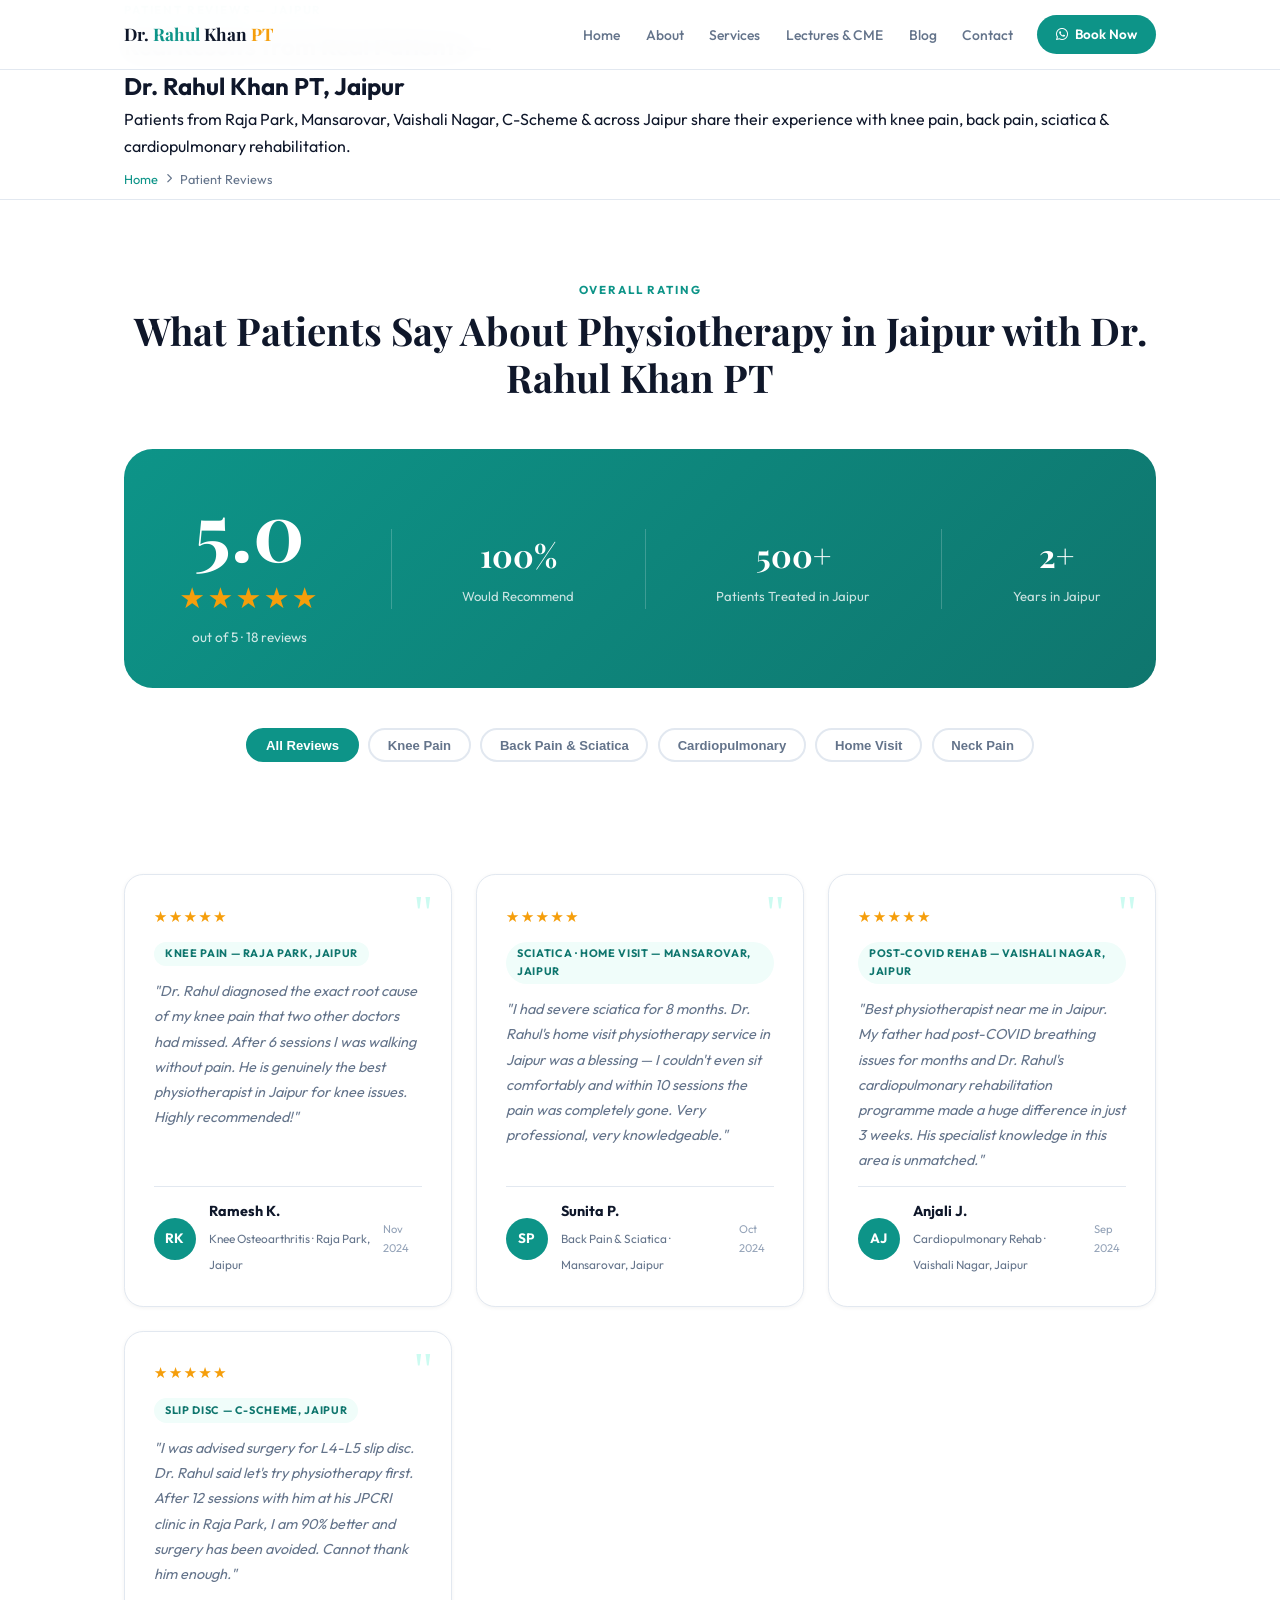
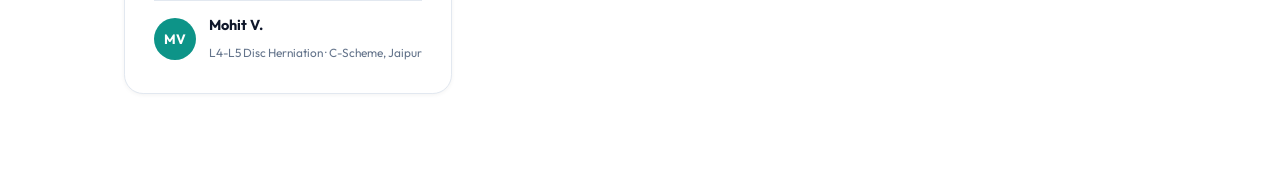
<file: testimonials.html>
<!DOCTYPE html>
<html lang="en" itemscope itemtype="https://schema.org/WebPage">
<head>
  <meta charset="UTF-8"/>
  <meta name="viewport" content="width=device-width, initial-scale=1.0"/>
  <meta http-equiv="X-UA-Compatible" content="IE=edge"/>

  <!-- ═══ SEO META TAGS ═══ -->
  <title>Patient Reviews — Best Physiotherapist in Jaipur | Dr. Rahul Khan PT</title>
  <meta name="description" content="Read real patient reviews for Dr. Rahul Khan PT — best physiotherapist in Jaipur. Patients from Raja Park, Mansarovar, Vaishali Nagar & C-Scheme share results for knee pain, back pain, sciatica & cardiopulmonary rehab."/>
  <meta name="keywords" content="physiotherapist reviews jaipur, best physiotherapist jaipur reviews, knee pain treatment reviews jaipur, back pain physiotherapy reviews jaipur, Dr Rahul Khan PT reviews, physiotherapist raja park jaipur, home visit physiotherapy jaipur reviews, cardiopulmonary rehab reviews jaipur"/>
  <meta name="robots" content="index, follow"/>
  <meta name="author" content="Dr. Rahul Khan PT"/>
  <meta name="geo.region" content="IN-RJ"/>
  <meta name="geo.placename" content="Jaipur, Rajasthan, India"/>
  <link rel="canonical" href="https://www.drrahulkhanpt.com/testimonials.html"/>

  <!-- ═══ OPEN GRAPH ═══ -->
  <meta property="og:type"        content="website"/>
  <meta property="og:url"         content="https://www.drrahulkhanpt.com/testimonials.html"/>
  <meta property="og:title"       content="Patient Reviews — Best Physiotherapist in Jaipur | Dr. Rahul Khan PT"/>
  <meta property="og:description" content="Real patient reviews for knee pain, back pain, sciatica & cardiopulmonary rehab treatment by Dr. Rahul Khan PT in Jaipur."/>
  <meta property="og:image"       content="https://www.drrahulkhanpt.com/dr-rahul.png"/>
  <meta property="og:locale"      content="en_IN"/>

  <!-- ═══ SCHEMA — AggregateRating + Reviews ═══ -->
  <script type="application/ld+json">
  {
    "@context": "https://schema.org",
    "@type": "Physician",
    "@id": "https://www.drrahulkhanpt.com/#physician",
    "name": "Dr. Rahul Khan PT",
    "url": "https://www.drrahulkhanpt.com",
    "image": "https://www.drrahulkhanpt.com/dr-rahul.png",
    "telephone": "+91-9351449746",
    "address": {
      "@type": "PostalAddress",
      "streetAddress": "JPCRI, Raja Park",
      "addressLocality": "Jaipur",
      "addressRegion": "Rajasthan",
      "postalCode": "302004",
      "addressCountry": "IN"
    },
    "aggregateRating": {
      "@type": "AggregateRating",
      "ratingValue": "5",
      "reviewCount": "18",
      "bestRating": "5",
      "worstRating": "1"
    },
    "review": [
      {
        "@type": "Review",
        "author": {"@type": "Person", "name": "Ramesh K."},
        "reviewRating": {"@type": "Rating", "ratingValue": "5", "bestRating": "5"},
        "reviewBody": "Dr. Rahul diagnosed the exact root cause of my knee pain that two other doctors had missed. After 6 sessions I was walking without pain. Best physiotherapist in Jaipur for knee pain.",
        "datePublished": "2024-11-15"
      },
      {
        "@type": "Review",
        "author": {"@type": "Person", "name": "Sunita P."},
        "reviewRating": {"@type": "Rating", "ratingValue": "5", "bestRating": "5"},
        "reviewBody": "I had severe sciatica for 8 months. Dr. Rahul's home visit physiotherapy in Jaipur was a blessing — within 10 sessions the pain was completely gone.",
        "datePublished": "2024-10-20"
      },
      {
        "@type": "Review",
        "author": {"@type": "Person", "name": "Anjali J."},
        "reviewRating": {"@type": "Rating", "ratingValue": "5", "bestRating": "5"},
        "reviewBody": "Best physiotherapist near me in Jaipur. My father had post-COVID breathing issues and Dr. Rahul's cardiopulmonary rehab programme made a huge difference in just 3 weeks.",
        "datePublished": "2024-09-05"
      }
    ]
  }
  </script>

  <!-- ═══ BREADCRUMB SCHEMA ═══ -->
  <script type="application/ld+json">
  {
    "@context": "https://schema.org",
    "@type": "BreadcrumbList",
    "itemListElement": [
      {"@type": "ListItem", "position": 1, "name": "Home",         "item": "https://www.drrahulkhanpt.com/index.html"},
      {"@type": "ListItem", "position": 2, "name": "Testimonials", "item": "https://www.drrahulkhanpt.com/testimonials.html"}
    ]
  }
  </script>

  <!-- ═══ FONTS & ICONS ═══ -->
  <link rel="preconnect" href="https://fonts.googleapis.com"/>
  <link rel="preconnect" href="https://fonts.gstatic.com" crossorigin/>
  <link href="https://fonts.googleapis.com/css2?family=Playfair+Display:ital,wght@0,600;0,700;1,400&family=Outfit:wght@300;400;500;600;700&display=swap" rel="stylesheet"/>
  <link rel="stylesheet" href="https://cdnjs.cloudflare.com/ajax/libs/font-awesome/6.5.0/css/all.min.css"/>
  <link rel="stylesheet" href="styles.css"/>

  <style>
    /* ── Breadcrumb ── */
    .breadcrumb-bar { background: white; border-bottom: 1px solid var(--border); padding: 0.6rem 0; }
    .breadcrumb { display: flex; align-items: center; gap: 0.5rem; font-size: 0.8rem; color: var(--text-muted); }
    .breadcrumb a { color: var(--teal); }
    .breadcrumb a:hover { text-decoration: underline; }
    .breadcrumb i { font-size: 0.6rem; }

    /* ── Rating summary bar ── */
    .rating-summary {
      background: linear-gradient(135deg, var(--teal), var(--teal-dark));
      border-radius: var(--r-lg);
      padding: 2.5rem 2rem;
      display: flex;
      align-items: center;
      justify-content: space-around;
      gap: 1.5rem;
      flex-wrap: wrap;
      margin-top: 3rem;
      color: white;
      text-align: center;
    }
    .rating-big {
      font-family: var(--font-display);
      font-size: 5rem;
      font-weight: 700;
      line-height: 1;
      color: white;
    }
    .rating-stars-big { font-size: 1.8rem; color: var(--gold); letter-spacing: 0.08em; margin: 0.3rem 0; }
    .rating-label { font-size: 0.85rem; opacity: 0.8; }
    .rating-divider { width: 1px; height: 80px; background: rgba(255,255,255,0.2); }
    .rating-stat strong { display: block; font-family: var(--font-display); font-size: 2rem; font-weight: 700; }
    .rating-stat span   { font-size: 0.82rem; opacity: 0.78; }

    /* ── Filter tabs ── */
    .filter-tabs {
      display: flex;
      flex-wrap: wrap;
      gap: 0.6rem;
      margin: 2.5rem 0 0;
      justify-content: center;
    }
    .filter-tab {
      padding: 0.45rem 1.1rem;
      border-radius: var(--r-pill);
      border: 2px solid var(--border);
      background: white;
      font-size: 0.82rem;
      font-weight: 600;
      color: var(--text-muted);
      cursor: pointer;
      transition: all 0.2s;
    }
    .filter-tab:hover,
    .filter-tab.active {
      border-color: var(--teal);
      background: var(--teal);
      color: white;
    }

    /* ── Review cards ── */
    .reviews-grid {
      display: grid;
      grid-template-columns: repeat(auto-fill, minmax(310px, 1fr));
      gap: 1.5rem;
      margin-top: 2rem;
    }
    .review-card {
      background: white;
      border: 1px solid var(--border);
      border-radius: var(--r-md);
      padding: 1.8rem;
      box-shadow: var(--shadow-xs);
      transition: all 0.3s;
      display: flex;
      flex-direction: column;
      gap: 0.8rem;
      position: relative;
    }
    .review-card:hover { transform: translateY(-5px); box-shadow: var(--shadow-teal); border-color: var(--teal); }
    .review-card .quote-icon {
      font-size: 3rem;
      color: var(--teal-light);
      font-family: Georgia, serif;
      line-height: 1;
      position: absolute;
      top: 14px; right: 18px;
      pointer-events: none;
    }
    .review-stars { color: var(--gold); font-size: 0.95rem; letter-spacing: 0.08em; }
    .review-condition {
      display: inline-block;
      background: var(--teal-pale);
      color: var(--teal-dark);
      font-size: 0.68rem;
      font-weight: 700;
      letter-spacing: 0.06em;
      text-transform: uppercase;
      padding: 0.22rem 0.7rem;
      border-radius: var(--r-pill);
      width: fit-content;
    }
    .review-text {
      font-size: 0.9rem;
      color: var(--text-muted);
      line-height: 1.75;
      font-style: italic;
      flex: 1;
    }
    .review-author {
      display: flex;
      align-items: center;
      gap: 0.8rem;
      padding-top: 0.8rem;
      border-top: 1px solid var(--border);
    }
    .review-avatar {
      width: 42px; height: 42px;
      border-radius: 50%;
      background: var(--teal);
      color: white;
      display: flex; align-items: center; justify-content: center;
      font-weight: 700;
      font-size: 0.85rem;
      flex-shrink: 0;
    }
    .review-author strong { display: block; font-size: 0.9rem; color: var(--text); }
    .review-author small  { font-size: 0.74rem; color: var(--text-muted); }
    .review-date          { font-size: 0.7rem; color: var(--text-light); margin-left: auto; }

    /* ── Video testimonial placeholder ── */
    .video-reviews-grid {
      display: grid;
      grid-template-columns: repeat(auto-fit, minmax(260px, 1fr));
      gap: 1.5rem;
      margin-top: 2.5rem;
    }
    .video-review-card {
      background: linear-gradient(135deg, #1a1a1a, #0f2a1a);
      border-radius: var(--r-md);
      overflow: hidden;
      box-shadow: var(--shadow-md);
      transition: all 0.3s;
    }
    .video-review-card:hover { transform: translateY(-5px); box-shadow: var(--shadow-lg); }
    .vr-thumb {
      height: 150px;
      display: flex;
      align-items: center;
      justify-content: center;
      position: relative;
      background: linear-gradient(135deg, #1a1a1a, #002a1a);
    }
    .vr-play {
      width: 56px; height: 56px;
      border-radius: 50%;
      background: rgba(255,255,255,0.12);
      border: 2px solid rgba(255,255,255,0.3);
      display: flex; align-items: center; justify-content: center;
      font-size: 1.4rem;
      color: white;
      transition: all 0.2s;
    }
    .video-review-card:hover .vr-play { background: var(--teal); border-color: var(--teal); }
    .vr-body { padding: 1.1rem; }
    .vr-body h4 { font-size: 0.92rem; font-weight: 700; color: white; margin-bottom: 0.3rem; }
    .vr-body p  { font-size: 0.78rem; color: rgba(255,255,255,0.55); }
    .vr-tag {
      display: inline-block;
      background: var(--teal);
      color: white;
      font-size: 0.65rem;
      font-weight: 700;
      padding: 0.18rem 0.55rem;
      border-radius: var(--r-pill);
      margin-bottom: 0.5rem;
      text-transform: uppercase;
      letter-spacing: 0.05em;
    }

    /* ── Share review CTA ── */
    .share-review-box {
      background: var(--teal-pale);
      border: 2px dashed rgba(13,148,136,0.3);
      border-radius: var(--r-lg);
      padding: 2.5rem;
      text-align: center;
      margin-top: 3rem;
    }
    .share-review-box h3 {
      font-family: var(--font-display);
      font-size: 1.4rem;
      font-weight: 700;
      margin-bottom: 0.6rem;
    }
    .share-review-box p { color: var(--text-muted); font-size: 0.92rem; max-width: 480px; margin: 0 auto 1.5rem; line-height: 1.65; }
    .share-btns { display: flex; gap: 0.8rem; justify-content: center; flex-wrap: wrap; }

    @media (max-width: 768px) {
      .rating-divider { display: none; }
      .rating-summary { gap: 1rem; }
    }
  </style>
</head>

<body>

  <!-- ════════ NAVBAR ════════ -->
  <nav class="navbar" id="navbar" role="navigation" aria-label="Main navigation">
    <div class="nav-container">
      <a href="index.html" class="nav-logo">Dr. <span>Rahul</span> Khan <em>PT</em></a>
      <ul class="nav-links" id="navLinks" role="menubar">
        <li role="none"><a href="index.html"                        role="menuitem">Home</a></li>
        <li role="none"><a href="about.html"                        role="menuitem">About</a></li>
        <li role="none"><a href="services.html"                     role="menuitem">Services</a></li>
        <li role="none"><a href="lectures-cme.html"                 role="menuitem">Lectures &amp; CME</a></li>
        <li role="none"><a href="blog.html"                         role="menuitem">Blog</a></li>
        <li role="none"><a href="contact.html"                      role="menuitem">Contact</a></li>
      </ul>
      <a href="https://wa.me/919351449746?text=Hi%20Dr.%20Rahul,%20I%20want%20to%20book%20an%20appointment."
         class="btn-nav" target="_blank" rel="noopener">
        <i class="fab fa-whatsapp" aria-hidden="true"></i> Book Now
      </a>
      <button class="hamburger" id="hamburger" aria-label="Open menu" aria-expanded="false">
        <span></span><span></span><span></span>
      </button>
    </div>
  </nav>

  <!-- ════════ PAGE HERO ════════ -->
  <section class="page-hero" aria-label="Patient reviews for Dr. Rahul Khan PT Jaipur">
    <div class="container">
      <p class="section-label">Patient Reviews — Jaipur</p>
      <h1>Real Results from Real Patients —<br/>Dr. Rahul Khan PT, Jaipur</h1>
      <p>Patients from Raja Park, Mansarovar, Vaishali Nagar, C-Scheme &amp; across Jaipur share their experience with knee pain, back pain, sciatica &amp; cardiopulmonary rehabilitation.</p>
    </div>
  </section>

  <!-- ════════ BREADCRUMB ════════ -->
  <div class="breadcrumb-bar">
    <div class="container">
      <nav class="breadcrumb" aria-label="Breadcrumb">
        <a href="index.html">Home</a>
        <i class="fas fa-chevron-right" aria-hidden="true"></i>
        <span aria-current="page">Patient Reviews</span>
      </nav>
    </div>
  </div>

  <!-- ════════ RATING SUMMARY ════════ -->
  <section class="section" id="rating" aria-label="Overall patient rating for Dr. Rahul Khan PT Jaipur">
    <div class="container">
      <p class="section-label text-center">Overall Rating</p>
      <h2 class="section-title text-center">
        What Patients Say About Physiotherapy in Jaipur with Dr. Rahul Khan PT
      </h2>

      <div class="rating-summary" itemscope itemtype="https://schema.org/AggregateRating">
        <div>
          <div class="rating-big" itemprop="ratingValue">5.0</div>
          <div class="rating-stars-big" aria-label="5 out of 5 stars">★★★★★</div>
          <div class="rating-label">out of 5 · <span itemprop="reviewCount">18</span> reviews</div>
          <meta itemprop="bestRating" content="5"/>
        </div>
        <div class="rating-divider" aria-hidden="true"></div>
        <div class="rating-stat">
          <strong>100%</strong>
          <span>Would Recommend</span>
        </div>
        <div class="rating-divider" aria-hidden="true"></div>
        <div class="rating-stat">
          <strong>500+</strong>
          <span>Patients Treated in Jaipur</span>
        </div>
        <div class="rating-divider" aria-hidden="true"></div>
        <div class="rating-stat">
          <strong>2+</strong>
          <span>Years in Jaipur</span>
        </div>
      </div>

      <!-- Filter tabs -->
      <div class="filter-tabs" role="group" aria-label="Filter reviews by condition">
        <button class="filter-tab active" onclick="filterReviews('all')">All Reviews</button>
        <button class="filter-tab" onclick="filterReviews('knee')">Knee Pain</button>
        <button class="filter-tab" onclick="filterReviews('back')">Back Pain &amp; Sciatica</button>
        <button class="filter-tab" onclick="filterReviews('cardio')">Cardiopulmonary</button>
        <button class="filter-tab" onclick="filterReviews('homevisit')">Home Visit</button>
        <button class="filter-tab" onclick="filterReviews('neck')">Neck Pain</button>
      </div>

    </div>
  </section>

  <!-- ════════ REVIEWS GRID ════════ -->
  <section class="section" style="padding-top:0" id="reviews" aria-label="Patient reviews">
    <div class="container">
      <div class="reviews-grid" id="reviewsGrid">

        <!-- Review 1 -->
        <article class="review-card" data-cat="knee" itemscope itemtype="https://schema.org/Review">
          <span class="quote-icon" aria-hidden="true">"</span>
          <div class="review-stars" aria-label="5 stars">★★★★★</div>
          <span class="review-condition">Knee Pain — Raja Park, Jaipur</span>
          <p class="review-text" itemprop="reviewBody">"Dr. Rahul diagnosed the exact root cause of my knee pain that two other doctors had missed. After 6 sessions I was walking without pain. He is genuinely the best physiotherapist in Jaipur for knee issues. Highly recommended!"</p>
          <div class="review-author" itemprop="author" itemscope itemtype="https://schema.org/Person">
            <div class="review-avatar" aria-hidden="true">RK</div>
            <div>
              <strong itemprop="name">Ramesh K.</strong>
              <small>Knee Osteoarthritis · Raja Park, Jaipur</small>
            </div>
            <span class="review-date">Nov 2024</span>
          </div>
        </article>

        <!-- Review 2 -->
        <article class="review-card" data-cat="back homevisit" itemscope itemtype="https://schema.org/Review">
          <span class="quote-icon" aria-hidden="true">"</span>
          <div class="review-stars" aria-label="5 stars">★★★★★</div>
          <span class="review-condition">Sciatica · Home Visit — Mansarovar, Jaipur</span>
          <p class="review-text" itemprop="reviewBody">"I had severe sciatica for 8 months. Dr. Rahul's home visit physiotherapy service in Jaipur was a blessing — I couldn't even sit comfortably and within 10 sessions the pain was completely gone. Very professional, very knowledgeable."</p>
          <div class="review-author" itemprop="author" itemscope itemtype="https://schema.org/Person">
            <div class="review-avatar" aria-hidden="true">SP</div>
            <div>
              <strong itemprop="name">Sunita P.</strong>
              <small>Back Pain &amp; Sciatica · Mansarovar, Jaipur</small>
            </div>
            <span class="review-date">Oct 2024</span>
          </div>
        </article>

        <!-- Review 3 -->
        <article class="review-card" data-cat="cardio" itemscope itemtype="https://schema.org/Review">
          <span class="quote-icon" aria-hidden="true">"</span>
          <div class="review-stars" aria-label="5 stars">★★★★★</div>
          <span class="review-condition">Post-COVID Rehab — Vaishali Nagar, Jaipur</span>
          <p class="review-text" itemprop="reviewBody">"Best physiotherapist near me in Jaipur. My father had post-COVID breathing issues for months and Dr. Rahul's cardiopulmonary rehabilitation programme made a huge difference in just 3 weeks. His specialist knowledge in this area is unmatched."</p>
          <div class="review-author" itemprop="author" itemscope itemtype="https://schema.org/Person">
            <div class="review-avatar" aria-hidden="true">AJ</div>
            <div>
              <strong itemprop="name">Anjali J.</strong>
              <small>Cardiopulmonary Rehab · Vaishali Nagar, Jaipur</small>
            </div>
            <span class="review-date">Sep 2024</span>
          </div>
        </article>

        <!-- Review 4 -->
        <article class="review-card" data-cat="back" itemscope itemtype="https://schema.org/Review">
          <span class="quote-icon" aria-hidden="true">"</span>
          <div class="review-stars" aria-label="5 stars">★★★★★</div>
          <span class="review-condition">Slip Disc — C-Scheme, Jaipur</span>
          <p class="review-text" itemprop="reviewBody">"I was advised surgery for L4-L5 slip disc. Dr. Rahul said let's try physiotherapy first. After 12 sessions with him at his JPCRI clinic in Raja Park, I am 90% better and surgery has been avoided. Cannot thank him enough."</p>
          <div class="review-author" itemprop="author" itemscope itemtype="https://schema.org/Person">
            <div class="review-avatar" aria-hidden="true">MV</div>
            <div>
              <strong itemprop="name">Mohit V.</strong>
              <small>L4-L5 Disc Herniation · C-Scheme, Jaipur</small>
            </div>
            <span
</file>
<file: styles.css>
/* ═══════════════════════════════════════════════════════════════════
   DR. RAHUL KHAN PT — styles.css  (v2 — SEO/Schema Optimised Build)
   drrahulkhanpt.com | Physiotherapist in Jaipur
   ───────────────────────────────────────────────────────────────────
   HOW TO USE THIS FILE:
   • This ONE file controls the look of ALL pages.
   • Change a colour → edit Section 1 (CSS Variables)
   • Change fonts    → edit Section 2 (Font imports in HTML head too)
   • Each section is clearly numbered and labelled.
   • Never delete a section — comment it out if not needed.
═══════════════════════════════════════════════════════════════════ */


/* ─────────────────────────────────────────────
   SECTION 1 — CSS VARIABLES
   Edit these to change brand colours site-wide
───────────────────────────────────────────── */
:root {
  /* Brand Colours */
  --teal:         #0d9488;
  --teal-dark:    #0f766e;
  --teal-deeper:  #115e59;
  --teal-light:   #ccfbf1;
  --teal-pale:    #f0fdfa;
  --gold:         #f59e0b;
  --gold-dark:    #d97706;
  --gold-light:   #fef3c7;

  /* Text */
  --text:         #0f172a;
  --text-muted:   #64748b;
  --text-light:   #94a3b8;

  /* UI */
  --white:        #ffffff;
  --border:       #e2e8f0;
  --bg-pale:      #f8fafc;

  /* Shadows */
  --shadow-xs:    0 1px 4px rgba(0,0,0,0.05);
  --shadow-sm:    0 2px 10px rgba(0,0,0,0.07);
  --shadow-md:    0 8px 30px rgba(0,0,0,0.10);
  --shadow-lg:    0 20px 60px rgba(0,0,0,0.12);
  --shadow-teal:  0 8px 30px rgba(13,148,136,0.22);

  /* Border Radius */
  --r-sm:   0.6rem;
  --r-md:   1.2rem;
  --r-lg:   1.8rem;
  --r-xl:   2.4rem;
  --r-pill: 50px;

  /* Typography */
  --font-display: 'Playfair Display', Georgia, serif;
  --font-body:    'Outfit', system-ui, sans-serif;

  /* Spacing */
  --section-pad: 80px;
}


/* ─────────────────────────────────────────────
   SECTION 2 — RESET & BASE STYLES
───────────────────────────────────────────── */
*, *::before, *::after {
  margin: 0;
  padding: 0;
  box-sizing: border-box;
}

html {
  scroll-behavior: smooth;
  font-size: 16px;
  -webkit-text-size-adjust: 100%;
}

body {
  font-family: var(--font-body);
  color: var(--text);
  background: var(--white);
  overflow-x: hidden;
  line-height: 1.65;
  -webkit-font-smoothing: antialiased;
}

img {
  max-width: 100%;
  display: block;
  height: auto;
}

a {
  text-decoration: none;
  color: inherit;
  transition: color 0.2s;
}

ul { list-style: none; }

address { font-style: normal; }

details { cursor: pointer; }

/* Focus styles for accessibility */
a:focus-visible,
button:focus-visible {
  outline: 2px solid var(--teal);
  outline-offset: 3px;
  border-radius: 4px;
}


/* ─────────────────────────────────────────────
   SECTION 3 — UTILITY CLASSES
───────────────────────────────────────────── */
.container {
  max-width: 1160px;
  margin: 0 auto;
  padding: 0 5%;
}

.section       { padding: var(--section-pad) 0; }
.bg-pale       { background: var(--teal-pale); }
.bg-white      { background: var(--white); }
.text-center   { text-align: center; }
.mt-1          { margin-top: 1rem; }
.mt-2          { margin-top: 2rem; }
.mt-3          { margin-top: 3rem; }

.section-label {
  display: block;
  font-size: 0.72rem;
  font-weight: 700;
  letter-spacing: 0.16em;
  text-transform: uppercase;
  color: var(--teal);
  margin-bottom: 0.5rem;
}

.section-title {
  font-family: var(--font-display);
  font-size: clamp(1.65rem, 3vw, 2.4rem);
  font-weight: 700;
  color: var(--text);
  line-height: 1.22;
  margin-bottom: 1rem;
}

.section-sub {
  font-size: 1rem;
  color: var(--text-muted);
  max-width: 600px;
  margin: 0 auto 0.5rem;
  line-height: 1.72;
}


/* ─────────────────────────────────────────────
   SECTION 4 — BUTTONS
───────────────────────────────────────────── */

/* Primary — teal filled */
.btn-primary {
  display: inline-flex;
  align-items: center;
  gap: 0.5rem;
  background: var(--teal);
  color: var(--white);
  padding: 0.8rem 1.8rem;
  border-radius: var(--r-pill);
  font-family: var(--font-body);
  font-weight: 600;
  font-size: 0.9rem;
  border: none;
  cursor: pointer;
  transition: background 0.2s, transform 0.2s, box-shadow 0.2s;
  box-shadow: var(--shadow-teal);
  white-space: nowrap;
}
.btn-primary:hover {
  background: var(--teal-dark);
  transform: translateY(-2px);
  box-shadow: 0 12px 35px rgba(13,148,136,0.35);
  color: var(--white);
}
.btn-primary.full {
  display: flex;
  justify-content: center;
  width: 100%;
}

/* Secondary — gold filled */
.btn-secondary {
  display: inline-flex;
  align-items: center;
  gap: 0.5rem;
  background: var(--gold);
  color: var(--white);
  padding: 0.8rem 1.8rem;
  border-radius: var(--r-pill);
  font-weight: 600;
  font-size: 0.9rem;
  transition: all 0.2s;
  box-shadow: 0 4px 15px rgba(245,158,11,0.28);
  white-space: nowrap;
}
.btn-secondary:hover {
  background: var(--gold-dark);
  transform: translateY(-2px);
  color: var(--white);
}

/* Outline — teal border */
.btn-outline {
  display: inline-flex;
  align-items: center;
  gap: 0.5rem;
  border: 2px solid var(--teal);
  color: var(--teal);
  padding: 0.75rem 1.6rem;
  border-radius: var(--r-pill);
  font-weight: 600;
  font-size: 0.9rem;
  background: transparent;
  transition: all 0.2s;
  white-space: nowrap;
}
.btn-outline:hover {
  background: var(--teal);
  color: var(--white);
  transform: translateY(-2px);
}
.btn-outline.full {
  display: flex;
  justify-content: center;
  width: 100%;
}

/* Nav button */
.btn-nav {
  display: inline-flex;
  align-items: center;
  gap: 0.4rem;
  background: var(--teal);
  color: white;
  padding: 0.55rem 1.2rem;
  border-radius: var(--r-pill);
  font-weight: 600;
  font-size: 0.84rem;
  transition: background 0.2s;
  white-space: nowrap;
}
.btn-nav:hover { background: var(--teal-dark); color: white; }

/* White (on dark background) */
.btn-white {
  display: inline-flex;
  align-items: center;
  gap: 0.5rem;
  background: white;
  color: var(--teal-dark);
  padding: 0.85rem 1.8rem;
  border-radius: var(--r-pill);
  font-weight: 700;
  font-size: 0.9rem;
  transition: all 0.2s;
  box-shadow: var(--shadow-md);
  white-space: nowrap;
}
.btn-white:hover { transform: translateY(-2px); box-shadow: var(--shadow-lg); color: var(--teal-dark); }

/* White outline (on dark background) */
.btn-white-outline {
  display: inline-flex;
  align-items: center;
  gap: 0.5rem;
  border: 2px solid rgba(255,255,255,0.65);
  color: white;
  padding: 0.85rem 1.8rem;
  border-radius: var(--r-pill);
  font-weight: 600;
  font-size: 0.9rem;
  background: transparent;
  transition: all 0.2s;
  white-space: nowrap;
}
.btn-white-outline:hover {
  background: rgba(255,255,255,0.15);
  transform: translateY(-2px);
  color: white;
}


/* ─────────────────────────────────────────────
   SECTION 5 — NAVBAR
───────────────────────────────────────────── */
.navbar {
  position: fixed;
  top: 0; left: 0; right: 0;
  z-index: 1000;
  height: 70px;
  background: rgba(255,255,255,0.96);
  backdrop-filter: blur(14px);
  -webkit-backdrop-filter: blur(14px);
  border-bottom: 1px solid var(--border);
  transition: box-shadow 0.3s;
}
.navbar.scrolled { box-shadow: var(--shadow-md); }

.nav-container {
  max-width: 1160px;
  margin: 0 auto;
  padding: 0 5%;
  height: 100%;
  display: flex;
  align-items: center;
  gap: 1.5rem;
}

.nav-logo {
  font-family: var(--font-display);
  font-size: 1.08rem;
  font-weight: 700;
  color: var(--text);
  white-space: nowrap;
  margin-right: auto;
  flex-shrink: 0;
}
.nav-logo span { color: var(--teal); }
.nav-logo em   { font-style: normal; color: var(--gold); }

.nav-links {
  display: flex;
  align-items: center;
  gap: 1.6rem;
}
.nav-links a {
  font-size: 0.87rem;
  font-weight: 500;
  color: var(--text-muted);
  white-space: nowrap;
  padding: 0.25rem 0;
  border-bottom: 2px solid transparent;
  transition: color 0.2s, border-color 0.2s;
}
.nav-links a:hover,
.nav-links a.active {
  color: var(--teal);
  border-bottom-color: var(--teal);
}

.hamburger {
  display: none;
  flex-direction: column;
  gap: 5px;
  background: none;
  border: none;
  cursor: pointer;
  padding: 6px;
  flex-shrink: 0;
}
.hamburger span {
  display: block;
  width: 24px;
  height: 2px;
  background: var(--text);
  border-radius: 2px;
  transition: all 0.3s;
}
.hamburger.open span:nth-child(1) { transform: rotate(45deg) translate(5px, 5px); }
.hamburger.open span:nth-child(2) { opacity: 0; width: 0; }
.hamburger.open span:nth-child(3) { transform: rotate(-45deg) translate(5px, -5px); }


/* ─────────────────────────────────────────────
   SECTION 6 — HERO
───────────────────────────────────────────── */
.hero {
  min-height: 100vh;
  padding: 110px 5% 70px;
  background: linear-gradient(145deg, #f0fdfa 0%, #e0f7f4 45%, #ffffff 100%);
  position: relative;
  overflow: hidden;
  display: flex;
  align-items: center;
}

.hero-bg-shape {
  position: absolute;
  top: -120px; right: -120px;
  width: 650px; height: 650px;
  border-radius: 50%;
  background: radial-gradient(circle, rgba(13,148,136,0.09) 0%, transparent 65%);
  pointer-events: none;
}
.hero-bg-dots {
  position: absolute;
  inset: 0;
  background-image: radial-gradient(circle, rgba(13,148,136,0.065) 1px, transparent 1px);
  background-size: 28px 28px;
  pointer-events: none;
}

.hero-container {
  display: flex;
  align-items: center;
  gap: 4rem;
  max-width: 1160px;
  margin: 0 auto;
  width: 100%;
  position: relative;
  z-index: 1;
}

.hero-text { flex: 1; min-width: 0; }

.hero-badge {
  display: inline-flex;
  align-items: center;
  gap: 0.45rem;
  background: rgba(13,148,136,0.1);
  color: var(--teal-dark);
  padding: 0.4rem 1rem;
  border-radius: var(--r-pill);
  font-size: 0.76rem;
  font-weight: 700;
  letter-spacing: 0.05em;
  text-transform: uppercase;
  margin-bottom: 1.1rem;
  animation: fadeUp 0.5s ease both;
}

.hero-heading {
  font-family: var(--font-display);
  font-size: clamp(2.4rem, 5vw, 3.8rem);
  font-weight: 700;
  line-height: 1.1;
  color: var(--text);
  animation: fadeUp 0.6s ease 0.1s both;
}
.hero-heading .highlight { color: var(--teal); }

.hero-name-sub {
  font-family: var(--font-display);
  font-size: clamp(1.1rem, 2vw, 1.4rem);
  font-weight: 600;
  color: var(--teal-dark);
  margin-top: 0.3rem;
  font-style: italic;
  animation: fadeUp 0.6s ease 0.18s both;
}

.hero-quals {
  font-size: 0.84rem;
  font-weight: 500;
  color: var(--text-muted);
  margin-top: 0.6rem;
  letter-spacing: 0.02em;
  animation: fadeUp 0.6s ease 0.22s both;
}

.hero-tagline {
  margin-top: 1.1rem;
  font-size: 1.02rem;
  color: var(--text-muted);
  line-height: 1.78;
  max-width: 520px;
  animation: fadeUp 0.6s ease 0.3s both;
}
.hero-tagline strong { color: var(--teal-dark); }

.hero-btns {
  display: flex;
  flex-wrap: wrap;
  gap: 0.8rem;
  margin-top: 1.8rem;
  animation: fadeUp 0.6s ease 0.38s both;
}

.hero-socials {
  display: flex;
  flex-wrap: wrap;
  gap: 0.65rem;
  margin-top: 1.3rem;
  animation: fadeUp 0.6s ease 0.45s both;
}

.social-pill {
  display: inline-flex;
  align-items: center;
  gap: 0.4rem;
  padding: 0.45rem 1rem;
  border-radius: var(--r-pill);
  font-size: 0.8rem;
  font-weight: 600;
  transition: transform 0.2s, box-shadow 0.2s;
}
.social-pill:hover      { transform: translateY(-2px); box-shadow: var(--shadow-md); }
.social-pill.yt         { background: #ff0000; color: white; }
.social-pill.ig         { background: linear-gradient(135deg,#833ab4,#fd1d1d,#fcb045); color: white; }
.social-pill.call       { background: var(--teal); color: white; }

/* Hero photo */
.hero-photo-wrap {
  flex-shrink: 0;
  animation: fadeUp 0.8s ease 0.2s both;
}

.hero-photo-card {
  position: relative;
  width: 310px;
}

.photo-ring {
  position: absolute;
  inset: -14px;
  border-radius: var(--r-xl);
  border: 2px dashed rgba(13,148,136,0.28);
  animation: spin 22s linear infinite;
  pointer-events: none;
}
@keyframes spin { to { transform: rotate(360deg); } }

.hero-img {
  width: 100%;
  height: 390px;
  border-radius: var(--r-lg);
  object-fit: cover;
  object-position: top;
  box-shadow: var(--shadow-teal), 0 20px 60px rgba(0,0,0,0.10);
}

.photo-badge {
  position: absolute;
  background: white;
  border-radius: var(--r-sm);
  padding: 0.65rem 0.9rem;
  box-shadow: var(--shadow-md);
  display: flex;
  align-items: center;
  gap: 0.55rem;
}
.photo-badge.badge-top    { top: -14px; right: -14px; }
.photo-badge.badge-bottom { bottom: -14px; left: -14px; }
.badge-icon { font-size: 1.35rem; }
.photo-badge strong { display: block; font-size: 0.8rem; font-weight: 700; color: var(--text); }
.photo-badge small  { font-size: 0.68rem; color: var(--text-muted); }


/* ─────────────────────────────────────────────
   SECTION 7 — TRUST BAR
───────────────────────────────────────────── */
.trust-bar {
  background: var(--teal);
  padding: 1.1rem 5%;
  overflow: hidden;
}
.trust-items {
  display: flex;
  align-items: center;
  justify-content: center;
  flex-wrap: wrap;
  gap: 0.5rem 1.1rem;
  max-width: 1160px;
  margin: 0 auto;
}
.trust-item {
  display: flex;
  align-items: center;
  gap: 0.45rem;
  color: rgba(255,255,255,0.92);
  font-size: 0.83rem;
  font-weight: 500;
  white-space: nowrap;
}
.trust-divider {
  width: 1px;
  height: 14px;
  background: rgba(255,255,255,0.28);
  flex-shrink: 0;
}


/* ─────────────────────────────────────────────
   SECTION 8 — ABOUT SNAPSHOT
───────────────────────────────────────────── */
.about-snap-grid {
  display: flex;
  gap: 4rem;
  align-items: center;
  flex-wrap: wrap;
}

.about-snap-text {
  flex: 1.2;
  min-width: 280px;
}
.about-snap-text p {
  color: var(--text-muted);
  margin-bottom: 1rem;
  font-size: 0.96rem;
  line-height: 1.78;
}
.about-snap-text strong { color: var(--teal-dark); }

.about-snap-stats {
  flex: 1;
  min-width: 240px;
  display: grid;
  grid-template-columns: 1fr 1fr;
  gap: 1rem;
}

.stat-card {
  background: var(--teal-pale);
  border: 1px solid var(--border);
  border-radius: var(--r-md);
  padding: 1.4rem 1.1rem;
  text-align: center;
  transition: transform 0.25s, box-shadow 0.25s;
}
.stat-card:hover { transform: translateY(-4px); box-shadow: var(--shadow-teal); }
.stat-card.accent {
  background: var(--teal);
  border-color: var(--teal);
}
.stat-card.accent .stat-num,
.stat-card.accent .stat-lbl { color: white; }

.stat-num {
  display: block;
  font-family: var(--font-display);
  font-size: 2rem;
  font-weight: 700;
  color: var(--teal);
  line-height: 1;
}
.stat-lbl {
  display: block;
  font-size: 0.76rem;
  color: var(--text-muted);
  margin-top: 0.4rem;
  font-weight: 500;
  line-height: 1.4;
}


/* ─────────────────────────────────────────────
   SECTION 9 — SERVICES
───────────────────────────────────────────── */
.services-grid {
  display: grid;
  grid-template-columns: repeat(auto-fit, minmax(285px, 1fr));
  gap: 1.5rem;
  margin-top: 3rem;
}

.service-card {
  background: white;
  border-radius: var(--r-md);
  padding: 2rem;
  border: 1px solid var(--border);
  position: relative;
  overflow: hidden;
  box-shadow: var(--shadow-sm);
  transition: transform 0.3s, box-shadow 0.3s;
}
.service-card::before {
  content: '';
  position: absolute;
  top: 0; left: 0; right: 0;
  height: 4px;
  background: var(--teal);
}
.service-card.featured::before { background: var(--gold); }
.service-card:hover {
  transform: translateY(-7px);
  box-shadow: var(--shadow-teal);
}

.featured-tag {
  position: absolute;
  top: 16px; right: 16px;
  background: var(--gold);
  color: white;
  font-size: 0.68rem;
  font-weight: 700;
  padding: 0.2rem 0.65rem;
  border-radius: var(--r-pill);
  letter-spacing: 0.04em;
  text-transform: uppercase;
}

.service-icon-wrap {
  width: 50px; height: 50px;
  border-radius: var(--r-sm);
  display: flex;
  align-items: center;
  justify-content: center;
  font-size: 1.25rem;
  margin-bottom: 1rem;
}
.service-icon-wrap.teal { background: var(--teal-pale); color: var(--teal); }
.service-icon-wrap.gold { background: var(--gold-light); color: var(--gold); }

.service-card h3 {
  font-family: var(--font-display);
  font-size: 1.12rem;
  font-weight: 700;
  margin-bottom: 0.55rem;
  line-height: 1.3;
}
.service-card p {
  font-size: 0.875rem;
  color: var(--text-muted);
  line-height: 1.68;
  margin-bottom: 1rem;
}

.service-features { margin-bottom: 1.2rem; }
.service-features li {
  display: flex;
  align-items: center;
  gap: 0.5rem;
  font-size: 0.84rem;
  color: var(--text-muted);
  padding: 0.3rem 0;
  border-bottom: 1px solid var(--border);
}
.service-features li:last-child { border-bottom: none; }
.service-features i { color: var(--teal); font-size: 0.72rem; flex-shrink: 0; }

.service-price {
  font-family: var(--font-display);
  font-size: 1.45rem;
  font-weight: 700;
  color: var(--teal-dark);
  margin-bottom: 1.2rem;
}
.service-price span {
  font-size: 0.8rem;
  color: var(--text-muted);
  font-family: var(--font-body);
  font-weight: 400;
}


/* ─────────────────────────────────────────────
   SECTION 10 — CONDITIONS TREATED
───────────────────────────────────────────── */
.conditions-grid {
  display: grid;
  grid-template-columns: repeat(auto-fit, minmax(235px, 1fr));
  gap: 1.2rem;
  margin-top: 2.5rem;
}

.condition-card {
  background: white;
  border: 1px solid var(--border);
  border-radius: var(--r-md);
  padding: 1.5rem;
  display: flex;
  flex-direction: column;
  gap: 0.5rem;
  transition: all 0.3s;
  box-shadow: var(--shadow-xs);
  cursor: pointer;
}
.condition-card:hover {
  border-color: var(--teal);
  transform: translateY(-5px);
  box-shadow: var(--shadow-teal);
}
.condition-card i  { font-size: 1.55rem; color: var(--teal); }
.condition-card h3 { font-size: 0.98rem; font-weight: 700; color: var(--text); line-height: 1.3; }
.condition-card p  { font-size: 0.83rem; color: var(--text-muted); line-height: 1.58; }


/* ─────────────────────────────────────────────
   SECTION 11 — TESTIMONIALS
───────────────────────────────────────────── */
.testimonials-grid {
  display: grid;
  grid-template-columns: repeat(auto-fit, minmax(275px, 1fr));
  gap: 1.5rem;
  margin-top: 2.5rem;
}

.testimonial-card {
  background: white;
  border-radius: var(--r-md);
  padding: 1.8rem;
  border: 1px solid var(--border);
  box-shadow: var(--shadow-sm);
  transition: transform 0.3s, box-shadow 0.3s;
}
.testimonial-card:hover {
  transform: translateY(-5px);
  box-shadow: var(--shadow-teal);
}
.stars {
  color: var(--gold);
  font-size: 1rem;
  letter-spacing: 0.08em;
  margin-bottom: 0.85rem;
}
.testimonial-card p {
  font-size: 0.9rem;
  color: var(--text-muted);
  line-height: 1.72;
  font-style: italic;
  margin-bottom: 1.2rem;
}
.testimonial-author {
  display: flex;
  align-items: center;
  gap: 0.8rem;
}
.author-avatar {
  width: 40px; height: 40px;
  background: var(--teal);
  color: white;
  border-radius: 50%;
  display: flex;
  align-items: center;
  justify-content: center;
  font-weight: 700;
  font-size: 0.82rem;
  flex-shrink: 0;
}
.testimonial-author strong { display: block; font-size: 0.88rem; color: var(--text); }
.testimonial-author small  { font-size: 0.74rem; color: var(--text-muted); }


/* ─────────────────────────────────────────────
   SECTION 12 — BLOG CARDS
───────────────────────────────────────────── */
.blog-grid {
  display: grid;
  grid-template-columns: repeat(auto-fit, minmax(275px, 1fr));
  gap: 1.5rem;
  margin-top: 2.5rem;
}

.blog-card {
  background: white;
  border: 1px solid var(--border);
  border-radius: var(--r-md);
  padding: 1.6rem;
  box-shadow: var(--shadow-xs);
  transition: all 0.3s;
  display: flex;
  flex-direction: column;
  gap: 0.5rem;
}
.blog-card:hover {
  transform: translateY(-5px);
  box-shadow: var(--shadow-teal);
  border-color: var(--teal);
}
.blog-tag {
  display: inline-block;
  background: var(--teal-pale);
  color: var(--teal-dark);
  font-size: 0.7rem;
  font-weight: 700;
  letter-spacing: 0.07em;
  text-transform: uppercase;
  padding: 0.28rem 0.75rem;
  border-radius: var(--r-pill);
  width: fit-content;
}
.blog
</file>
